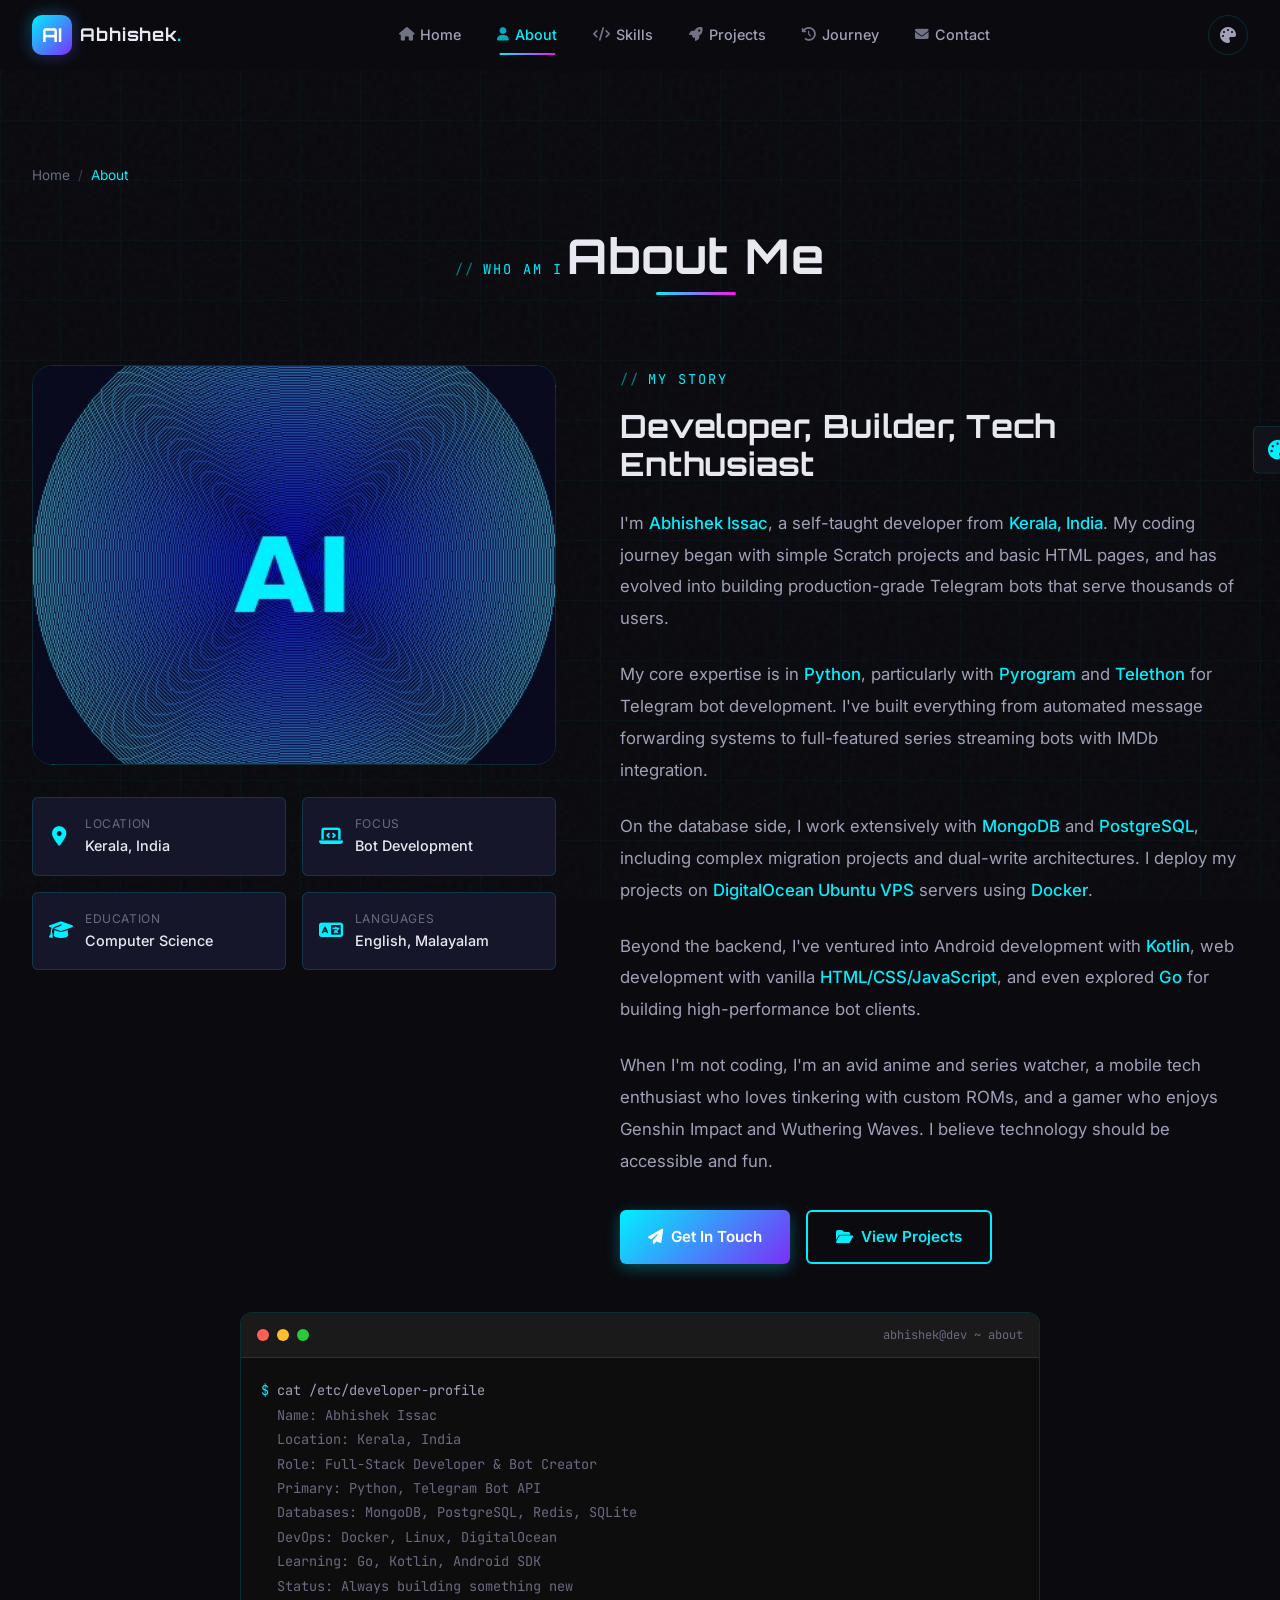
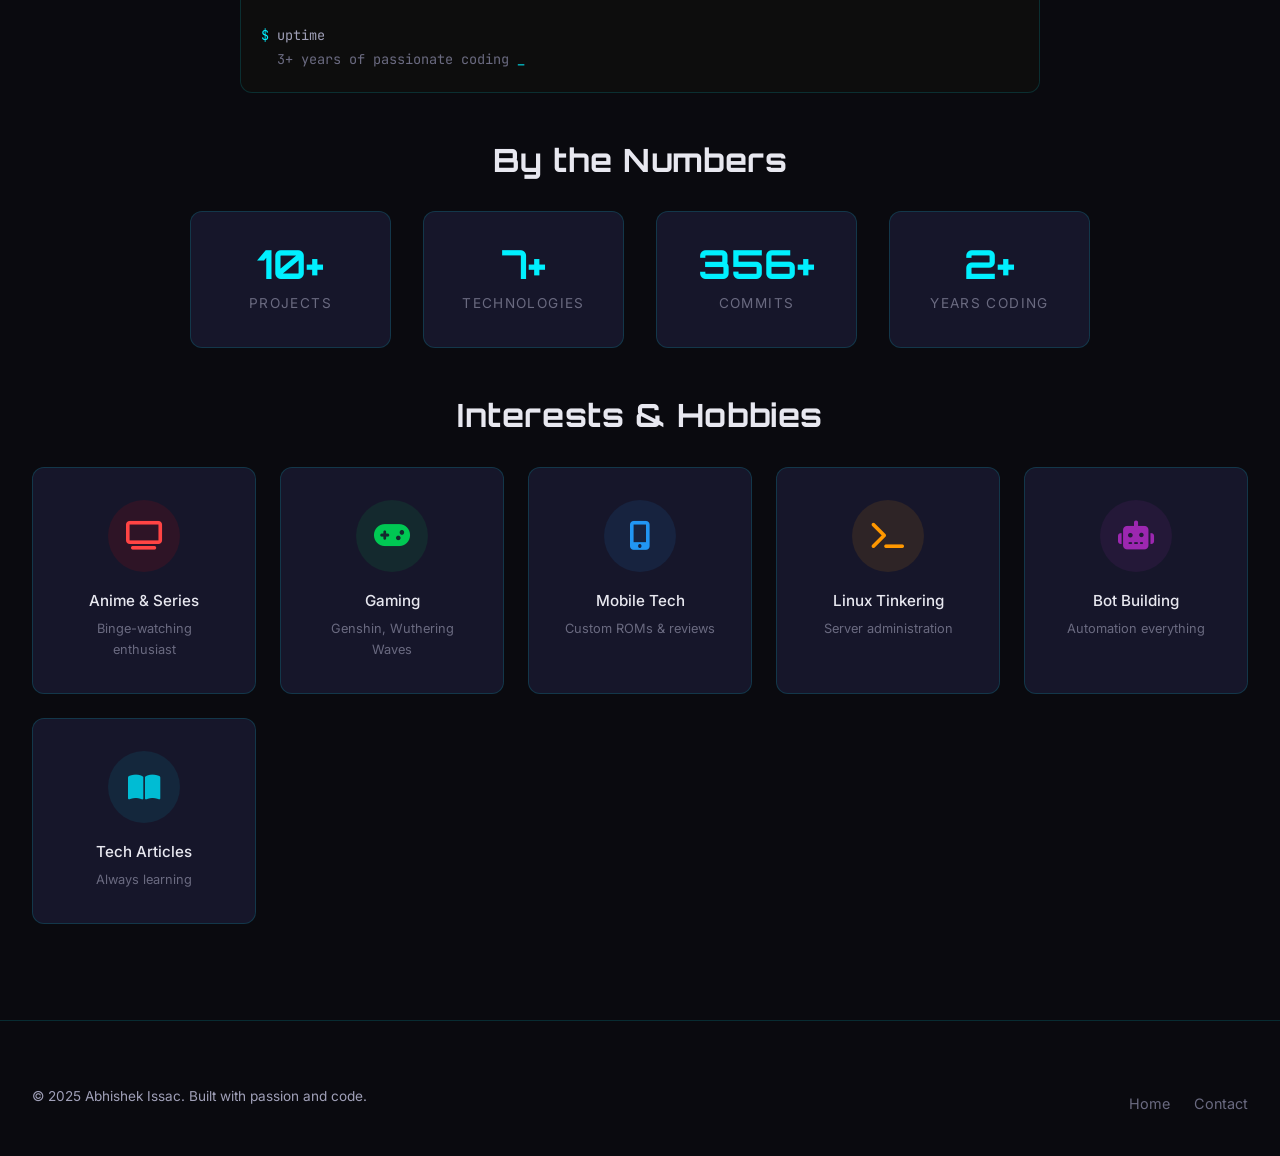
<file: about.html>
<!DOCTYPE html>
<html lang="en">
<head>
  <meta charset="UTF-8">
  <meta name="viewport" content="width=device-width, initial-scale=1.0">
  <meta name="description" content="About Abhishek Issac — Developer, Bot Creator, and Tech Enthusiast from Kerala, India.">
  <title>About — Abhishek Issac</title>

  <link rel="preconnect" href="https://fonts.googleapis.com">
  <link rel="preconnect" href="https://fonts.gstatic.com" crossorigin>
  <link href="https://fonts.googleapis.com/css2?family=Inter:wght@300;400;500;600;700;800&family=JetBrains+Mono:wght@400;500;600&family=Orbitron:wght@400;500;600;700;800;900&display=swap" rel="stylesheet">
  <link rel="stylesheet" href="https://cdnjs.cloudflare.com/ajax/libs/font-awesome/6.5.1/css/all.min.css">

  <link rel="stylesheet" href="assets/css/main.css">
  <link rel="stylesheet" href="assets/css/navigation.css">
  <link rel="stylesheet" href="assets/css/animations.css">
  <link rel="stylesheet" href="assets/css/components.css">
  <link rel="stylesheet" href="assets/css/themes.css">
  <link rel="stylesheet" href="assets/css/pages.css">
  <link rel="icon" href="favicon.ico" type="image/x-icon">
</head>
<body>
  <div class="page-transition">
    <div class="loader-ring" style="position: relative;"></div>
  </div>
  <div class="bg-grid"></div>
  <div class="noise-overlay"></div>

  <!-- Navigation -->
  <nav class="main-nav glass-dark" id="main-nav">
    <div class="nav-container">
      <a href="index.html" class="nav-logo">
        <div class="nav-logo-icon">AI</div>
        <div class="nav-logo-text">Abhishek<span>.</span></div>
      </a>
      <div class="nav-links">
        <a href="index.html" class="nav-link"><i class="fas fa-home"></i> Home</a>
        <a href="about.html" class="nav-link active"><i class="fas fa-user"></i> About</a>
        <a href="skills.html" class="nav-link"><i class="fas fa-code"></i> Skills</a>
        <a href="projects.html" class="nav-link"><i class="fas fa-rocket"></i> Projects</a>
        <a href="timeline.html" class="nav-link"><i class="fas fa-clock-rotate-left"></i> Journey</a>
        <a href="contact.html" class="nav-link"><i class="fas fa-envelope"></i> Contact</a>
      </div>
      <div class="nav-actions">
        <button class="theme-toggle" title="Switch Theme" aria-label="Switch theme"><i class="fas fa-palette"></i></button>
      </div>
      <button class="hamburger" aria-label="Toggle menu">
        <span class="hamburger-line"></span><span class="hamburger-line"></span><span class="hamburger-line"></span>
      </button>
    </div>
  </nav>

  <div class="mobile-nav-overlay"></div>
  <div class="mobile-nav">
    <div class="mobile-nav-links">
      <a href="index.html" class="mobile-nav-link"><i class="fas fa-home"></i> Home</a>
      <a href="about.html" class="mobile-nav-link active"><i class="fas fa-user"></i> About</a>
      <a href="skills.html" class="mobile-nav-link"><i class="fas fa-code"></i> Skills</a>
      <a href="projects.html" class="mobile-nav-link"><i class="fas fa-rocket"></i> Projects</a>
      <a href="timeline.html" class="mobile-nav-link"><i class="fas fa-clock-rotate-left"></i> Journey</a>
      <a href="contact.html" class="mobile-nav-link"><i class="fas fa-envelope"></i> Contact</a>
    </div>
  </div>

  <div class="container">
    <div class="breadcrumbs">
      <a href="index.html">Home</a>
      <span class="separator">/</span>
      <span class="current">About</span>
    </div>
  </div>

  <!-- About Section -->
  <section class="section" style="padding-top: var(--space-xl);">
    <div class="container">
      <div class="section-header">
        <span class="section-label animate-on-scroll">Who Am I</span>
        <h2 class="animate-on-scroll" data-delay="100">About Me</h2>
      </div>

      <div class="about-grid">
        <div class="about-image-container animate-on-scroll">
          <div class="about-image">
            <img src="images/profile.jpeg" alt="Abhishek Issac"
                 onerror="this.style.background='linear-gradient(135deg, #0a0a1a, #1a1a3e)'; this.style.display='flex'; this.style.alignItems='center'; this.style.justifyContent='center';">
            <div class="about-image-decoration"></div>
          </div>
          <div class="about-info-cards mt-xl">
            <div class="about-info-card">
              <i class="fas fa-map-marker-alt"></i>
              <div><div class="info-label">Location</div><div class="info-value">Kerala, India</div></div>
            </div>
            <div class="about-info-card">
              <i class="fas fa-laptop-code"></i>
              <div><div class="info-label">Focus</div><div class="info-value">Bot Development</div></div>
            </div>
            <div class="about-info-card">
              <i class="fas fa-graduation-cap"></i>
              <div><div class="info-label">Education</div><div class="info-value">Computer Science</div></div>
            </div>
            <div class="about-info-card">
              <i class="fas fa-language"></i>
              <div><div class="info-label">Languages</div><div class="info-value">English, Malayalam</div></div>
            </div>
          </div>
        </div>

        <div class="animate-on-scroll" data-delay="200">
          <span class="section-label">My Story</span>
          <h3 style="margin-bottom: var(--space-lg); color: var(--text-primary);">
            Developer, Builder, Tech Enthusiast
          </h3>
          <div class="about-text">
            <p>
              I'm <span class="about-highlight">Abhishek Issac</span>, a self-taught developer from
              <span class="about-highlight">Kerala, India</span>. My coding journey began with simple
              Scratch projects and basic HTML pages, and has evolved into building production-grade
              Telegram bots that serve thousands of users.
            </p>
            <p>
              My core expertise is in <span class="about-highlight">Python</span>, particularly with
              <span class="about-highlight">Pyrogram</span> and <span class="about-highlight">Telethon</span>
              for Telegram bot development. I've built everything from automated message forwarding systems
              to full-featured series streaming bots with IMDb integration.
            </p>
            <p>
              On the database side, I work extensively with <span class="about-highlight">MongoDB</span>
              and <span class="about-highlight">PostgreSQL</span>, including complex migration projects
              and dual-write architectures. I deploy my projects on
              <span class="about-highlight">DigitalOcean Ubuntu VPS</span> servers using
              <span class="about-highlight">Docker</span>.
            </p>
            <p>
              Beyond the backend, I've ventured into Android development with
              <span class="about-highlight">Kotlin</span>, web development with vanilla
              <span class="about-highlight">HTML/CSS/JavaScript</span>, and even explored
              <span class="about-highlight">Go</span> for building high-performance bot clients.
            </p>
            <p>
              When I'm not coding, I'm an avid anime and series watcher, a mobile tech enthusiast
              who loves tinkering with custom ROMs, and a gamer who enjoys Genshin Impact and
              Wuthering Waves. I believe technology should be accessible and fun.
            </p>
          </div>

          <div class="flex gap-md mt-xl flex-wrap">
            <a href="contact.html" class="btn btn-primary ripple-effect"><i class="fas fa-paper-plane"></i> Get In Touch</a>
            <a href="projects.html" class="btn btn-outline"><i class="fas fa-folder-open"></i> View Projects</a>
          </div>
        </div>
      </div>

      <!-- Terminal -->
      <div class="terminal animate-on-scroll terminal-animate mt-2xl" style="max-width: 800px; margin-left: auto; margin-right: auto;">
        <div class="terminal-header">
          <span class="terminal-dot terminal-dot--red"></span>
          <span class="terminal-dot terminal-dot--yellow"></span>
          <span class="terminal-dot terminal-dot--green"></span>
          <span class="terminal-title">abhishek@dev ~ about</span>
        </div>
        <div class="terminal-body">
          <div class="terminal-line">cat /etc/developer-profile</div>
          <div class="terminal-output">
            Name: Abhishek Issac<br>
            Location: Kerala, India<br>
            Role: Full-Stack Developer & Bot Creator<br>
            Primary: Python, Telegram Bot API<br>
            Databases: MongoDB, PostgreSQL, Redis, SQLite<br>
            DevOps: Docker, Linux, DigitalOcean<br>
            Learning: Go, Kotlin, Android SDK<br>
            Status: Always building something new
          </div>
          <br>
          <div class="terminal-line">uptime</div>
          <div class="terminal-output">3+ years of passionate coding <span class="cursor-blink" style="color: var(--primary);">_</span></div>
        </div>
      </div>

      <!-- Stats Section -->
      <div class="mt-2xl">
        <h3 class="text-center mb-xl animate-on-scroll" style="color: var(--text-primary);">By the Numbers</h3>
        <div class="grid-4 stagger-children" style="max-width: 900px; margin: 0 auto;">
          <div class="card stat-card">
            <div class="stat-number" data-count="15" data-suffix="+">0</div>
            <div class="stat-label">Projects</div>
          </div>
          <div class="card stat-card">
            <div class="stat-number" data-count="10" data-suffix="+">0</div>
            <div class="stat-label">Technologies</div>
          </div>
          <div class="card stat-card">
            <div class="stat-number" data-count="500" data-suffix="+">0</div>
            <div class="stat-label">Commits</div>
          </div>
          <div class="card stat-card">
            <div class="stat-number" data-count="3" data-suffix="+">0</div>
            <div class="stat-label">Years Coding</div>
          </div>
        </div>
      </div>

      <!-- Interests -->
      <div class="mt-2xl">
        <h3 class="text-center mb-xl animate-on-scroll" style="color: var(--text-primary);">Interests & Hobbies</h3>
        <div class="interests-grid stagger-children">
          <div class="interest-card card">
            <div class="interest-card-icon" style="background: rgba(255, 0, 0, 0.1); color: #ff4444;"><i class="fas fa-tv"></i></div>
            <div class="interest-card-title">Anime & Series</div>
            <div class="interest-card-subtitle">Binge-watching enthusiast</div>
          </div>
          <div class="interest-card card">
            <div class="interest-card-icon" style="background: rgba(0, 200, 83, 0.1); color: #00c853;"><i class="fas fa-gamepad"></i></div>
            <div class="interest-card-title">Gaming</div>
            <div class="interest-card-subtitle">Genshin, Wuthering Waves</div>
          </div>
          <div class="interest-card card">
            <div class="interest-card-icon" style="background: rgba(33, 150, 243, 0.1); color: #2196F3;"><i class="fas fa-mobile-alt"></i></div>
            <div class="interest-card-title">Mobile Tech</div>
            <div class="interest-card-subtitle">Custom ROMs & reviews</div>
          </div>
          <div class="interest-card card">
            <div class="interest-card-icon" style="background: rgba(255, 152, 0, 0.1); color: #FF9800;"><i class="fas fa-terminal"></i></div>
            <div class="interest-card-title">Linux Tinkering</div>
            <div class="interest-card-subtitle">Server administration</div>
          </div>
          <div class="interest-card card">
            <div class="interest-card-icon" style="background: rgba(156, 39, 176, 0.1); color: #9C27B0;"><i class="fas fa-robot"></i></div>
            <div class="interest-card-title">Bot Building</div>
            <div class="interest-card-subtitle">Automation everything</div>
          </div>
          <div class="interest-card card">
            <div class="interest-card-icon" style="background: rgba(0, 188, 212, 0.1); color: #00BCD4;"><i class="fas fa-book-open"></i></div>
            <div class="interest-card-title">Tech Articles</div>
            <div class="interest-card-subtitle">Always learning</div>
          </div>
        </div>
      </div>
    </div>
  </section>

  <!-- Footer -->
  <footer class="site-footer">
    <div class="container">
      <div class="footer-bottom" style="border-top: none; padding-top: 0;">
        <p>&copy; 2025 Abhishek Issac. Built with passion and code.</p>
        <div class="footer-bottom-links">
          <a href="index.html" class="footer-link">Home</a>
          <a href="contact.html" class="footer-link">Contact</a>
        </div>
      </div>
    </div>
  </footer>

  <button class="scroll-top float-element" aria-label="Scroll to top"><i class="fas fa-chevron-up"></i></button>

  <div class="theme-switcher-panel">
    <button class="theme-switcher-toggle" aria-label="Toggle theme panel"><i class="fas fa-palette"></i></button>
    <div class="theme-switcher-title">Choose Theme</div>
    <div class="theme-options">
      <button class="theme-option active" data-theme="neon"><div class="theme-option-preview theme-preview-neon"><span></span><span></span><span></span></div><span class="theme-option-name">Neon</span></button>
      <button class="theme-option" data-theme="cyberpunk"><div class="theme-option-preview theme-preview-cyberpunk"><span></span><span></span><span></span></div><span class="theme-option-name">Cyberpunk</span></button>
      <button class="theme-option" data-theme="ocean"><div class="theme-option-preview theme-preview-ocean"><span></span><span></span><span></span></div><span class="theme-option-name">Ocean</span></button>
      <button class="theme-option" data-theme="ember"><div class="theme-option-preview theme-preview-ember"><span></span><span></span><span></span></div><span class="theme-option-name">Ember</span></button>
      <button class="theme-option" data-theme="aurora"><div class="theme-option-preview theme-preview-aurora"><span></span><span></span><span></span></div><span class="theme-option-name">Aurora</span></button>
      <button class="theme-option" data-theme="matrix"><div class="theme-option-preview theme-preview-matrix"><span></span><span></span><span></span></div><span class="theme-option-name">Matrix</span></button>
    </div>
  </div>

  <script src="assets/js/particles.js"></script>
  <script src="assets/js/main.js"></script>
  <script src="assets/js/effects.js"></script>
</body>
</html>
</file>
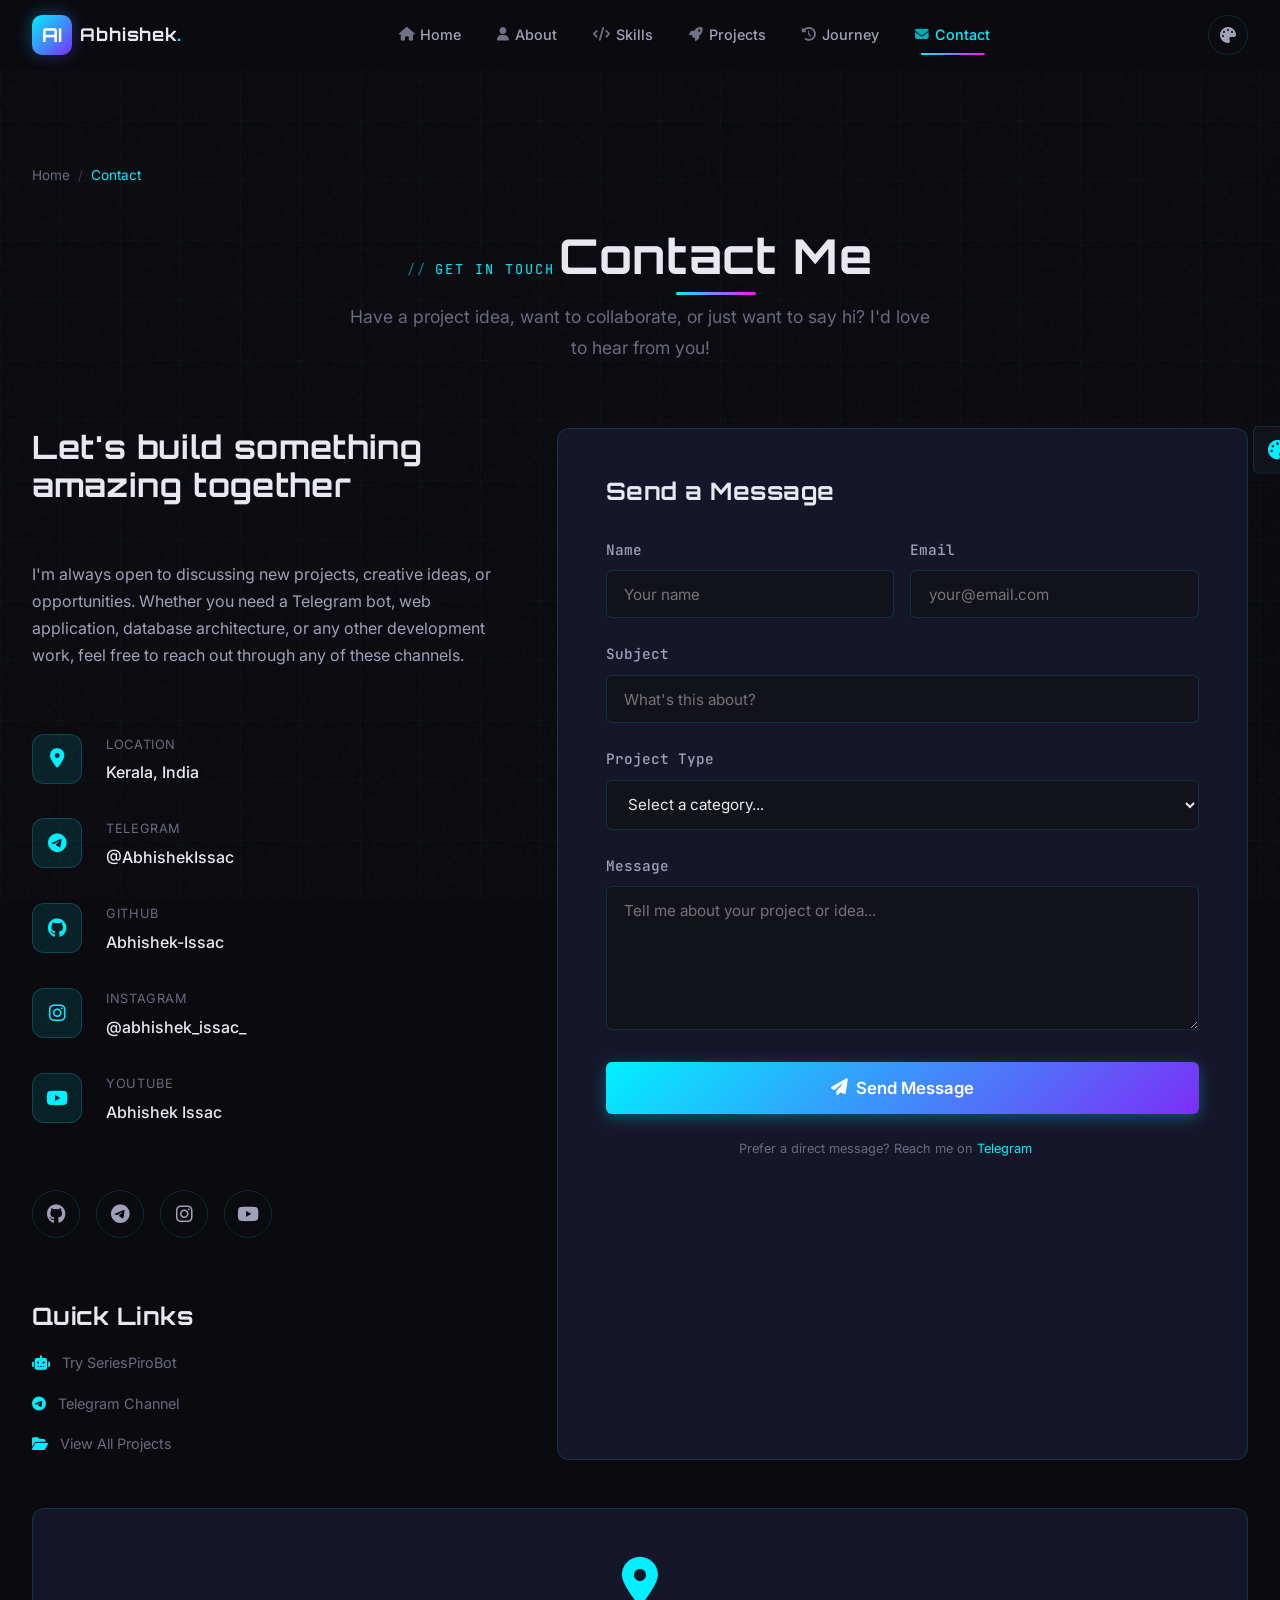
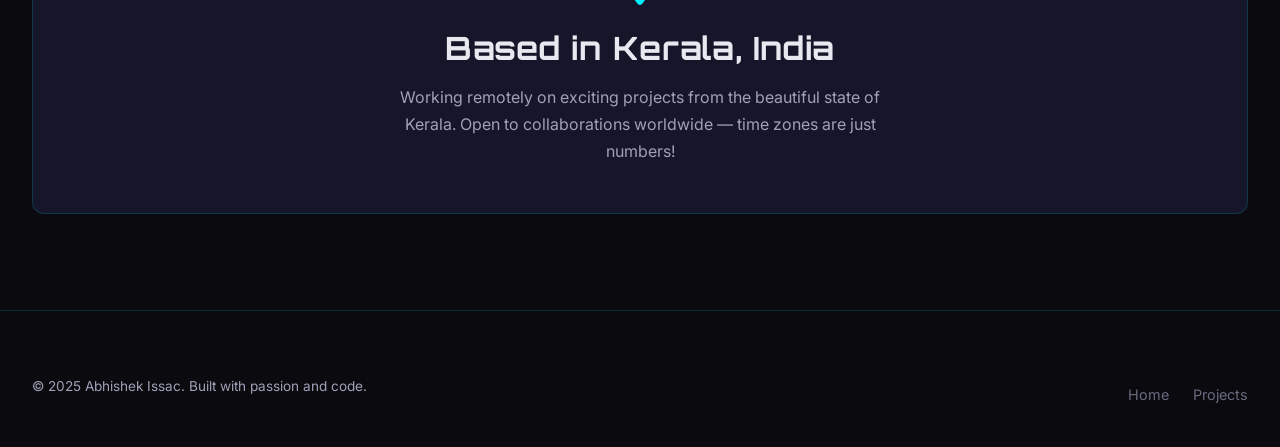
<file: contact.html>
<!DOCTYPE html>
<html lang="en">
<head>
  <meta charset="UTF-8">
  <meta name="viewport" content="width=device-width, initial-scale=1.0">
  <meta name="description" content="Contact Abhishek Issac — Get in touch via Telegram, GitHub, Instagram, or the contact form.">
  <title>Contact — Abhishek Issac</title>

  <link rel="preconnect" href="https://fonts.googleapis.com">
  <link rel="preconnect" href="https://fonts.gstatic.com" crossorigin>
  <link href="https://fonts.googleapis.com/css2?family=Inter:wght@300;400;500;600;700;800&family=JetBrains+Mono:wght@400;500;600&family=Orbitron:wght@400;500;600;700;800;900&display=swap" rel="stylesheet">
  <link rel="stylesheet" href="https://cdnjs.cloudflare.com/ajax/libs/font-awesome/6.5.1/css/all.min.css">

  <link rel="stylesheet" href="assets/css/main.css">
  <link rel="stylesheet" href="assets/css/navigation.css">
  <link rel="stylesheet" href="assets/css/animations.css">
  <link rel="stylesheet" href="assets/css/components.css">
  <link rel="stylesheet" href="assets/css/themes.css">
  <link rel="stylesheet" href="assets/css/pages.css">
  <link rel="icon" href="favicon.ico" type="image/x-icon">
</head>
<body>
  <div class="page-transition"><div class="loader-ring" style="position: relative;"></div></div>
  <div class="bg-grid"></div>
  <div class="noise-overlay"></div>

  <nav class="main-nav glass-dark" id="main-nav">
    <div class="nav-container">
      <a href="index.html" class="nav-logo">
        <div class="nav-logo-icon">AI</div>
        <div class="nav-logo-text">Abhishek<span>.</span></div>
      </a>
      <div class="nav-links">
        <a href="index.html" class="nav-link"><i class="fas fa-home"></i> Home</a>
        <a href="about.html" class="nav-link"><i class="fas fa-user"></i> About</a>
        <a href="skills.html" class="nav-link"><i class="fas fa-code"></i> Skills</a>
        <a href="projects.html" class="nav-link"><i class="fas fa-rocket"></i> Projects</a>
        <a href="timeline.html" class="nav-link"><i class="fas fa-clock-rotate-left"></i> Journey</a>
        <a href="contact.html" class="nav-link active"><i class="fas fa-envelope"></i> Contact</a>
      </div>
      <div class="nav-actions">
        <button class="theme-toggle" title="Switch Theme" aria-label="Switch theme"><i class="fas fa-palette"></i></button>
      </div>
      <button class="hamburger" aria-label="Toggle menu">
        <span class="hamburger-line"></span><span class="hamburger-line"></span><span class="hamburger-line"></span>
      </button>
    </div>
  </nav>

  <div class="mobile-nav-overlay"></div>
  <div class="mobile-nav">
    <div class="mobile-nav-links">
      <a href="index.html" class="mobile-nav-link"><i class="fas fa-home"></i> Home</a>
      <a href="about.html" class="mobile-nav-link"><i class="fas fa-user"></i> About</a>
      <a href="skills.html" class="mobile-nav-link"><i class="fas fa-code"></i> Skills</a>
      <a href="projects.html" class="mobile-nav-link"><i class="fas fa-rocket"></i> Projects</a>
      <a href="timeline.html" class="mobile-nav-link"><i class="fas fa-clock-rotate-left"></i> Journey</a>
      <a href="contact.html" class="mobile-nav-link active"><i class="fas fa-envelope"></i> Contact</a>
    </div>
  </div>

  <div class="container">
    <div class="breadcrumbs">
      <a href="index.html">Home</a>
      <span class="separator">/</span>
      <span class="current">Contact</span>
    </div>
  </div>

  <section class="section" style="padding-top: var(--space-xl);">
    <div class="container">
      <div class="section-header">
        <span class="section-label animate-on-scroll">Get In Touch</span>
        <h2 class="animate-on-scroll" data-delay="100">Contact Me</h2>
        <p class="animate-on-scroll" data-delay="200">
          Have a project idea, want to collaborate, or just want to say hi? I'd love to hear from you!
        </p>
      </div>

      <div class="contact-grid">
        <div class="contact-info animate-on-scroll">
          <h3 style="color: var(--text-primary); margin-bottom: var(--space-lg);">
            Let's build something amazing together
          </h3>
          <p style="max-width: none; margin-bottom: var(--space-xl);">
            I'm always open to discussing new projects, creative ideas, or opportunities.
            Whether you need a Telegram bot, web application, database architecture, or
            any other development work, feel free to reach out through any of these channels.
          </p>

          <div class="contact-item">
            <div class="contact-item-icon"><i class="fas fa-map-marker-alt"></i></div>
            <div><div class="contact-item-label">Location</div><div class="contact-item-value">Kerala, India</div></div>
          </div>

          <div class="contact-item">
            <div class="contact-item-icon"><i class="fab fa-telegram"></i></div>
            <div>
              <div class="contact-item-label">Telegram</div>
              <div class="contact-item-value"><a href="https://t.me/AbhishekIssac" target="_blank" rel="noopener">@AbhishekIssac</a></div>
            </div>
          </div>

          <div class="contact-item">
            <div class="contact-item-icon"><i class="fab fa-github"></i></div>
            <div>
              <div class="contact-item-label">GitHub</div>
              <div class="contact-item-value"><a href="https://github.com/Abhishek-Issac" target="_blank" rel="noopener">Abhishek-Issac</a></div>
            </div>
          </div>

          <div class="contact-item">
            <div class="contact-item-icon"><i class="fab fa-instagram"></i></div>
            <div>
              <div class="contact-item-label">Instagram</div>
              <div class="contact-item-value"><a href="https://instagram.com/abhishek_issac_" target="_blank" rel="noopener">@abhishek_issac_</a></div>
            </div>
          </div>

          <div class="contact-item">
            <div class="contact-item-icon"><i class="fab fa-youtube"></i></div>
            <div>
              <div class="contact-item-label">YouTube</div>
              <div class="contact-item-value"><a href="https://youtube.com/channel/UCf_dVNrilcT0V2R--HbYpMA" target="_blank" rel="noopener">Abhishek Issac</a></div>
            </div>
          </div>

          <div class="contact-socials" style="margin-top: var(--space-xl);">
            <a href="https://github.com/Abhishek-Issac" target="_blank" rel="noopener" class="social-link github"><i class="fab fa-github"></i></a>
            <a href="https://t.me/AbhishekIssac" target="_blank" rel="noopener" class="social-link telegram"><i class="fab fa-telegram"></i></a>
            <a href="https://instagram.com/abhishek_issac_" target="_blank" rel="noopener" class="social-link instagram"><i class="fab fa-instagram"></i></a>
            <a href="https://youtube.com/channel/UCf_dVNrilcT0V2R--HbYpMA" target="_blank" rel="noopener" class="social-link youtube"><i class="fab fa-youtube"></i></a>
          </div>

          <!-- Quick Links -->
          <div class="mt-xl">
            <h4 style="color: var(--text-primary); margin-bottom: var(--space-md);">Quick Links</h4>
            <div style="display: flex; flex-direction: column; gap: var(--space-sm);">
              <a href="https://t.me/SeriesPiroBot" target="_blank" rel="noopener" class="footer-link"><i class="fas fa-robot" style="margin-right: 8px; color: var(--primary);"></i> Try SeriesPiroBot</a>
              <a href="https://t.me/AbhishekSflix" target="_blank" rel="noopener" class="footer-link"><i class="fab fa-telegram" style="margin-right: 8px; color: var(--primary);"></i> Telegram Channel</a>
              <a href="projects.html" class="footer-link"><i class="fas fa-folder-open" style="margin-right: 8px; color: var(--primary);"></i> View All Projects</a>
            </div>
          </div>
        </div>

        <div class="card contact-form animate-on-scroll" data-delay="200">
          <h4 style="color: var(--text-primary); margin-bottom: var(--space-xl);">Send a Message</h4>
          <form id="contact-form">
            <div class="form-row">
              <div class="form-group">
                <label for="name" class="form-label">Name</label>
                <input type="text" id="name" name="name" class="form-input" placeholder="Your name" required>
              </div>
              <div class="form-group">
                <label for="email" class="form-label">Email</label>
                <input type="email" id="email" name="email" class="form-input" placeholder="your@email.com" required>
              </div>
            </div>
            <div class="form-group">
              <label for="subject" class="form-label">Subject</label>
              <input type="text" id="subject" name="subject" class="form-input" placeholder="What's this about?">
            </div>
            <div class="form-group">
              <label for="project-type" class="form-label">Project Type</label>
              <select id="project-type" name="project-type" class="form-input" style="cursor: pointer;">
                <option value="">Select a category...</option>
                <option value="telegram-bot">Telegram Bot</option>
                <option value="web-app">Web Application</option>
                <option value="database">Database Architecture</option>
                <option value="devops">DevOps / Server Setup</option>
                <option value="collaboration">Open Source Collaboration</option>
                <option value="other">Other</option>
              </select>
            </div>
            <div class="form-group">
              <label for="message" class="form-label">Message</label>
              <textarea id="message" name="message" class="form-textarea" placeholder="Tell me about your project or idea..." rows="6" required></textarea>
            </div>
            <button type="submit" class="btn btn-primary btn-lg w-full ripple-effect" style="justify-content: center;">
              <i class="fas fa-paper-plane"></i> Send Message
            </button>
          </form>
          <p style="font-size: 0.8rem; color: var(--text-muted); margin-top: var(--space-lg); text-align: center;">
            Prefer a direct message? Reach me on <a href="https://t.me/AbhishekIssac" target="_blank" rel="noopener" style="color: var(--primary);">Telegram</a>
          </p>
        </div>
      </div>

      <!-- Map Area -->
      <div class="mt-2xl animate-on-scroll">
        <div class="card" style="padding: var(--space-2xl); text-align: center;">
          <i class="fas fa-map-marker-alt" style="font-size: 3rem; color: var(--primary); margin-bottom: var(--space-lg);"></i>
          <h3 style="color: var(--text-primary); margin-bottom: var(--space-md);">Based in Kerala, India</h3>
          <p style="max-width: 500px; margin: 0 auto;">
            Working remotely on exciting projects from the beautiful state of Kerala.
            Open to collaborations worldwide &mdash; time zones are just numbers!
          </p>
        </div>
      </div>
    </div>
  </section>

  <footer class="site-footer">
    <div class="container">
      <div class="footer-bottom" style="border-top: none; padding-top: 0;">
        <p>&copy; 2025 Abhishek Issac. Built with passion and code.</p>
        <div class="footer-bottom-links">
          <a href="index.html" class="footer-link">Home</a>
          <a href="projects.html" class="footer-link">Projects</a>
        </div>
      </div>
    </div>
  </footer>

  <button class="scroll-top float-element" aria-label="Scroll to top"><i class="fas fa-chevron-up"></i></button>

  <div class="theme-switcher-panel">
    <button class="theme-switcher-toggle" aria-label="Toggle theme panel"><i class="fas fa-palette"></i></button>
    <div class="theme-switcher-title">Choose Theme</div>
    <div class="theme-options">
      <button class="theme-option active" data-theme="neon"><div class="theme-option-preview theme-preview-neon"><span></span><span></span><span></span></div><span class="theme-option-name">Neon</span></button>
      <button class="theme-option" data-theme="cyberpunk"><div class="theme-option-preview theme-preview-cyberpunk"><span></span><span></span><span></span></div><span class="theme-option-name">Cyberpunk</span></button>
      <button class="theme-option" data-theme="ocean"><div class="theme-option-preview theme-preview-ocean"><span></span><span></span><span></span></div><span class="theme-option-name">Ocean</span></button>
      <button class="theme-option" data-theme="ember"><div class="theme-option-preview theme-preview-ember"><span></span><span></span><span></span></div><span class="theme-option-name">Ember</span></button>
      <button class="theme-option" data-theme="aurora"><div class="theme-option-preview theme-preview-aurora"><span></span><span></span><span></span></div><span class="theme-option-name">Aurora</span></button>
      <button class="theme-option" data-theme="matrix"><div class="theme-option-preview theme-preview-matrix"><span></span><span></span><span></span></div><span class="theme-option-name">Matrix</span></button>
    </div>
  </div>

  <script src="assets/js/particles.js"></script>
  <script src="assets/js/main.js"></script>
  <script src="assets/js/effects.js"></script>
</body>
</html>
</file>
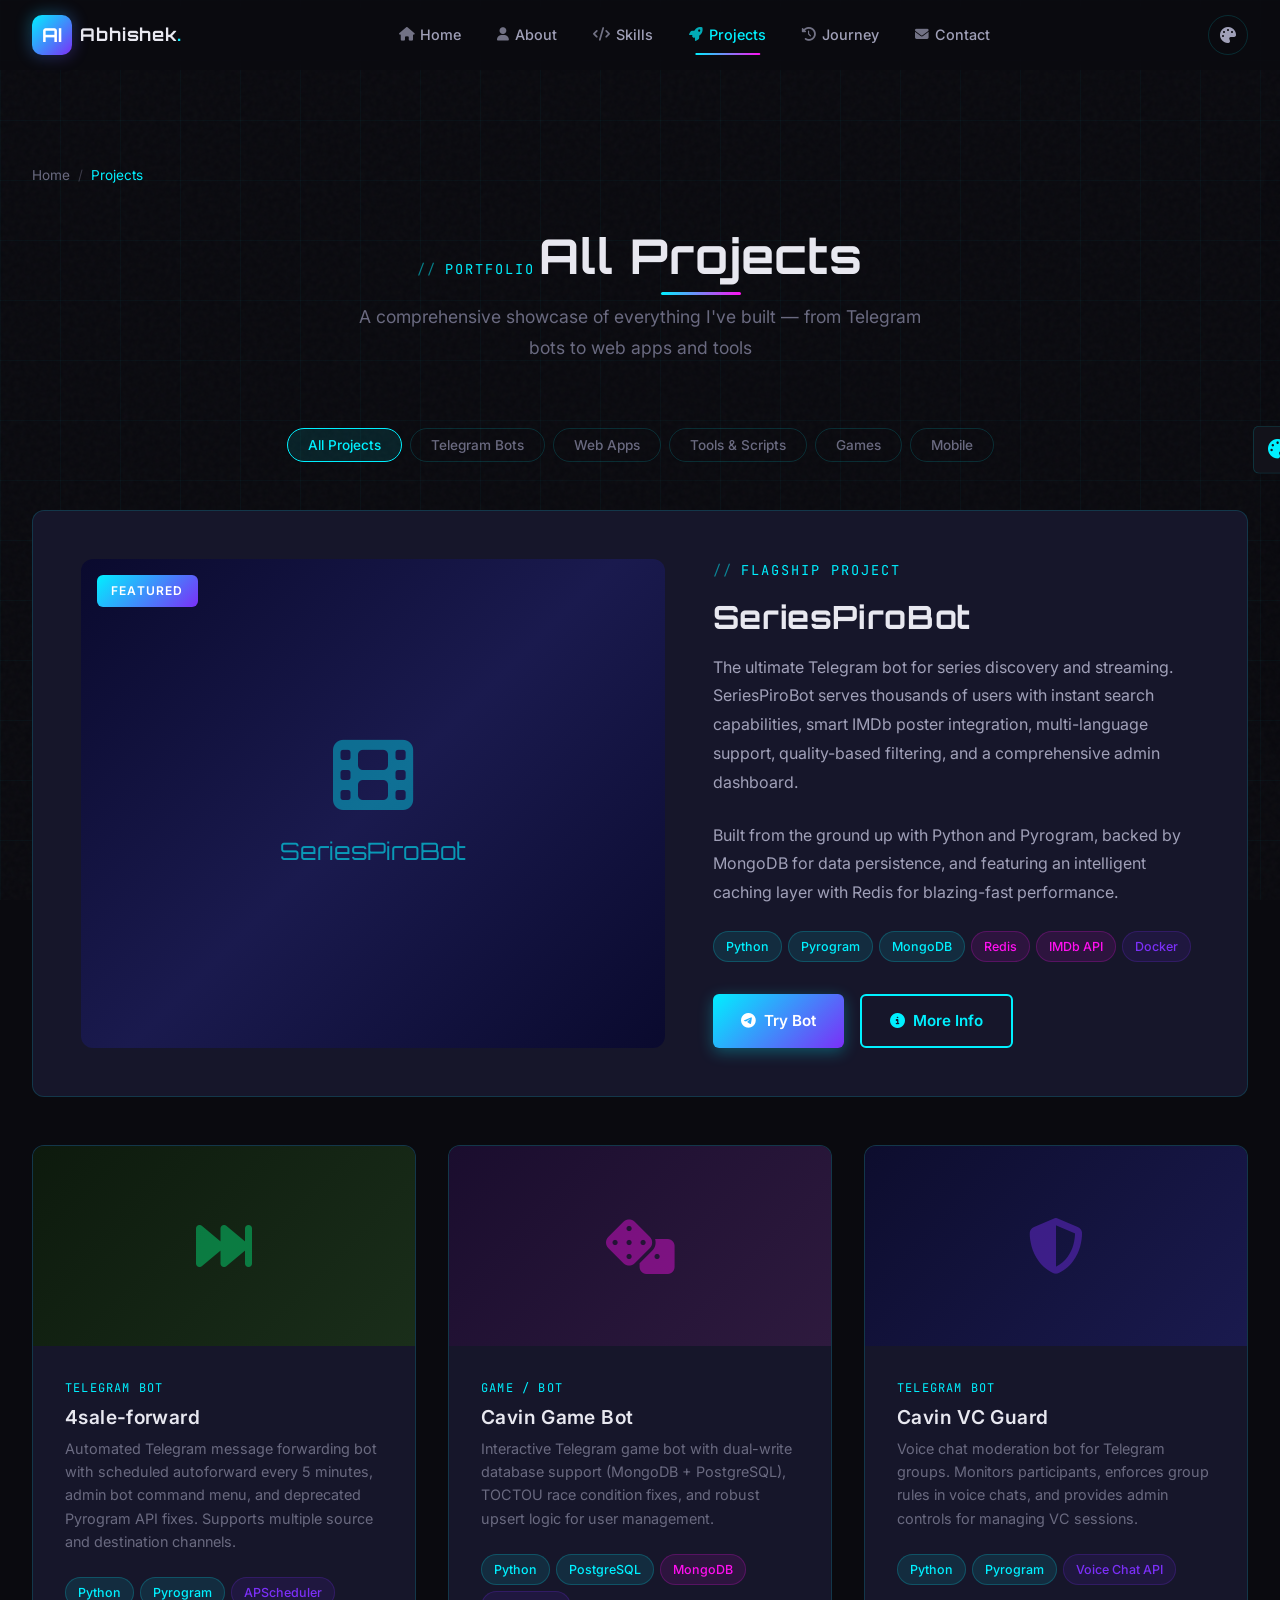
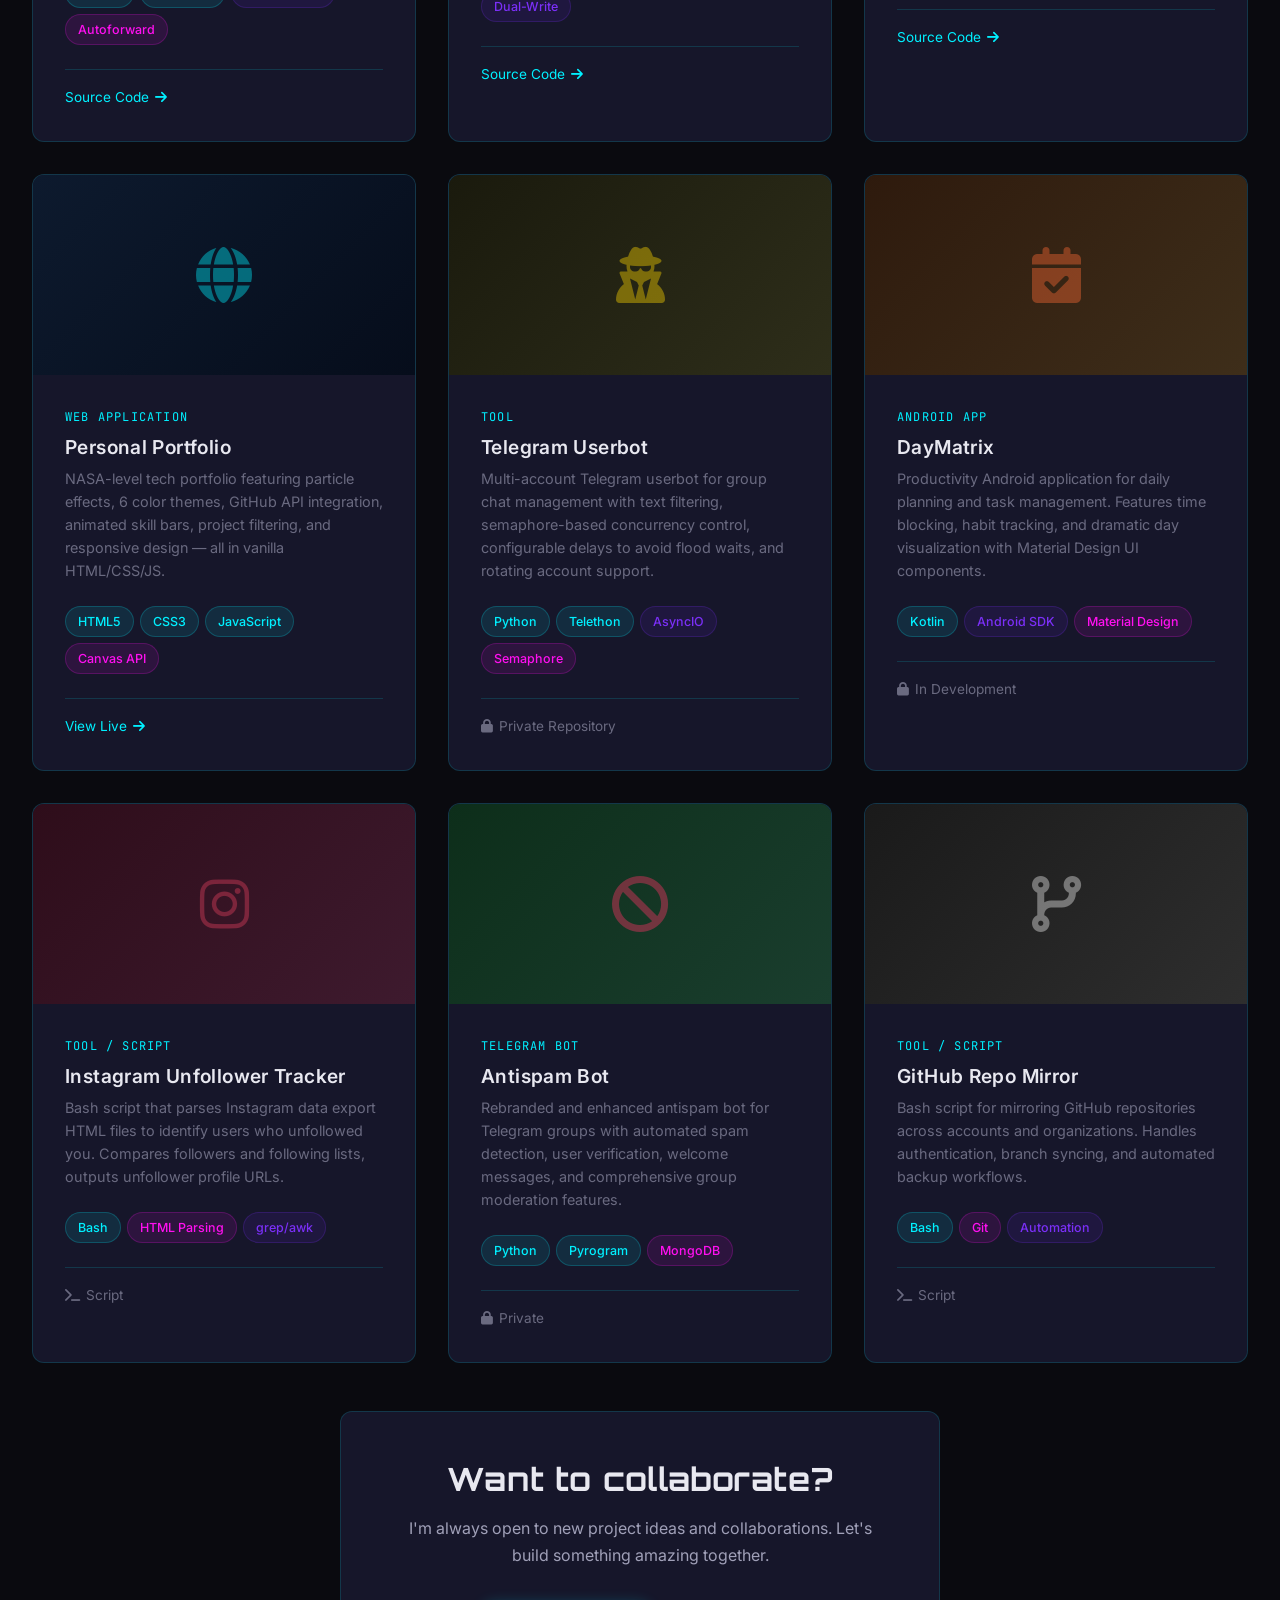
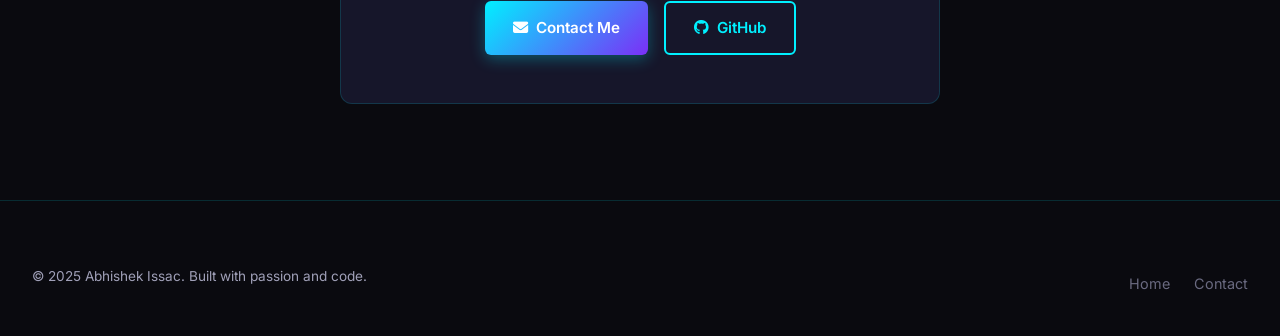
<file: projects.html>
<!DOCTYPE html>
<html lang="en">
<head>
  <meta charset="UTF-8">
  <meta name="viewport" content="width=device-width, initial-scale=1.0">
  <meta name="description" content="Projects by Abhishek Issac — Telegram Bots, Web Apps, Android Apps, and Open Source tools.">
  <title>Projects — Abhishek Issac</title>

  <link rel="preconnect" href="https://fonts.googleapis.com">
  <link rel="preconnect" href="https://fonts.gstatic.com" crossorigin>
  <link href="https://fonts.googleapis.com/css2?family=Inter:wght@300;400;500;600;700;800&family=JetBrains+Mono:wght@400;500;600&family=Orbitron:wght@400;500;600;700;800;900&display=swap" rel="stylesheet">
  <link rel="stylesheet" href="https://cdnjs.cloudflare.com/ajax/libs/font-awesome/6.5.1/css/all.min.css">

  <link rel="stylesheet" href="assets/css/main.css">
  <link rel="stylesheet" href="assets/css/navigation.css">
  <link rel="stylesheet" href="assets/css/animations.css">
  <link rel="stylesheet" href="assets/css/components.css">
  <link rel="stylesheet" href="assets/css/themes.css">
  <link rel="stylesheet" href="assets/css/pages.css">
  <link rel="icon" href="favicon.ico" type="image/x-icon">
</head>
<body>
  <div class="page-transition">
    <div class="loader-ring" style="position: relative;"></div>
  </div>
  <div class="bg-grid"></div>
  <div class="noise-overlay"></div>

  <!-- Navigation -->
  <nav class="main-nav glass-dark" id="main-nav">
    <div class="nav-container">
      <a href="index.html" class="nav-logo">
        <div class="nav-logo-icon">AI</div>
        <div class="nav-logo-text">Abhishek<span>.</span></div>
      </a>
      <div class="nav-links">
        <a href="index.html" class="nav-link"><i class="fas fa-home"></i> Home</a>
        <a href="about.html" class="nav-link"><i class="fas fa-user"></i> About</a>
        <a href="skills.html" class="nav-link"><i class="fas fa-code"></i> Skills</a>
        <a href="projects.html" class="nav-link active"><i class="fas fa-rocket"></i> Projects</a>
        <a href="timeline.html" class="nav-link"><i class="fas fa-clock-rotate-left"></i> Journey</a>
        <a href="contact.html" class="nav-link"><i class="fas fa-envelope"></i> Contact</a>
      </div>
      <div class="nav-actions">
        <button class="theme-toggle" title="Switch Theme" aria-label="Switch theme">
          <i class="fas fa-palette"></i>
        </button>
      </div>
      <button class="hamburger" aria-label="Toggle menu">
        <span class="hamburger-line"></span>
        <span class="hamburger-line"></span>
        <span class="hamburger-line"></span>
      </button>
    </div>
  </nav>

  <div class="mobile-nav-overlay"></div>
  <div class="mobile-nav">
    <div class="mobile-nav-links">
      <a href="index.html" class="mobile-nav-link"><i class="fas fa-home"></i> Home</a>
      <a href="about.html" class="mobile-nav-link"><i class="fas fa-user"></i> About</a>
      <a href="skills.html" class="mobile-nav-link"><i class="fas fa-code"></i> Skills</a>
      <a href="projects.html" class="mobile-nav-link active"><i class="fas fa-rocket"></i> Projects</a>
      <a href="timeline.html" class="mobile-nav-link"><i class="fas fa-clock-rotate-left"></i> Journey</a>
      <a href="contact.html" class="mobile-nav-link"><i class="fas fa-envelope"></i> Contact</a>
    </div>
  </div>

  <!-- Breadcrumbs -->
  <div class="container">
    <div class="breadcrumbs">
      <a href="index.html">Home</a>
      <span class="separator">/</span>
      <span class="current">Projects</span>
    </div>
  </div>

  <!-- Page Header -->
  <section class="section" style="padding-top: var(--space-xl);">
    <div class="container">
      <div class="section-header">
        <span class="section-label animate-on-scroll">Portfolio</span>
        <h2 class="animate-on-scroll" data-delay="100">All Projects</h2>
        <p class="animate-on-scroll" data-delay="200">
          A comprehensive showcase of everything I've built &mdash; from Telegram bots to web apps and tools
        </p>
      </div>

      <!-- Filter -->
      <div class="projects-filter animate-on-scroll" data-delay="300">
        <button class="filter-btn active" data-filter="all">All Projects</button>
        <button class="filter-btn" data-filter="bot">Telegram Bots</button>
        <button class="filter-btn" data-filter="web">Web Apps</button>
        <button class="filter-btn" data-filter="tool">Tools & Scripts</button>
        <button class="filter-btn" data-filter="game">Games</button>
        <button class="filter-btn" data-filter="mobile">Mobile</button>
      </div>

      <!-- Featured Project -->
      <div class="card featured-project animate-on-scroll" data-delay="100">
        <div class="featured-project-image">
          <div style="width: 100%; height: 100%; min-height: 350px; background: linear-gradient(135deg, #0a0a2e 0%, #1a1a4e 50%, #0a0a2e 100%); display: flex; align-items: center; justify-content: center; flex-direction: column; gap: 1rem;">
            <i class="fas fa-film" style="font-size: 5rem; color: var(--primary); opacity: 0.4;"></i>
            <span style="font-family: var(--font-display); font-size: 1.5rem; color: var(--primary); opacity: 0.6;">SeriesPiroBot</span>
          </div>
          <div class="featured-project-badge">Featured</div>
        </div>
        <div class="featured-project-content">
          <span class="section-label">Flagship Project</span>
          <h3 style="color: var(--text-primary); margin-bottom: var(--space-md);">SeriesPiroBot</h3>
          <p style="color: var(--text-secondary); line-height: 1.8; margin-bottom: var(--space-lg);">
            The ultimate Telegram bot for series discovery and streaming. SeriesPiroBot serves thousands
            of users with instant search capabilities, smart IMDb poster integration, multi-language support,
            quality-based filtering, and a comprehensive admin dashboard.
          </p>
          <p style="color: var(--text-secondary); line-height: 1.8; margin-bottom: var(--space-lg);">
            Built from the ground up with Python and Pyrogram, backed by MongoDB for data persistence,
            and featuring an intelligent caching layer with Redis for blazing-fast performance.
          </p>
          <div style="display: flex; flex-wrap: wrap; gap: 6px; margin-bottom: var(--space-xl);">
            <span class="tag">Python</span>
            <span class="tag">Pyrogram</span>
            <span class="tag">MongoDB</span>
            <span class="tag tag-secondary">Redis</span>
            <span class="tag tag-secondary">IMDb API</span>
            <span class="tag tag-accent">Docker</span>
          </div>
          <div style="display: flex; gap: var(--space-md); flex-wrap: wrap;">
            <a href="https://t.me/SeriesPiroBot" target="_blank" rel="noopener" class="btn btn-primary">
              <i class="fab fa-telegram"></i> Try Bot
            </a>
            <a href="https://t.me/AbhishekSflix" target="_blank" rel="noopener" class="btn btn-outline">
              <i class="fas fa-info-circle"></i> More Info
            </a>
          </div>
        </div>
      </div>

      <!-- All Projects Grid -->
      <div class="projects-grid" style="margin-top: var(--space-2xl);">
        <!-- 4sale-forward -->
        <div class="project-card animate-on-scroll" data-category="bot" data-delay="100">
          <div class="project-card-image">
            <div style="width: 100%; height: 100%; background: linear-gradient(135deg, #0d1a0d 0%, #1a2e1a 100%); display: flex; align-items: center; justify-content: center;">
              <i class="fas fa-forward-fast" style="font-size: 3.5rem; color: #00ff88; opacity: 0.4;"></i>
            </div>
            <div class="project-card-overlay">
              <a href="https://github.com/Abhishek-Issac/4sale-forward" target="_blank" rel="noopener" class="project-overlay-btn"><i class="fab fa-github"></i></a>
            </div>
          </div>
          <div class="project-card-body">
            <div class="project-card-category">Telegram Bot</div>
            <h4 class="project-card-title">4sale-forward</h4>
            <p class="project-card-description">
              Automated Telegram message forwarding bot with scheduled autoforward every 5 minutes,
              admin bot command menu, and deprecated Pyrogram API fixes.
              Supports multiple source and destination channels.
            </p>
            <div class="project-card-tags">
              <span class="tag">Python</span>
              <span class="tag">Pyrogram</span>
              <span class="tag tag-accent">APScheduler</span>
              <span class="tag tag-secondary">Autoforward</span>
            </div>
            <div class="project-card-footer">
              <a href="https://github.com/Abhishek-Issac/4sale-forward" target="_blank" rel="noopener" class="project-card-link">
                Source Code <i class="fas fa-arrow-right"></i>
              </a>
            </div>
          </div>
        </div>

        <!-- Cavin-Game -->
        <div class="project-card animate-on-scroll" data-category="game" data-delay="200">
          <div class="project-card-image">
            <div style="width: 100%; height: 100%; background: linear-gradient(135deg, #1a0d2e 0%, #2e1a3e 100%); display: flex; align-items: center; justify-content: center;">
              <i class="fas fa-dice" style="font-size: 3.5rem; color: #ff10f0; opacity: 0.4;"></i>
            </div>
            <div class="project-card-overlay">
              <a href="https://github.com/Abhishek-Issac/Cavin-Game" target="_blank" rel="noopener" class="project-overlay-btn"><i class="fab fa-github"></i></a>
            </div>
          </div>
          <div class="project-card-body">
            <div class="project-card-category">Game / Bot</div>
            <h4 class="project-card-title">Cavin Game Bot</h4>
            <p class="project-card-description">
              Interactive Telegram game bot with dual-write database support (MongoDB + PostgreSQL),
              TOCTOU race condition fixes, and robust upsert logic for user management.
            </p>
            <div class="project-card-tags">
              <span class="tag">Python</span>
              <span class="tag">PostgreSQL</span>
              <span class="tag tag-secondary">MongoDB</span>
              <span class="tag tag-accent">Dual-Write</span>
            </div>
            <div class="project-card-footer">
              <a href="https://github.com/Abhishek-Issac/Cavin-Game" target="_blank" rel="noopener" class="project-card-link">
                Source Code <i class="fas fa-arrow-right"></i>
              </a>
            </div>
          </div>
        </div>

        <!-- Cavin-vcguard -->
        <div class="project-card animate-on-scroll" data-category="bot" data-delay="300">
          <div class="project-card-image">
            <div style="width: 100%; height: 100%; background: linear-gradient(135deg, #0d0d2e 0%, #1a1a4e 100%); display: flex; align-items: center; justify-content: center;">
              <i class="fas fa-shield-halved" style="font-size: 3.5rem; color: #7b2ff7; opacity: 0.4;"></i>
            </div>
            <div class="project-card-overlay">
              <a href="https://github.com/Abhishek-Issac/Cavin-vcguard" target="_blank" rel="noopener" class="project-overlay-btn"><i class="fab fa-github"></i></a>
            </div>
          </div>
          <div class="project-card-body">
            <div class="project-card-category">Telegram Bot</div>
            <h4 class="project-card-title">Cavin VC Guard</h4>
            <p class="project-card-description">
              Voice chat moderation bot for Telegram groups. Monitors participants,
              enforces group rules in voice chats, and provides admin controls
              for managing VC sessions.
            </p>
            <div class="project-card-tags">
              <span class="tag">Python</span>
              <span class="tag">Pyrogram</span>
              <span class="tag tag-accent">Voice Chat API</span>
            </div>
            <div class="project-card-footer">
              <a href="https://github.com/Abhishek-Issac/Cavin-vcguard" target="_blank" rel="noopener" class="project-card-link">
                Source Code <i class="fas fa-arrow-right"></i>
              </a>
            </div>
          </div>
        </div>

        <!-- Portfolio -->
        <div class="project-card animate-on-scroll" data-category="web" data-delay="400">
          <div class="project-card-image">
            <div style="width: 100%; height: 100%; background: linear-gradient(135deg, #0d1a2e 0%, #060d1b 100%); display: flex; align-items: center; justify-content: center;">
              <i class="fas fa-globe" style="font-size: 3.5rem; color: #00f0ff; opacity: 0.4;"></i>
            </div>
            <div class="project-card-overlay">
              <a href="https://abhishek-issac.github.io" target="_blank" rel="noopener" class="project-overlay-btn"><i class="fas fa-external-link-alt"></i></a>
              <a href="https://github.com/Abhishek-Issac/Abhishek-Issac.github.io" target="_blank" rel="noopener" class="project-overlay-btn"><i class="fab fa-github"></i></a>
            </div>
          </div>
          <div class="project-card-body">
            <div class="project-card-category">Web Application</div>
            <h4 class="project-card-title">Personal Portfolio</h4>
            <p class="project-card-description">
              NASA-level tech portfolio featuring particle effects, 6 color themes,
              GitHub API integration, animated skill bars, project filtering,
              and responsive design &mdash; all in vanilla HTML/CSS/JS.
            </p>
            <div class="project-card-tags">
              <span class="tag">HTML5</span>
              <span class="tag">CSS3</span>
              <span class="tag">JavaScript</span>
              <span class="tag tag-secondary">Canvas API</span>
            </div>
            <div class="project-card-footer">
              <a href="https://abhishek-issac.github.io" target="_blank" rel="noopener" class="project-card-link">
                View Live <i class="fas fa-arrow-right"></i>
              </a>
            </div>
          </div>
        </div>

        <!-- Userbot -->
        <div class="project-card animate-on-scroll" data-category="tool" data-delay="500">
          <div class="project-card-image">
            <div style="width: 100%; height: 100%; background: linear-gradient(135deg, #1a1a0d 0%, #2e2e1a 100%); display: flex; align-items: center; justify-content: center;">
              <i class="fas fa-user-secret" style="font-size: 3.5rem; color: #ffd700; opacity: 0.4;"></i>
            </div>
          </div>
          <div class="project-card-body">
            <div class="project-card-category">Tool</div>
            <h4 class="project-card-title">Telegram Userbot</h4>
            <p class="project-card-description">
              Multi-account Telegram userbot for group chat management with text filtering,
              semaphore-based concurrency control, configurable delays to avoid flood waits,
              and rotating account support.
            </p>
            <div class="project-card-tags">
              <span class="tag">Python</span>
              <span class="tag">Telethon</span>
              <span class="tag tag-accent">AsyncIO</span>
              <span class="tag tag-secondary">Semaphore</span>
            </div>
            <div class="project-card-footer">
              <span class="project-card-link" style="color: var(--text-muted);">
                <i class="fas fa-lock"></i> Private Repository
              </span>
            </div>
          </div>
        </div>

        <!-- DayMatrix -->
        <div class="project-card animate-on-scroll" data-category="mobile" data-delay="600">
          <div class="project-card-image">
            <div style="width: 100%; height: 100%; background: linear-gradient(135deg, #2e1a0d 0%, #3e2e1a 100%); display: flex; align-items: center; justify-content: center;">
              <i class="fas fa-calendar-check" style="font-size: 3.5rem; color: #ff6b35; opacity: 0.4;"></i>
            </div>
          </div>
          <div class="project-card-body">
            <div class="project-card-category">Android App</div>
            <h4 class="project-card-title">DayMatrix</h4>
            <p class="project-card-description">
              Productivity Android application for daily planning and task management.
              Features time blocking, habit tracking, and dramatic day visualization
              with Material Design UI components.
            </p>
            <div class="project-card-tags">
              <span class="tag">Kotlin</span>
              <span class="tag tag-accent">Android SDK</span>
              <span class="tag tag-secondary">Material Design</span>
            </div>
            <div class="project-card-footer">
              <span class="project-card-link" style="color: var(--text-muted);">
                <i class="fas fa-lock"></i> In Development
              </span>
            </div>
          </div>
        </div>

        <!-- Instagram Unfollower Tracker -->
        <div class="project-card animate-on-scroll" data-category="tool" data-delay="700">
          <div class="project-card-image">
            <div style="width: 100%; height: 100%; background: linear-gradient(135deg, #2e0d1a 0%, #3e1a2e 100%); display: flex; align-items: center; justify-content: center;">
              <i class="fab fa-instagram" style="font-size: 3.5rem; color: #E4405F; opacity: 0.4;"></i>
            </div>
          </div>
          <div class="project-card-body">
            <div class="project-card-category">Tool / Script</div>
            <h4 class="project-card-title">Instagram Unfollower Tracker</h4>
            <p class="project-card-description">
              Bash script that parses Instagram data export HTML files to identify
              users who unfollowed you. Compares followers and following lists,
              outputs unfollower profile URLs.
            </p>
            <div class="project-card-tags">
              <span class="tag">Bash</span>
              <span class="tag tag-secondary">HTML Parsing</span>
              <span class="tag tag-accent">grep/awk</span>
            </div>
            <div class="project-card-footer">
              <span class="project-card-link" style="color: var(--text-muted);">
                <i class="fas fa-terminal"></i> Script
              </span>
            </div>
          </div>
        </div>

        <!-- Antispam Bot -->
        <div class="project-card animate-on-scroll" data-category="bot" data-delay="800">
          <div class="project-card-image">
            <div style="width: 100%; height: 100%; background: linear-gradient(135deg, #0d2e1a 0%, #1a3e2e 100%); display: flex; align-items: center; justify-content: center;">
              <i class="fas fa-ban" style="font-size: 3.5rem; color: #ff3366; opacity: 0.4;"></i>
            </div>
          </div>
          <div class="project-card-body">
            <div class="project-card-category">Telegram Bot</div>
            <h4 class="project-card-title">Antispam Bot</h4>
            <p class="project-card-description">
              Rebranded and enhanced antispam bot for Telegram groups with automated
              spam detection, user verification, welcome messages, and comprehensive
              group moderation features.
            </p>
            <div class="project-card-tags">
              <span class="tag">Python</span>
              <span class="tag">Pyrogram</span>
              <span class="tag tag-secondary">MongoDB</span>
            </div>
            <div class="project-card-footer">
              <span class="project-card-link" style="color: var(--text-muted);">
                <i class="fas fa-lock"></i> Private
              </span>
            </div>
          </div>
        </div>

        <!-- GitHub Mirror Script -->
        <div class="project-card animate-on-scroll" data-category="tool" data-delay="100">
          <div class="project-card-image">
            <div style="width: 100%; height: 100%; background: linear-gradient(135deg, #1a1a1a 0%, #2e2e2e 100%); display: flex; align-items: center; justify-content: center;">
              <i class="fas fa-code-branch" style="font-size: 3.5rem; color: #f0f0f0; opacity: 0.4;"></i>
            </div>
          </div>
          <div class="project-card-body">
            <div class="project-card-category">Tool / Script</div>
            <h4 class="project-card-title">GitHub Repo Mirror</h4>
            <p class="project-card-description">
              Bash script for mirroring GitHub repositories across accounts and
              organizations. Handles authentication, branch syncing, and
              automated backup workflows.
            </p>
            <div class="project-card-tags">
              <span class="tag">Bash</span>
              <span class="tag tag-secondary">Git</span>
              <span class="tag tag-accent">Automation</span>
            </div>
            <div class="project-card-footer">
              <span class="project-card-link" style="color: var(--text-muted);">
                <i class="fas fa-terminal"></i> Script
              </span>
            </div>
          </div>
        </div>
      </div>

      <!-- Call to Action -->
      <div class="text-center mt-2xl animate-on-scroll">
        <div class="card" style="padding: var(--space-2xl); max-width: 600px; margin: 0 auto;">
          <h3 style="color: var(--text-primary); margin-bottom: var(--space-md);">Want to collaborate?</h3>
          <p style="margin-bottom: var(--space-xl);">
            I'm always open to new project ideas and collaborations. Let's build something amazing together.
          </p>
          <div style="display: flex; gap: var(--space-md); justify-content: center; flex-wrap: wrap;">
            <a href="contact.html" class="btn btn-primary"><i class="fas fa-envelope"></i> Contact Me</a>
            <a href="https://github.com/Abhishek-Issac" target="_blank" rel="noopener" class="btn btn-outline"><i class="fab fa-github"></i> GitHub</a>
          </div>
        </div>
      </div>
    </div>
  </section>

  <!-- Footer -->
  <footer class="site-footer">
    <div class="container">
      <div class="footer-bottom" style="border-top: none; padding-top: 0;">
        <p>&copy; 2025 Abhishek Issac. Built with passion and code.</p>
        <div class="footer-bottom-links">
          <a href="index.html" class="footer-link">Home</a>
          <a href="contact.html" class="footer-link">Contact</a>
        </div>
      </div>
    </div>
  </footer>

  <button class="scroll-top float-element" aria-label="Scroll to top"><i class="fas fa-chevron-up"></i></button>

  <!-- Theme Switcher Panel -->
  <div class="theme-switcher-panel">
    <button class="theme-switcher-toggle" aria-label="Toggle theme panel"><i class="fas fa-palette"></i></button>
    <div class="theme-switcher-title">Choose Theme</div>
    <div class="theme-options">
      <button class="theme-option active" data-theme="neon"><div class="theme-option-preview theme-preview-neon"><span></span><span></span><span></span></div><span class="theme-option-name">Neon</span></button>
      <button class="theme-option" data-theme="cyberpunk"><div class="theme-option-preview theme-preview-cyberpunk"><span></span><span></span><span></span></div><span class="theme-option-name">Cyberpunk</span></button>
      <button class="theme-option" data-theme="ocean"><div class="theme-option-preview theme-preview-ocean"><span></span><span></span><span></span></div><span class="theme-option-name">Ocean</span></button>
      <button class="theme-option" data-theme="ember"><div class="theme-option-preview theme-preview-ember"><span></span><span></span><span></span></div><span class="theme-option-name">Ember</span></button>
      <button class="theme-option" data-theme="aurora"><div class="theme-option-preview theme-preview-aurora"><span></span><span></span><span></span></div><span class="theme-option-name">Aurora</span></button>
      <button class="theme-option" data-theme="matrix"><div class="theme-option-preview theme-preview-matrix"><span></span><span></span><span></span></div><span class="theme-option-name">Matrix</span></button>
    </div>
  </div>

  <script src="assets/js/particles.js"></script>
  <script src="assets/js/main.js"></script>
  <script src="assets/js/effects.js"></script>
</body>
</html>
</file>
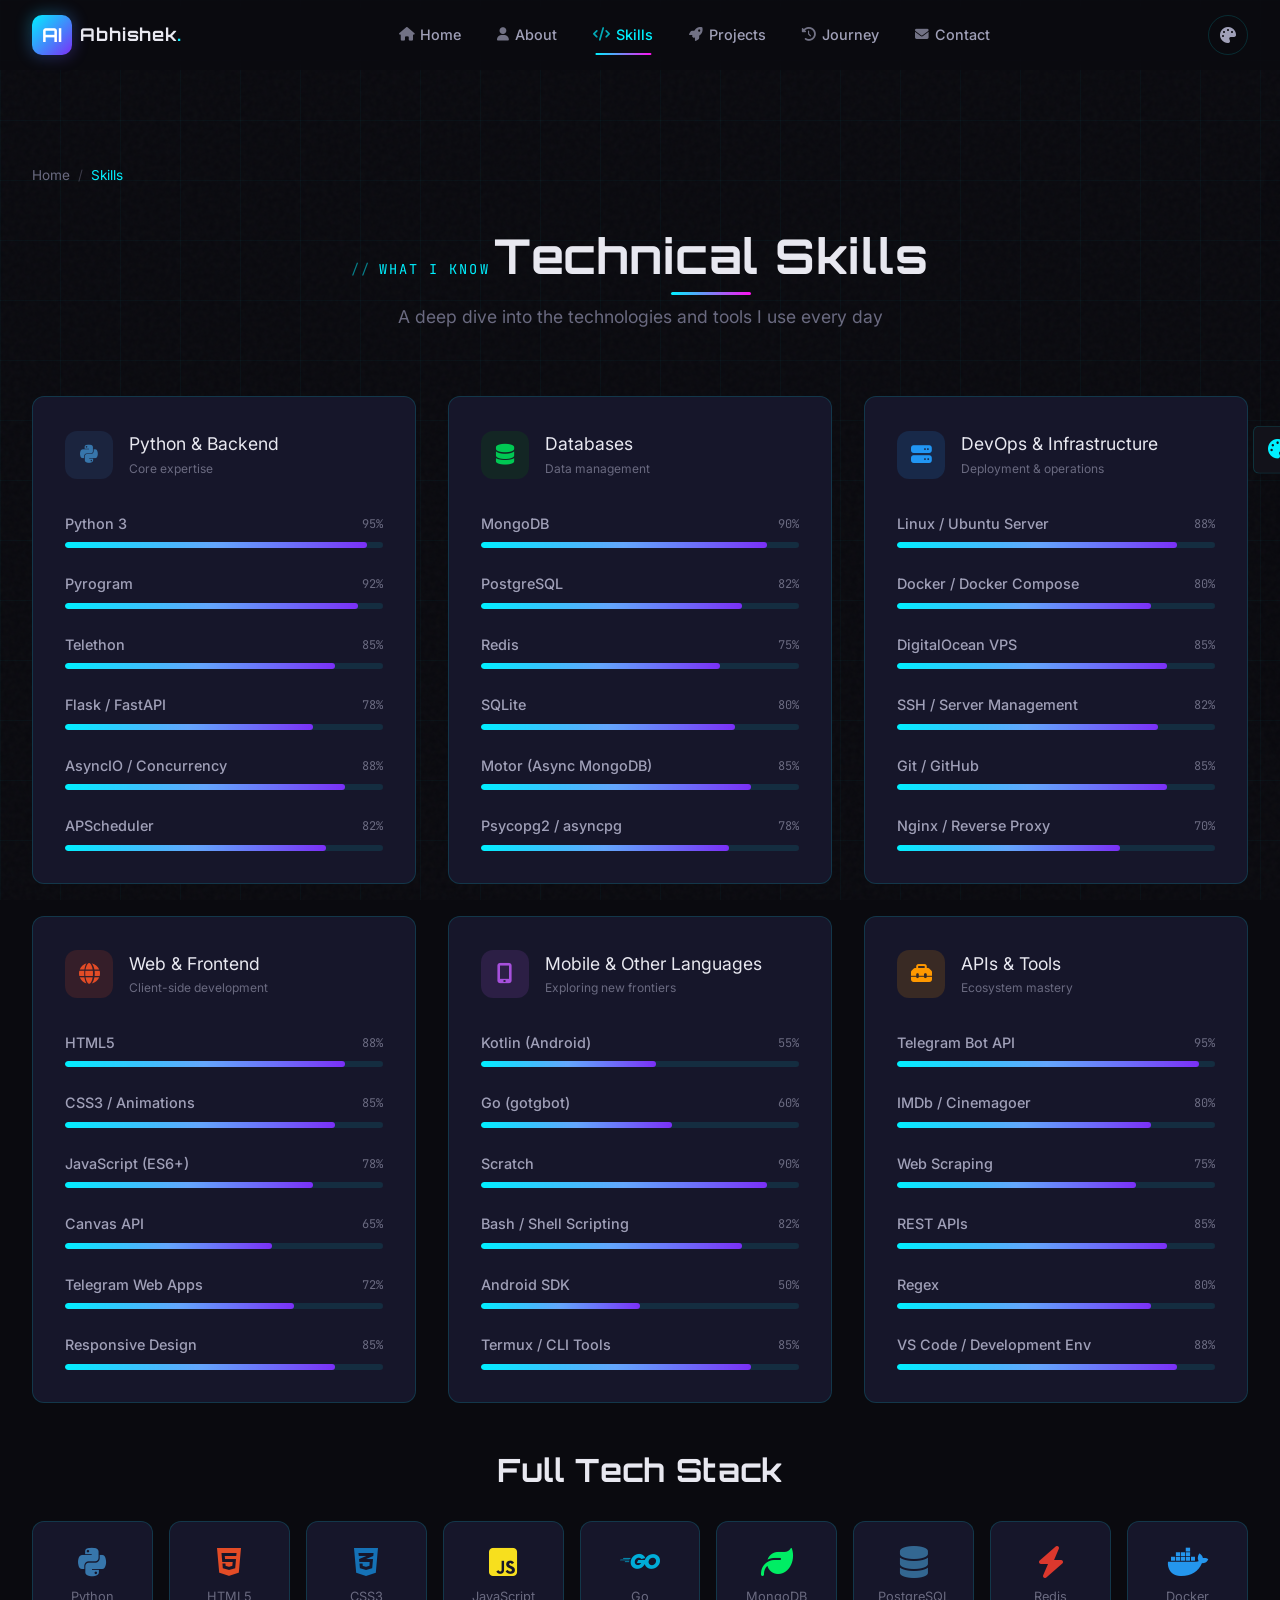
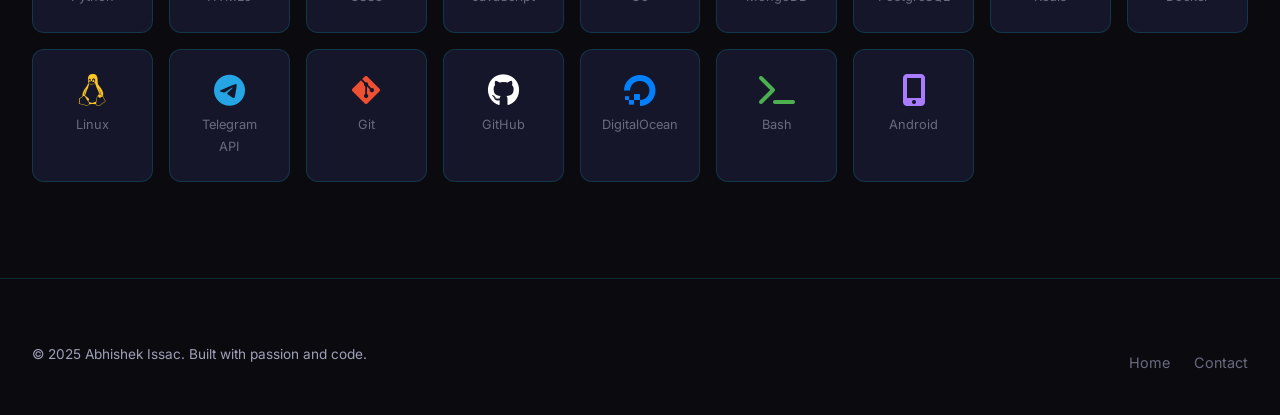
<file: skills.html>
<!DOCTYPE html>
<html lang="en">
<head>
  <meta charset="UTF-8">
  <meta name="viewport" content="width=device-width, initial-scale=1.0">
  <meta name="description" content="Technical skills of Abhishek Issac — Python, Telegram Bots, MongoDB, Docker, and more.">
  <title>Skills — Abhishek Issac</title>

  <link rel="preconnect" href="https://fonts.googleapis.com">
  <link rel="preconnect" href="https://fonts.gstatic.com" crossorigin>
  <link href="https://fonts.googleapis.com/css2?family=Inter:wght@300;400;500;600;700;800&family=JetBrains+Mono:wght@400;500;600&family=Orbitron:wght@400;500;600;700;800;900&display=swap" rel="stylesheet">
  <link rel="stylesheet" href="https://cdnjs.cloudflare.com/ajax/libs/font-awesome/6.5.1/css/all.min.css">

  <link rel="stylesheet" href="assets/css/main.css">
  <link rel="stylesheet" href="assets/css/navigation.css">
  <link rel="stylesheet" href="assets/css/animations.css">
  <link rel="stylesheet" href="assets/css/components.css">
  <link rel="stylesheet" href="assets/css/themes.css">
  <link rel="stylesheet" href="assets/css/pages.css">
  <link rel="icon" href="favicon.ico" type="image/x-icon">
</head>
<body>
  <div class="page-transition"><div class="loader-ring" style="position: relative;"></div></div>
  <div class="bg-grid"></div>
  <div class="noise-overlay"></div>

  <nav class="main-nav glass-dark" id="main-nav">
    <div class="nav-container">
      <a href="index.html" class="nav-logo">
        <div class="nav-logo-icon">AI</div>
        <div class="nav-logo-text">Abhishek<span>.</span></div>
      </a>
      <div class="nav-links">
        <a href="index.html" class="nav-link"><i class="fas fa-home"></i> Home</a>
        <a href="about.html" class="nav-link"><i class="fas fa-user"></i> About</a>
        <a href="skills.html" class="nav-link active"><i class="fas fa-code"></i> Skills</a>
        <a href="projects.html" class="nav-link"><i class="fas fa-rocket"></i> Projects</a>
        <a href="timeline.html" class="nav-link"><i class="fas fa-clock-rotate-left"></i> Journey</a>
        <a href="contact.html" class="nav-link"><i class="fas fa-envelope"></i> Contact</a>
      </div>
      <div class="nav-actions">
        <button class="theme-toggle" title="Switch Theme" aria-label="Switch theme"><i class="fas fa-palette"></i></button>
      </div>
      <button class="hamburger" aria-label="Toggle menu">
        <span class="hamburger-line"></span><span class="hamburger-line"></span><span class="hamburger-line"></span>
      </button>
    </div>
  </nav>

  <div class="mobile-nav-overlay"></div>
  <div class="mobile-nav">
    <div class="mobile-nav-links">
      <a href="index.html" class="mobile-nav-link"><i class="fas fa-home"></i> Home</a>
      <a href="about.html" class="mobile-nav-link"><i class="fas fa-user"></i> About</a>
      <a href="skills.html" class="mobile-nav-link active"><i class="fas fa-code"></i> Skills</a>
      <a href="projects.html" class="mobile-nav-link"><i class="fas fa-rocket"></i> Projects</a>
      <a href="timeline.html" class="mobile-nav-link"><i class="fas fa-clock-rotate-left"></i> Journey</a>
      <a href="contact.html" class="mobile-nav-link"><i class="fas fa-envelope"></i> Contact</a>
    </div>
  </div>

  <div class="container">
    <div class="breadcrumbs">
      <a href="index.html">Home</a>
      <span class="separator">/</span>
      <span class="current">Skills</span>
    </div>
  </div>

  <section class="section" style="padding-top: var(--space-xl);">
    <div class="container">
      <div class="section-header">
        <span class="section-label animate-on-scroll">What I Know</span>
        <h2 class="animate-on-scroll" data-delay="100">Technical Skills</h2>
        <p class="animate-on-scroll" data-delay="200">
          A deep dive into the technologies and tools I use every day
        </p>
      </div>

      <!-- Skills Grid -->
      <div class="skills-grid">
        <div class="card skill-category animate-on-scroll" data-delay="100">
          <div class="skill-category-header">
            <div class="skill-category-icon python"><i class="fab fa-python"></i></div>
            <div><div class="skill-category-title">Python & Backend</div><div class="skill-category-count">Core expertise</div></div>
          </div>
          <div class="skill-items">
            <div class="skill-item"><div class="skill-item-header"><span class="skill-item-name">Python 3</span><span class="skill-item-level">95%</span></div><div class="progress-bar"><div class="progress-bar-fill" data-width="95"></div></div></div>
            <div class="skill-item"><div class="skill-item-header"><span class="skill-item-name">Pyrogram</span><span class="skill-item-level">92%</span></div><div class="progress-bar"><div class="progress-bar-fill" data-width="92"></div></div></div>
            <div class="skill-item"><div class="skill-item-header"><span class="skill-item-name">Telethon</span><span class="skill-item-level">85%</span></div><div class="progress-bar"><div class="progress-bar-fill" data-width="85"></div></div></div>
            <div class="skill-item"><div class="skill-item-header"><span class="skill-item-name">Flask / FastAPI</span><span class="skill-item-level">78%</span></div><div class="progress-bar"><div class="progress-bar-fill" data-width="78"></div></div></div>
            <div class="skill-item"><div class="skill-item-header"><span class="skill-item-name">AsyncIO / Concurrency</span><span class="skill-item-level">88%</span></div><div class="progress-bar"><div class="progress-bar-fill" data-width="88"></div></div></div>
            <div class="skill-item"><div class="skill-item-header"><span class="skill-item-name">APScheduler</span><span class="skill-item-level">82%</span></div><div class="progress-bar"><div class="progress-bar-fill" data-width="82"></div></div></div>
          </div>
        </div>

        <div class="card skill-category animate-on-scroll" data-delay="200">
          <div class="skill-category-header">
            <div class="skill-category-icon db"><i class="fas fa-database"></i></div>
            <div><div class="skill-category-title">Databases</div><div class="skill-category-count">Data management</div></div>
          </div>
          <div class="skill-items">
            <div class="skill-item"><div class="skill-item-header"><span class="skill-item-name">MongoDB</span><span class="skill-item-level">90%</span></div><div class="progress-bar"><div class="progress-bar-fill" data-width="90"></div></div></div>
            <div class="skill-item"><div class="skill-item-header"><span class="skill-item-name">PostgreSQL</span><span class="skill-item-level">82%</span></div><div class="progress-bar"><div class="progress-bar-fill" data-width="82"></div></div></div>
            <div class="skill-item"><div class="skill-item-header"><span class="skill-item-name">Redis</span><span class="skill-item-level">75%</span></div><div class="progress-bar"><div class="progress-bar-fill" data-width="75"></div></div></div>
            <div class="skill-item"><div class="skill-item-header"><span class="skill-item-name">SQLite</span><span class="skill-item-level">80%</span></div><div class="progress-bar"><div class="progress-bar-fill" data-width="80"></div></div></div>
            <div class="skill-item"><div class="skill-item-header"><span class="skill-item-name">Motor (Async MongoDB)</span><span class="skill-item-level">85%</span></div><div class="progress-bar"><div class="progress-bar-fill" data-width="85"></div></div></div>
            <div class="skill-item"><div class="skill-item-header"><span class="skill-item-name">Psycopg2 / asyncpg</span><span class="skill-item-level">78%</span></div><div class="progress-bar"><div class="progress-bar-fill" data-width="78"></div></div></div>
          </div>
        </div>

        <div class="card skill-category animate-on-scroll" data-delay="300">
          <div class="skill-category-header">
            <div class="skill-category-icon devops"><i class="fas fa-server"></i></div>
            <div><div class="skill-category-title">DevOps & Infrastructure</div><div class="skill-category-count">Deployment & operations</div></div>
          </div>
          <div class="skill-items">
            <div class="skill-item"><div class="skill-item-header"><span class="skill-item-name">Linux / Ubuntu Server</span><span class="skill-item-level">88%</span></div><div class="progress-bar"><div class="progress-bar-fill" data-width="88"></div></div></div>
            <div class="skill-item"><div class="skill-item-header"><span class="skill-item-name">Docker / Docker Compose</span><span class="skill-item-level">80%</span></div><div class="progress-bar"><div class="progress-bar-fill" data-width="80"></div></div></div>
            <div class="skill-item"><div class="skill-item-header"><span class="skill-item-name">DigitalOcean VPS</span><span class="skill-item-level">85%</span></div><div class="progress-bar"><div class="progress-bar-fill" data-width="85"></div></div></div>
            <div class="skill-item"><div class="skill-item-header"><span class="skill-item-name">SSH / Server Management</span><span class="skill-item-level">82%</span></div><div class="progress-bar"><div class="progress-bar-fill" data-width="82"></div></div></div>
            <div class="skill-item"><div class="skill-item-header"><span class="skill-item-name">Git / GitHub</span><span class="skill-item-level">85%</span></div><div class="progress-bar"><div class="progress-bar-fill" data-width="85"></div></div></div>
            <div class="skill-item"><div class="skill-item-header"><span class="skill-item-name">Nginx / Reverse Proxy</span><span class="skill-item-level">70%</span></div><div class="progress-bar"><div class="progress-bar-fill" data-width="70"></div></div></div>
          </div>
        </div>

        <div class="card skill-category animate-on-scroll" data-delay="400">
          <div class="skill-category-header">
            <div class="skill-category-icon web"><i class="fas fa-globe"></i></div>
            <div><div class="skill-category-title">Web & Frontend</div><div class="skill-category-count">Client-side development</div></div>
          </div>
          <div class="skill-items">
            <div class="skill-item"><div class="skill-item-header"><span class="skill-item-name">HTML5</span><span class="skill-item-level">88%</span></div><div class="progress-bar"><div class="progress-bar-fill" data-width="88"></div></div></div>
            <div class="skill-item"><div class="skill-item-header"><span class="skill-item-name">CSS3 / Animations</span><span class="skill-item-level">85%</span></div><div class="progress-bar"><div class="progress-bar-fill" data-width="85"></div></div></div>
            <div class="skill-item"><div class="skill-item-header"><span class="skill-item-name">JavaScript (ES6+)</span><span class="skill-item-level">78%</span></div><div class="progress-bar"><div class="progress-bar-fill" data-width="78"></div></div></div>
            <div class="skill-item"><div class="skill-item-header"><span class="skill-item-name">Canvas API</span><span class="skill-item-level">65%</span></div><div class="progress-bar"><div class="progress-bar-fill" data-width="65"></div></div></div>
            <div class="skill-item"><div class="skill-item-header"><span class="skill-item-name">Telegram Web Apps</span><span class="skill-item-level">72%</span></div><div class="progress-bar"><div class="progress-bar-fill" data-width="72"></div></div></div>
            <div class="skill-item"><div class="skill-item-header"><span class="skill-item-name">Responsive Design</span><span class="skill-item-level">85%</span></div><div class="progress-bar"><div class="progress-bar-fill" data-width="85"></div></div></div>
          </div>
        </div>

        <div class="card skill-category animate-on-scroll" data-delay="500">
          <div class="skill-category-header">
            <div class="skill-category-icon mobile"><i class="fas fa-mobile-screen-button"></i></div>
            <div><div class="skill-category-title">Mobile & Other Languages</div><div class="skill-category-count">Exploring new frontiers</div></div>
          </div>
          <div class="skill-items">
            <div class="skill-item"><div class="skill-item-header"><span class="skill-item-name">Kotlin (Android)</span><span class="skill-item-level">55%</span></div><div class="progress-bar"><div class="progress-bar-fill" data-width="55"></div></div></div>
            <div class="skill-item"><div class="skill-item-header"><span class="skill-item-name">Go (gotgbot)</span><span class="skill-item-level">60%</span></div><div class="progress-bar"><div class="progress-bar-fill" data-width="60"></div></div></div>
            <div class="skill-item"><div class="skill-item-header"><span class="skill-item-name">Scratch</span><span class="skill-item-level">90%</span></div><div class="progress-bar"><div class="progress-bar-fill" data-width="90"></div></div></div>
            <div class="skill-item"><div class="skill-item-header"><span class="skill-item-name">Bash / Shell Scripting</span><span class="skill-item-level">82%</span></div><div class="progress-bar"><div class="progress-bar-fill" data-width="82"></div></div></div>
            <div class="skill-item"><div class="skill-item-header"><span class="skill-item-name">Android SDK</span><span class="skill-item-level">50%</span></div><div class="progress-bar"><div class="progress-bar-fill" data-width="50"></div></div></div>
            <div class="skill-item"><div class="skill-item-header"><span class="skill-item-name">Termux / CLI Tools</span><span class="skill-item-level">85%</span></div><div class="progress-bar"><div class="progress-bar-fill" data-width="85"></div></div></div>
          </div>
        </div>

        <div class="card skill-category animate-on-scroll" data-delay="600">
          <div class="skill-category-header">
            <div class="skill-category-icon tools"><i class="fas fa-toolbox"></i></div>
            <div><div class="skill-category-title">APIs & Tools</div><div class="skill-category-count">Ecosystem mastery</div></div>
          </div>
          <div class="skill-items">
            <div class="skill-item"><div class="skill-item-header"><span class="skill-item-name">Telegram Bot API</span><span class="skill-item-level">95%</span></div><div class="progress-bar"><div class="progress-bar-fill" data-width="95"></div></div></div>
            <div class="skill-item"><div class="skill-item-header"><span class="skill-item-name">IMDb / Cinemagoer</span><span class="skill-item-level">80%</span></div><div class="progress-bar"><div class="progress-bar-fill" data-width="80"></div></div></div>
            <div class="skill-item"><div class="skill-item-header"><span class="skill-item-name">Web Scraping</span><span class="skill-item-level">75%</span></div><div class="progress-bar"><div class="progress-bar-fill" data-width="75"></div></div></div>
            <div class="skill-item"><div class="skill-item-header"><span class="skill-item-name">REST APIs</span><span class="skill-item-level">85%</span></div><div class="progress-bar"><div class="progress-bar-fill" data-width="85"></div></div></div>
            <div class="skill-item"><div class="skill-item-header"><span class="skill-item-name">Regex</span><span class="skill-item-level">80%</span></div><div class="progress-bar"><div class="progress-bar-fill" data-width="80"></div></div></div>
            <div class="skill-item"><div class="skill-item-header"><span class="skill-item-name">VS Code / Development Env</span><span class="skill-item-level">88%</span></div><div class="progress-bar"><div class="progress-bar-fill" data-width="88"></div></div></div>
          </div>
        </div>
      </div>

      <!-- Tech Stack -->
      <div class="mt-2xl">
        <h3 class="text-center mb-xl animate-on-scroll" style="color: var(--text-primary);">Full Tech Stack</h3>
        <div class="tech-stack-grid stagger-children">
          <div class="tech-stack-item"><i class="fab fa-python" style="color: #3776AB;"></i><span>Python</span></div>
          <div class="tech-stack-item"><i class="fab fa-html5" style="color: #E34C26;"></i><span>HTML5</span></div>
          <div class="tech-stack-item"><i class="fab fa-css3-alt" style="color: #1572B6;"></i><span>CSS3</span></div>
          <div class="tech-stack-item"><i class="fab fa-js-square" style="color: #F7DF1E;"></i><span>JavaScript</span></div>
          <div class="tech-stack-item"><i class="fab fa-golang" style="color: #00ADD8;"></i><span>Go</span></div>
          <div class="tech-stack-item"><i class="fas fa-leaf" style="color: #00ED64;"></i><span>MongoDB</span></div>
          <div class="tech-stack-item"><i class="fas fa-database" style="color: #336791;"></i><span>PostgreSQL</span></div>
          <div class="tech-stack-item"><i class="fas fa-bolt" style="color: #DC382D;"></i><span>Redis</span></div>
          <div class="tech-stack-item"><i class="fab fa-docker" style="color: #2496ED;"></i><span>Docker</span></div>
          <div class="tech-stack-item"><i class="fab fa-linux" style="color: #FCC624;"></i><span>Linux</span></div>
          <div class="tech-stack-item"><i class="fab fa-telegram" style="color: #26A5E4;"></i><span>Telegram API</span></div>
          <div class="tech-stack-item"><i class="fab fa-git-alt" style="color: #F05032;"></i><span>Git</span></div>
          <div class="tech-stack-item"><i class="fab fa-github" style="color: #fff;"></i><span>GitHub</span></div>
          <div class="tech-stack-item"><i class="fab fa-digital-ocean" style="color: #0080FF;"></i><span>DigitalOcean</span></div>
          <div class="tech-stack-item"><i class="fas fa-terminal" style="color: #4CAF50;"></i><span>Bash</span></div>
          <div class="tech-stack-item"><i class="fas fa-mobile-alt" style="color: #A97BFF;"></i><span>Android</span></div>
        </div>
      </div>
    </div>
  </section>

  <footer class="site-footer">
    <div class="container">
      <div class="footer-bottom" style="border-top: none; padding-top: 0;">
        <p>&copy; 2025 Abhishek Issac. Built with passion and code.</p>
        <div class="footer-bottom-links">
          <a href="index.html" class="footer-link">Home</a>
          <a href="contact.html" class="footer-link">Contact</a>
        </div>
      </div>
    </div>
  </footer>

  <button class="scroll-top float-element" aria-label="Scroll to top"><i class="fas fa-chevron-up"></i></button>

  <div class="theme-switcher-panel">
    <button class="theme-switcher-toggle" aria-label="Toggle theme panel"><i class="fas fa-palette"></i></button>
    <div class="theme-switcher-title">Choose Theme</div>
    <div class="theme-options">
      <button class="theme-option active" data-theme="neon"><div class="theme-option-preview theme-preview-neon"><span></span><span></span><span></span></div><span class="theme-option-name">Neon</span></button>
      <button class="theme-option" data-theme="cyberpunk"><div class="theme-option-preview theme-preview-cyberpunk"><span></span><span></span><span></span></div><span class="theme-option-name">Cyberpunk</span></button>
      <button class="theme-option" data-theme="ocean"><div class="theme-option-preview theme-preview-ocean"><span></span><span></span><span></span></div><span class="theme-option-name">Ocean</span></button>
      <button class="theme-option" data-theme="ember"><div class="theme-option-preview theme-preview-ember"><span></span><span></span><span></span></div><span class="theme-option-name">Ember</span></button>
      <button class="theme-option" data-theme="aurora"><div class="theme-option-preview theme-preview-aurora"><span></span><span></span><span></span></div><span class="theme-option-name">Aurora</span></button>
      <button class="theme-option" data-theme="matrix"><div class="theme-option-preview theme-preview-matrix"><span></span><span></span><span></span></div><span class="theme-option-name">Matrix</span></button>
    </div>
  </div>

  <script src="assets/js/particles.js"></script>
  <script src="assets/js/main.js"></script>
  <script src="assets/js/effects.js"></script>
</body>
</html>
</file>
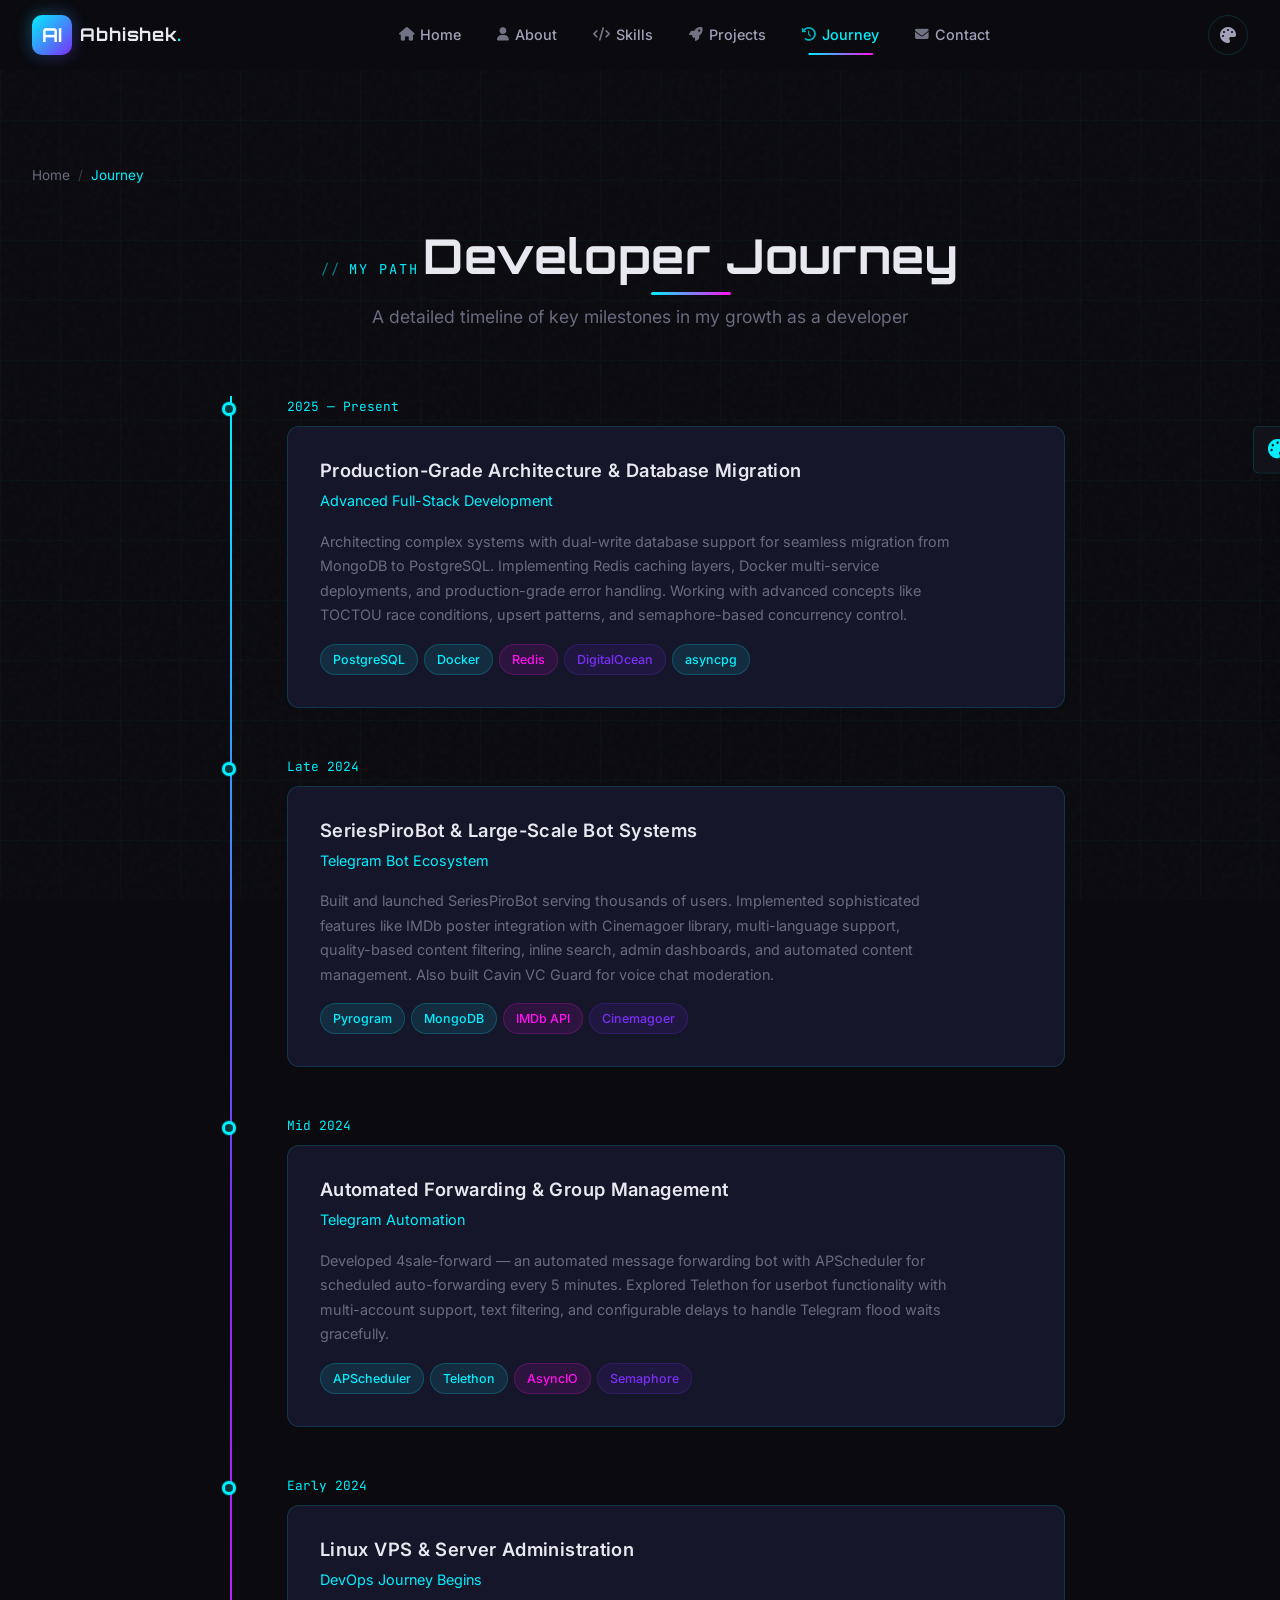
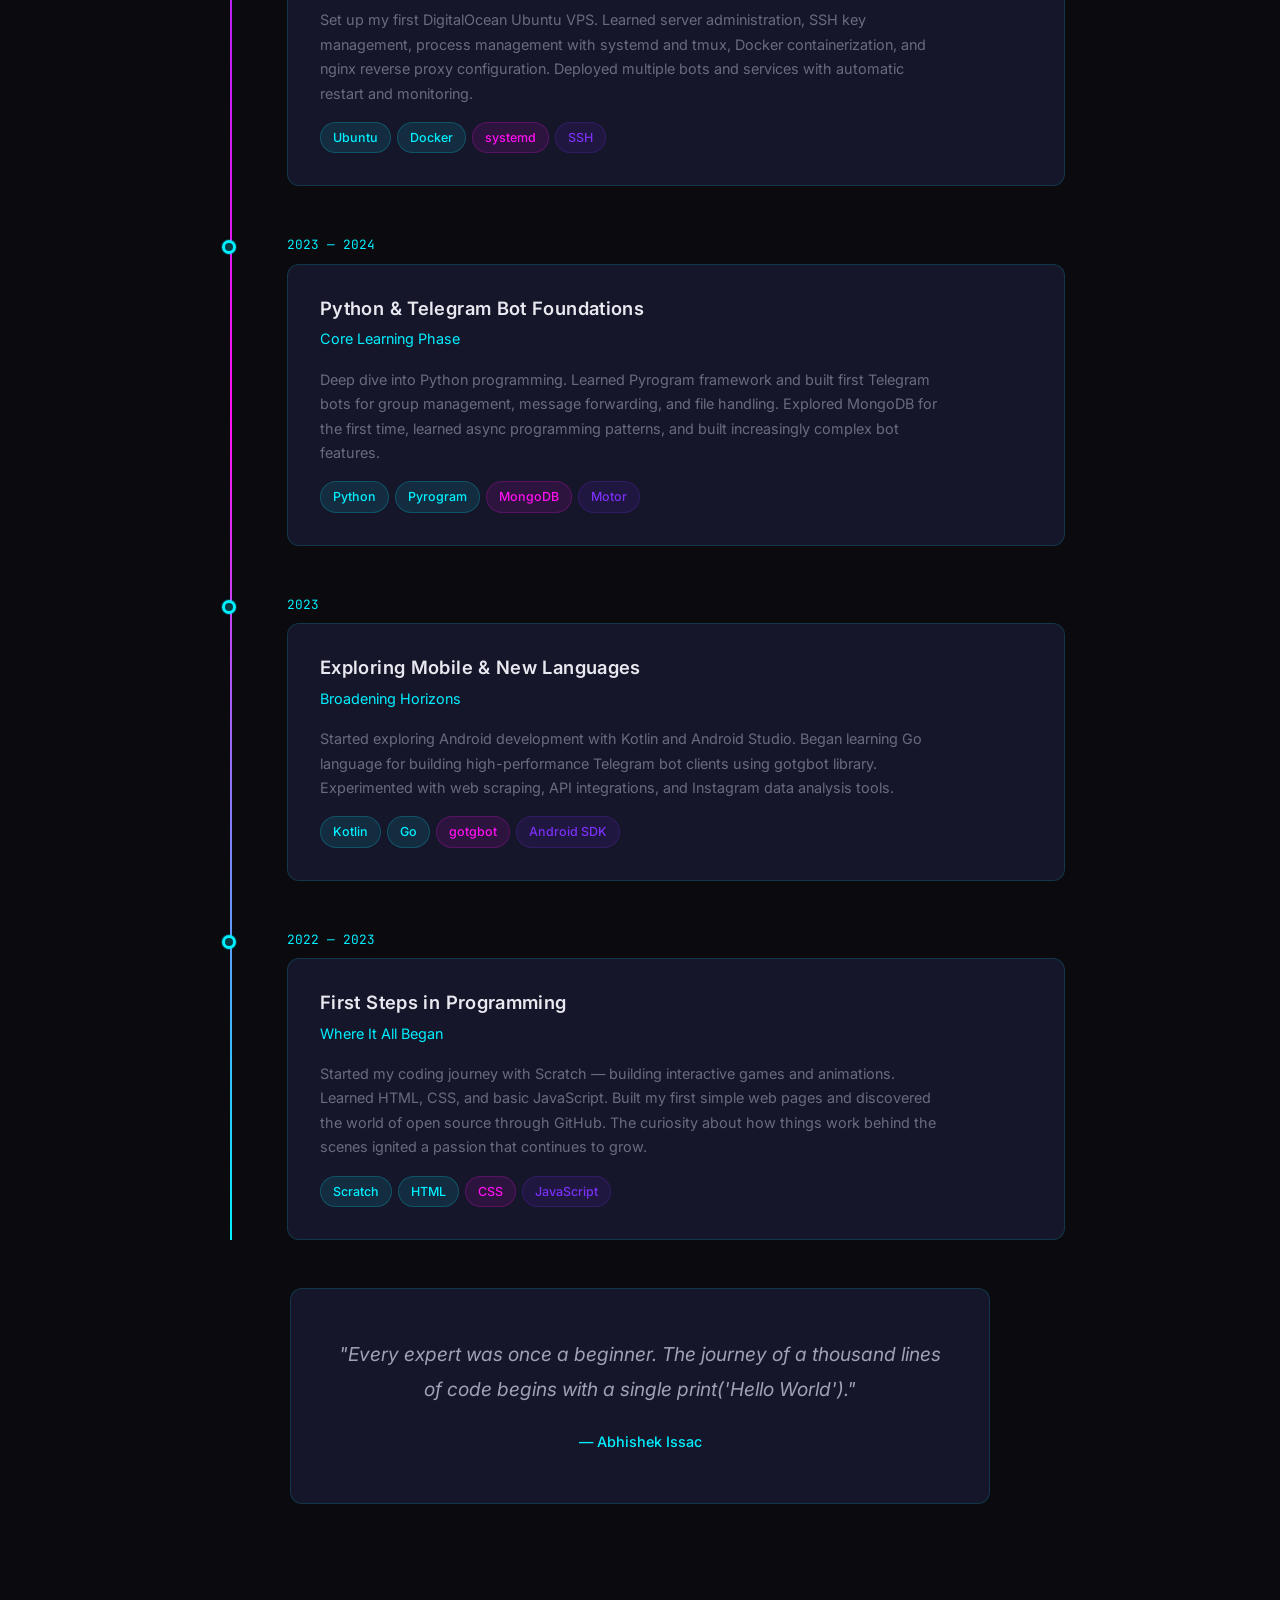
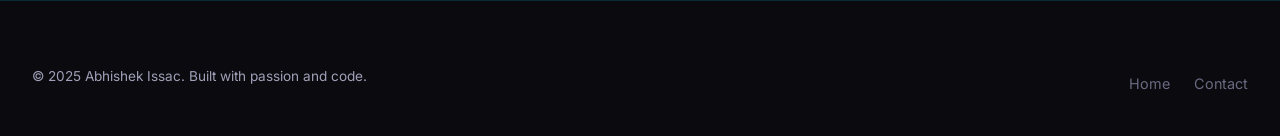
<file: timeline.html>
<!DOCTYPE html>
<html lang="en">
<head>
  <meta charset="UTF-8">
  <meta name="viewport" content="width=device-width, initial-scale=1.0">
  <meta name="description" content="Developer journey and timeline of Abhishek Issac — key milestones in coding and technology.">
  <title>Journey — Abhishek Issac</title>

  <link rel="preconnect" href="https://fonts.googleapis.com">
  <link rel="preconnect" href="https://fonts.gstatic.com" crossorigin>
  <link href="https://fonts.googleapis.com/css2?family=Inter:wght@300;400;500;600;700;800&family=JetBrains+Mono:wght@400;500;600&family=Orbitron:wght@400;500;600;700;800;900&display=swap" rel="stylesheet">
  <link rel="stylesheet" href="https://cdnjs.cloudflare.com/ajax/libs/font-awesome/6.5.1/css/all.min.css">

  <link rel="stylesheet" href="assets/css/main.css">
  <link rel="stylesheet" href="assets/css/navigation.css">
  <link rel="stylesheet" href="assets/css/animations.css">
  <link rel="stylesheet" href="assets/css/components.css">
  <link rel="stylesheet" href="assets/css/themes.css">
  <link rel="stylesheet" href="assets/css/pages.css">
  <link rel="icon" href="favicon.ico" type="image/x-icon">
</head>
<body>
  <div class="page-transition"><div class="loader-ring" style="position: relative;"></div></div>
  <div class="bg-grid"></div>
  <div class="noise-overlay"></div>

  <nav class="main-nav glass-dark" id="main-nav">
    <div class="nav-container">
      <a href="index.html" class="nav-logo">
        <div class="nav-logo-icon">AI</div>
        <div class="nav-logo-text">Abhishek<span>.</span></div>
      </a>
      <div class="nav-links">
        <a href="index.html" class="nav-link"><i class="fas fa-home"></i> Home</a>
        <a href="about.html" class="nav-link"><i class="fas fa-user"></i> About</a>
        <a href="skills.html" class="nav-link"><i class="fas fa-code"></i> Skills</a>
        <a href="projects.html" class="nav-link"><i class="fas fa-rocket"></i> Projects</a>
        <a href="timeline.html" class="nav-link active"><i class="fas fa-clock-rotate-left"></i> Journey</a>
        <a href="contact.html" class="nav-link"><i class="fas fa-envelope"></i> Contact</a>
      </div>
      <div class="nav-actions">
        <button class="theme-toggle" title="Switch Theme" aria-label="Switch theme"><i class="fas fa-palette"></i></button>
      </div>
      <button class="hamburger" aria-label="Toggle menu">
        <span class="hamburger-line"></span><span class="hamburger-line"></span><span class="hamburger-line"></span>
      </button>
    </div>
  </nav>

  <div class="mobile-nav-overlay"></div>
  <div class="mobile-nav">
    <div class="mobile-nav-links">
      <a href="index.html" class="mobile-nav-link"><i class="fas fa-home"></i> Home</a>
      <a href="about.html" class="mobile-nav-link"><i class="fas fa-user"></i> About</a>
      <a href="skills.html" class="mobile-nav-link"><i class="fas fa-code"></i> Skills</a>
      <a href="projects.html" class="mobile-nav-link"><i class="fas fa-rocket"></i> Projects</a>
      <a href="timeline.html" class="mobile-nav-link active"><i class="fas fa-clock-rotate-left"></i> Journey</a>
      <a href="contact.html" class="mobile-nav-link"><i class="fas fa-envelope"></i> Contact</a>
    </div>
  </div>

  <div class="container">
    <div class="breadcrumbs">
      <a href="index.html">Home</a>
      <span class="separator">/</span>
      <span class="current">Journey</span>
    </div>
  </div>

  <section class="section" style="padding-top: var(--space-xl);">
    <div class="container">
      <div class="section-header">
        <span class="section-label animate-on-scroll">My Path</span>
        <h2 class="animate-on-scroll" data-delay="100">Developer Journey</h2>
        <p class="animate-on-scroll" data-delay="200">
          A detailed timeline of key milestones in my growth as a developer
        </p>
      </div>

      <div class="timeline" style="max-width: 850px; margin: 0 auto;">
        <div class="timeline-item animate-on-scroll" data-delay="100">
          <div class="timeline-dot"></div>
          <div class="timeline-date">2025 &mdash; Present</div>
          <div class="timeline-card card">
            <h4 class="timeline-card-title">Production-Grade Architecture & Database Migration</h4>
            <div class="timeline-card-subtitle">Advanced Full-Stack Development</div>
            <p class="timeline-card-description">
              Architecting complex systems with dual-write database support for seamless migration
              from MongoDB to PostgreSQL. Implementing Redis caching layers, Docker multi-service
              deployments, and production-grade error handling. Working with advanced concepts like
              TOCTOU race conditions, upsert patterns, and semaphore-based concurrency control.
            </p>
            <div class="timeline-card-tags">
              <span class="tag">PostgreSQL</span>
              <span class="tag">Docker</span>
              <span class="tag tag-secondary">Redis</span>
              <span class="tag tag-accent">DigitalOcean</span>
              <span class="tag">asyncpg</span>
            </div>
          </div>
        </div>

        <div class="timeline-item animate-on-scroll" data-delay="200">
          <div class="timeline-dot"></div>
          <div class="timeline-date">Late 2024</div>
          <div class="timeline-card card">
            <h4 class="timeline-card-title">SeriesPiroBot &amp; Large-Scale Bot Systems</h4>
            <div class="timeline-card-subtitle">Telegram Bot Ecosystem</div>
            <p class="timeline-card-description">
              Built and launched SeriesPiroBot serving thousands of users. Implemented sophisticated
              features like IMDb poster integration with Cinemagoer library, multi-language support,
              quality-based content filtering, inline search, admin dashboards, and automated content
              management. Also built Cavin VC Guard for voice chat moderation.
            </p>
            <div class="timeline-card-tags">
              <span class="tag">Pyrogram</span>
              <span class="tag">MongoDB</span>
              <span class="tag tag-secondary">IMDb API</span>
              <span class="tag tag-accent">Cinemagoer</span>
            </div>
          </div>
        </div>

        <div class="timeline-item animate-on-scroll" data-delay="300">
          <div class="timeline-dot"></div>
          <div class="timeline-date">Mid 2024</div>
          <div class="timeline-card card">
            <h4 class="timeline-card-title">Automated Forwarding &amp; Group Management</h4>
            <div class="timeline-card-subtitle">Telegram Automation</div>
            <p class="timeline-card-description">
              Developed 4sale-forward &mdash; an automated message forwarding bot with APScheduler
              for scheduled auto-forwarding every 5 minutes. Explored Telethon for userbot
              functionality with multi-account support, text filtering, and configurable delays
              to handle Telegram flood waits gracefully.
            </p>
            <div class="timeline-card-tags">
              <span class="tag">APScheduler</span>
              <span class="tag">Telethon</span>
              <span class="tag tag-secondary">AsyncIO</span>
              <span class="tag tag-accent">Semaphore</span>
            </div>
          </div>
        </div>

        <div class="timeline-item animate-on-scroll" data-delay="400">
          <div class="timeline-dot"></div>
          <div class="timeline-date">Early 2024</div>
          <div class="timeline-card card">
            <h4 class="timeline-card-title">Linux VPS &amp; Server Administration</h4>
            <div class="timeline-card-subtitle">DevOps Journey Begins</div>
            <p class="timeline-card-description">
              Set up my first DigitalOcean Ubuntu VPS. Learned server administration,
              SSH key management, process management with systemd and tmux, Docker containerization,
              and nginx reverse proxy configuration. Deployed multiple bots and services
              with automatic restart and monitoring.
            </p>
            <div class="timeline-card-tags">
              <span class="tag">Ubuntu</span>
              <span class="tag">Docker</span>
              <span class="tag tag-secondary">systemd</span>
              <span class="tag tag-accent">SSH</span>
            </div>
          </div>
        </div>

        <div class="timeline-item animate-on-scroll" data-delay="500">
          <div class="timeline-dot"></div>
          <div class="timeline-date">2023 &mdash; 2024</div>
          <div class="timeline-card card">
            <h4 class="timeline-card-title">Python &amp; Telegram Bot Foundations</h4>
            <div class="timeline-card-subtitle">Core Learning Phase</div>
            <p class="timeline-card-description">
              Deep dive into Python programming. Learned Pyrogram framework and built first
              Telegram bots for group management, message forwarding, and file handling.
              Explored MongoDB for the first time, learned async programming patterns,
              and built increasingly complex bot features.
            </p>
            <div class="timeline-card-tags">
              <span class="tag">Python</span>
              <span class="tag">Pyrogram</span>
              <span class="tag tag-secondary">MongoDB</span>
              <span class="tag tag-accent">Motor</span>
            </div>
          </div>
        </div>

        <div class="timeline-item animate-on-scroll" data-delay="600">
          <div class="timeline-dot"></div>
          <div class="timeline-date">2023</div>
          <div class="timeline-card card">
            <h4 class="timeline-card-title">Exploring Mobile &amp; New Languages</h4>
            <div class="timeline-card-subtitle">Broadening Horizons</div>
            <p class="timeline-card-description">
              Started exploring Android development with Kotlin and Android Studio. Began learning
              Go language for building high-performance Telegram bot clients using gotgbot library.
              Experimented with web scraping, API integrations, and Instagram data analysis tools.
            </p>
            <div class="timeline-card-tags">
              <span class="tag">Kotlin</span>
              <span class="tag">Go</span>
              <span class="tag tag-secondary">gotgbot</span>
              <span class="tag tag-accent">Android SDK</span>
            </div>
          </div>
        </div>

        <div class="timeline-item animate-on-scroll" data-delay="700">
          <div class="timeline-dot"></div>
          <div class="timeline-date">2022 &mdash; 2023</div>
          <div class="timeline-card card">
            <h4 class="timeline-card-title">First Steps in Programming</h4>
            <div class="timeline-card-subtitle">Where It All Began</div>
            <p class="timeline-card-description">
              Started my coding journey with Scratch &mdash; building interactive games and animations.
              Learned HTML, CSS, and basic JavaScript. Built my first simple web pages and discovered
              the world of open source through GitHub. The curiosity about how things work behind the
              scenes ignited a passion that continues to grow.
            </p>
            <div class="timeline-card-tags">
              <span class="tag">Scratch</span>
              <span class="tag">HTML</span>
              <span class="tag tag-secondary">CSS</span>
              <span class="tag tag-accent">JavaScript</span>
            </div>
          </div>
        </div>
      </div>

      <!-- Quote -->
      <div class="mt-2xl">
        <div class="quote-card card animate-on-scroll">
          <p class="quote-text">
            "Every expert was once a beginner. The journey of a thousand lines of code
            begins with a single print('Hello World')."
          </p>
          <div class="quote-author">&mdash; Abhishek Issac</div>
        </div>
      </div>
    </div>
  </section>

  <footer class="site-footer">
    <div class="container">
      <div class="footer-bottom" style="border-top: none; padding-top: 0;">
        <p>&copy; 2025 Abhishek Issac. Built with passion and code.</p>
        <div class="footer-bottom-links">
          <a href="index.html" class="footer-link">Home</a>
          <a href="contact.html" class="footer-link">Contact</a>
        </div>
      </div>
    </div>
  </footer>

  <button class="scroll-top float-element" aria-label="Scroll to top"><i class="fas fa-chevron-up"></i></button>

  <div class="theme-switcher-panel">
    <button class="theme-switcher-toggle" aria-label="Toggle theme panel"><i class="fas fa-palette"></i></button>
    <div class="theme-switcher-title">Choose Theme</div>
    <div class="theme-options">
      <button class="theme-option active" data-theme="neon"><div class="theme-option-preview theme-preview-neon"><span></span><span></span><span></span></div><span class="theme-option-name">Neon</span></button>
      <button class="theme-option" data-theme="cyberpunk"><div class="theme-option-preview theme-preview-cyberpunk"><span></span><span></span><span></span></div><span class="theme-option-name">Cyberpunk</span></button>
      <button class="theme-option" data-theme="ocean"><div class="theme-option-preview theme-preview-ocean"><span></span><span></span><span></span></div><span class="theme-option-name">Ocean</span></button>
      <button class="theme-option" data-theme="ember"><div class="theme-option-preview theme-preview-ember"><span></span><span></span><span></span></div><span class="theme-option-name">Ember</span></button>
      <button class="theme-option" data-theme="aurora"><div class="theme-option-preview theme-preview-aurora"><span></span><span></span><span></span></div><span class="theme-option-name">Aurora</span></button>
      <button class="theme-option" data-theme="matrix"><div class="theme-option-preview theme-preview-matrix"><span></span><span></span><span></span></div><span class="theme-option-name">Matrix</span></button>
    </div>
  </div>

  <script src="assets/js/particles.js"></script>
  <script src="assets/js/main.js"></script>
  <script src="assets/js/effects.js"></script>
</body>
</html>
</file>
<file: assets/css/main.css>
/* ============================================================
   MAIN.CSS — Core Styles for Abhishek Issac Portfolio
   A NASA-Level Tech Portfolio
   ============================================================ */

/* ---------- CSS Custom Properties (Theme Variables) ---------- */
:root {
  /* Colors */
  --primary: #00f0ff;
  --primary-rgb: 0, 240, 255;
  --primary-dark: #00b8c9;
  --secondary: #ff10f0;
  --secondary-rgb: 255, 16, 240;
  --accent: #7b2ff7;
  --accent-rgb: 123, 47, 247;
  --success: #00ff88;
  --warning: #ffcc00;
  --danger: #ff3366;

  /* Backgrounds */
  --bg-primary: #0a0a0f;
  --bg-secondary: #12121a;
  --bg-tertiary: #1a1a2e;
  --bg-card: #16162a;
  --bg-card-hover: #1e1e3a;
  --bg-overlay: rgba(10, 10, 15, 0.85);

  /* Text */
  --text-primary: #e8e8f0;
  --text-secondary: #a0a0b8;
  --text-muted: #6a6a80;
  --text-accent: var(--primary);

  /* Borders */
  --border-color: rgba(0, 240, 255, 0.15);
  --border-hover: rgba(0, 240, 255, 0.4);

  /* Shadows */
  --shadow-sm: 0 2px 8px rgba(0, 0, 0, 0.3);
  --shadow-md: 0 4px 16px rgba(0, 0, 0, 0.4);
  --shadow-lg: 0 8px 32px rgba(0, 0, 0, 0.5);
  --shadow-glow: 0 0 20px rgba(var(--primary-rgb), 0.3);
  --shadow-glow-lg: 0 0 40px rgba(var(--primary-rgb), 0.2);

  /* Typography */
  --font-primary: 'Inter', 'Segoe UI', system-ui, -apple-system, sans-serif;
  --font-mono: 'JetBrains Mono', 'Fira Code', 'Consolas', monospace;
  --font-display: 'Orbitron', 'Inter', sans-serif;

  /* Spacing */
  --space-xs: 0.25rem;
  --space-sm: 0.5rem;
  --space-md: 1rem;
  --space-lg: 1.5rem;
  --space-xl: 2rem;
  --space-2xl: 3rem;
  --space-3xl: 4rem;
  --space-4xl: 6rem;

  /* Layout */
  --max-width: 1400px;
  --nav-height: 70px;
  --border-radius-sm: 6px;
  --border-radius-md: 12px;
  --border-radius-lg: 20px;
  --border-radius-xl: 30px;

  /* Transitions */
  --transition-fast: 0.15s ease;
  --transition-base: 0.3s ease;
  --transition-slow: 0.5s ease;
  --transition-spring: 0.4s cubic-bezier(0.175, 0.885, 0.32, 1.275);
}

/* ---------- Reset & Base ---------- */
*,
*::before,
*::after {
  margin: 0;
  padding: 0;
  box-sizing: border-box;
}

html {
  font-size: 16px;
  scroll-behavior: smooth;
  scroll-padding-top: var(--nav-height);
  -webkit-text-size-adjust: 100%;
}

body {
  font-family: var(--font-primary);
  background-color: var(--bg-primary);
  color: var(--text-primary);
  line-height: 1.7;
  overflow-x: hidden;
  -webkit-font-smoothing: antialiased;
  -moz-osx-font-smoothing: grayscale;
  min-height: 100vh;
}

::selection {
  background: rgba(var(--primary-rgb), 0.3);
  color: var(--primary);
}

::-webkit-scrollbar {
  width: 8px;
}

::-webkit-scrollbar-track {
  background: var(--bg-secondary);
}

::-webkit-scrollbar-thumb {
  background: linear-gradient(to bottom, var(--primary), var(--accent));
  border-radius: 4px;
}

::-webkit-scrollbar-thumb:hover {
  background: linear-gradient(to bottom, var(--primary), var(--secondary));
}

/* ---------- Typography ---------- */
h1, h2, h3, h4, h5, h6 {
  font-family: var(--font-display);
  font-weight: 700;
  line-height: 1.2;
  letter-spacing: 0.02em;
}

h1 { font-size: clamp(2.5rem, 5vw, 4.5rem); }
h2 { font-size: clamp(2rem, 4vw, 3rem); }
h3 { font-size: clamp(1.5rem, 3vw, 2rem); }
h4 { font-size: clamp(1.2rem, 2.5vw, 1.5rem); }
h5 { font-size: 1.1rem; }
h6 { font-size: 1rem; }

p {
  color: var(--text-secondary);
  margin-bottom: var(--space-md);
  max-width: 70ch;
}

a {
  color: var(--primary);
  text-decoration: none;
  transition: color var(--transition-fast);
}

a:hover {
  color: var(--secondary);
}

img {
  max-width: 100%;
  height: auto;
  display: block;
}

ul, ol {
  list-style: none;
}

/* ---------- Utility Classes ---------- */
.container {
  width: 100%;
  max-width: var(--max-width);
  margin: 0 auto;
  padding: 0 var(--space-xl);
}

.section {
  padding: var(--space-4xl) 0;
  position: relative;
}

.section-header {
  text-align: center;
  margin-bottom: var(--space-3xl);
}

.section-header h2 {
  color: var(--text-primary);
  margin-bottom: var(--space-md);
  position: relative;
  display: inline-block;
}

.section-header h2::after {
  content: '';
  position: absolute;
  bottom: -10px;
  left: 50%;
  transform: translateX(-50%);
  width: 80px;
  height: 3px;
  background: linear-gradient(90deg, var(--primary), var(--secondary));
  border-radius: 2px;
}

.section-header p {
  color: var(--text-muted);
  font-size: 1.1rem;
  max-width: 600px;
  margin: var(--space-lg) auto 0;
}

.section-label {
  display: inline-flex;
  align-items: center;
  gap: var(--space-sm);
  font-family: var(--font-mono);
  font-size: 0.85rem;
  color: var(--primary);
  text-transform: uppercase;
  letter-spacing: 0.15em;
  margin-bottom: var(--space-md);
}

.section-label::before {
  content: '//';
  opacity: 0.5;
}

/* ---------- Buttons ---------- */
.btn {
  display: inline-flex;
  align-items: center;
  gap: var(--space-sm);
  padding: 0.75rem 1.75rem;
  font-family: var(--font-primary);
  font-size: 0.95rem;
  font-weight: 600;
  border: none;
  border-radius: var(--border-radius-sm);
  cursor: pointer;
  transition: all var(--transition-base);
  text-decoration: none;
  position: relative;
  overflow: hidden;
}

.btn::before {
  content: '';
  position: absolute;
  top: 0;
  left: -100%;
  width: 100%;
  height: 100%;
  background: linear-gradient(90deg, transparent, rgba(255,255,255,0.1), transparent);
  transition: left 0.5s ease;
}

.btn:hover::before {
  left: 100%;
}

.btn-primary {
  background: linear-gradient(135deg, var(--primary), var(--accent));
  color: #fff;
  box-shadow: 0 4px 15px rgba(var(--primary-rgb), 0.3);
}

.btn-primary:hover {
  transform: translateY(-2px);
  box-shadow: 0 6px 25px rgba(var(--primary-rgb), 0.4);
  color: #fff;
}

.btn-outline {
  background: transparent;
  color: var(--primary);
  border: 2px solid var(--primary);
}

.btn-outline:hover {
  background: rgba(var(--primary-rgb), 0.1);
  transform: translateY(-2px);
  box-shadow: 0 4px 15px rgba(var(--primary-rgb), 0.2);
  color: var(--primary);
}

.btn-ghost {
  background: rgba(var(--primary-rgb), 0.05);
  color: var(--text-secondary);
  border: 1px solid var(--border-color);
}

.btn-ghost:hover {
  background: rgba(var(--primary-rgb), 0.1);
  color: var(--primary);
  border-color: var(--primary);
}

.btn-lg {
  padding: 1rem 2.25rem;
  font-size: 1.05rem;
}

.btn-sm {
  padding: 0.5rem 1.25rem;
  font-size: 0.85rem;
}

.btn-icon {
  width: 44px;
  height: 44px;
  padding: 0;
  display: inline-flex;
  align-items: center;
  justify-content: center;
  border-radius: 50%;
}

/* ---------- Cards ---------- */
.card {
  background: var(--bg-card);
  border: 1px solid var(--border-color);
  border-radius: var(--border-radius-md);
  padding: var(--space-xl);
  transition: all var(--transition-base);
  position: relative;
  overflow: hidden;
}

.card::before {
  content: '';
  position: absolute;
  top: 0;
  left: 0;
  right: 0;
  height: 2px;
  background: linear-gradient(90deg, var(--primary), var(--secondary), var(--accent));
  opacity: 0;
  transition: opacity var(--transition-base);
}

.card:hover {
  background: var(--bg-card-hover);
  border-color: var(--border-hover);
  transform: translateY(-4px);
  box-shadow: var(--shadow-lg), var(--shadow-glow);
}

.card:hover::before {
  opacity: 1;
}

/* ---------- Tags & Badges ---------- */
.tag {
  display: inline-flex;
  align-items: center;
  gap: 4px;
  padding: 4px 12px;
  font-size: 0.78rem;
  font-weight: 500;
  border-radius: var(--border-radius-xl);
  background: rgba(var(--primary-rgb), 0.1);
  color: var(--primary);
  border: 1px solid rgba(var(--primary-rgb), 0.2);
  transition: all var(--transition-fast);
}

.tag:hover {
  background: rgba(var(--primary-rgb), 0.2);
  border-color: var(--primary);
}

.tag-secondary {
  background: rgba(var(--secondary-rgb), 0.1);
  color: var(--secondary);
  border-color: rgba(var(--secondary-rgb), 0.2);
}

.tag-accent {
  background: rgba(var(--accent-rgb), 0.1);
  color: var(--accent);
  border-color: rgba(var(--accent-rgb), 0.2);
}

.badge {
  display: inline-flex;
  align-items: center;
  justify-content: center;
  min-width: 22px;
  height: 22px;
  padding: 0 6px;
  font-size: 0.7rem;
  font-weight: 700;
  border-radius: 11px;
  background: var(--primary);
  color: var(--bg-primary);
}

/* ---------- Grid Layouts ---------- */
.grid {
  display: grid;
  gap: var(--space-xl);
}

.grid-2 { grid-template-columns: repeat(2, 1fr); }
.grid-3 { grid-template-columns: repeat(3, 1fr); }
.grid-4 { grid-template-columns: repeat(4, 1fr); }

.grid-auto {
  grid-template-columns: repeat(auto-fill, minmax(320px, 1fr));
}

/* ---------- Glassmorphism ---------- */
.glass {
  background: rgba(22, 22, 42, 0.6);
  backdrop-filter: blur(20px);
  -webkit-backdrop-filter: blur(20px);
  border: 1px solid rgba(var(--primary-rgb), 0.1);
}

.glass-dark {
  background: rgba(10, 10, 15, 0.8);
  backdrop-filter: blur(30px);
  -webkit-backdrop-filter: blur(30px);
}

/* ---------- Dividers ---------- */
.divider {
  width: 100%;
  height: 1px;
  background: linear-gradient(
    90deg,
    transparent,
    var(--border-color),
    rgba(var(--primary-rgb), 0.3),
    var(--border-color),
    transparent
  );
  margin: var(--space-2xl) 0;
}

/* ---------- Tooltip ---------- */
.tooltip {
  position: relative;
}

.tooltip::after {
  content: attr(data-tooltip);
  position: absolute;
  bottom: calc(100% + 8px);
  left: 50%;
  transform: translateX(-50%) translateY(4px);
  padding: 6px 12px;
  background: var(--bg-tertiary);
  color: var(--text-primary);
  font-size: 0.8rem;
  border-radius: var(--border-radius-sm);
  white-space: nowrap;
  opacity: 0;
  pointer-events: none;
  transition: all var(--transition-fast);
  border: 1px solid var(--border-color);
}

.tooltip:hover::after {
  opacity: 1;
  transform: translateX(-50%) translateY(0);
}

/* ---------- Progress Bars ---------- */
.progress-bar {
  width: 100%;
  height: 6px;
  background: var(--bg-tertiary);
  border-radius: 3px;
  overflow: hidden;
  position: relative;
}

.progress-bar-fill {
  height: 100%;
  border-radius: 3px;
  background: linear-gradient(90deg, var(--primary), var(--accent));
  transition: width 1.5s cubic-bezier(0.4, 0, 0.2, 1);
  position: relative;
}

.progress-bar-fill::after {
  content: '';
  position: absolute;
  top: 0;
  left: 0;
  right: 0;
  bottom: 0;
  background: linear-gradient(
    90deg,
    transparent 0%,
    rgba(255,255,255,0.2) 50%,
    transparent 100%
  );
  animation: shimmer 2s infinite;
}

@keyframes shimmer {
  0% { transform: translateX(-100%); }
  100% { transform: translateX(100%); }
}

/* ---------- Code Blocks ---------- */
code {
  font-family: var(--font-mono);
  font-size: 0.85em;
  padding: 2px 6px;
  background: rgba(var(--primary-rgb), 0.1);
  border-radius: 4px;
  color: var(--primary);
}

pre {
  background: var(--bg-secondary);
  border: 1px solid var(--border-color);
  border-radius: var(--border-radius-md);
  padding: var(--space-lg);
  overflow-x: auto;
  font-family: var(--font-mono);
  font-size: 0.85rem;
  line-height: 1.6;
}

/* ---------- Form Elements ---------- */
.form-group {
  margin-bottom: var(--space-lg);
}

.form-label {
  display: block;
  font-size: 0.9rem;
  font-weight: 500;
  color: var(--text-secondary);
  margin-bottom: var(--space-sm);
  font-family: var(--font-mono);
}

.form-input,
.form-textarea {
  width: 100%;
  padding: 0.85rem 1.1rem;
  font-family: var(--font-primary);
  font-size: 0.95rem;
  color: var(--text-primary);
  background: var(--bg-secondary);
  border: 1px solid var(--border-color);
  border-radius: var(--border-radius-sm);
  transition: all var(--transition-base);
  outline: none;
}

.form-input:focus,
.form-textarea:focus {
  border-color: var(--primary);
  box-shadow: 0 0 0 3px rgba(var(--primary-rgb), 0.1);
}

.form-textarea {
  resize: vertical;
  min-height: 120px;
}

/* ---------- Status Indicator ---------- */
.status-indicator {
  display: inline-flex;
  align-items: center;
  gap: var(--space-sm);
  font-size: 0.85rem;
  color: var(--success);
}

.status-dot {
  width: 8px;
  height: 8px;
  border-radius: 50%;
  background: var(--success);
  animation: pulse-dot 2s ease-in-out infinite;
}

@keyframes pulse-dot {
  0%, 100% { box-shadow: 0 0 0 0 rgba(0, 255, 136, 0.6); }
  50% { box-shadow: 0 0 0 8px rgba(0, 255, 136, 0); }
}

/* ---------- Floating Elements ---------- */
.float-element {
  position: fixed;
  z-index: 100;
}

.scroll-top {
  bottom: 30px;
  right: 30px;
  width: 48px;
  height: 48px;
  border-radius: 50%;
  background: linear-gradient(135deg, var(--primary), var(--accent));
  color: #fff;
  display: flex;
  align-items: center;
  justify-content: center;
  cursor: pointer;
  opacity: 0;
  visibility: hidden;
  transform: translateY(20px);
  transition: all var(--transition-base);
  border: none;
  box-shadow: var(--shadow-glow);
  font-size: 1.2rem;
}

.scroll-top.visible {
  opacity: 1;
  visibility: visible;
  transform: translateY(0);
}

.scroll-top:hover {
  transform: translateY(-3px);
  box-shadow: var(--shadow-glow-lg);
}

/* ---------- Loading States ---------- */
.skeleton {
  background: linear-gradient(
    90deg,
    var(--bg-secondary) 25%,
    var(--bg-tertiary) 50%,
    var(--bg-secondary) 75%
  );
  background-size: 200% 100%;
  animation: skeleton-loading 1.5s infinite;
  border-radius: var(--border-radius-sm);
}

@keyframes skeleton-loading {
  0% { background-position: 200% 0; }
  100% { background-position: -200% 0; }
}

/* ---------- Noise Overlay ---------- */
.noise-overlay {
  position: fixed;
  top: 0;
  left: 0;
  width: 100%;
  height: 100%;
  pointer-events: none;
  z-index: 9999;
  opacity: 0.03;
  background-image: url("data:image/svg+xml,%3Csvg viewBox='0 0 256 256' xmlns='http://www.w3.org/2000/svg'%3E%3Cfilter id='noise'%3E%3CfeTurbulence type='fractalNoise' baseFrequency='0.9' numOctaves='4' stitchTiles='stitch'/%3E%3C/filter%3E%3Crect width='100%25' height='100%25' filter='url(%23noise)'/%3E%3C/svg%3E");
}

/* ---------- Glow Effects ---------- */
.glow-text {
  text-shadow:
    0 0 10px rgba(var(--primary-rgb), 0.5),
    0 0 20px rgba(var(--primary-rgb), 0.3),
    0 0 40px rgba(var(--primary-rgb), 0.1);
}

.glow-box {
  box-shadow:
    0 0 15px rgba(var(--primary-rgb), 0.2),
    0 0 30px rgba(var(--primary-rgb), 0.1),
    inset 0 0 15px rgba(var(--primary-rgb), 0.05);
}

/* ---------- Gradient Text ---------- */
.gradient-text {
  background: linear-gradient(135deg, var(--primary), var(--secondary), var(--accent));
  -webkit-background-clip: text;
  -webkit-text-fill-color: transparent;
  background-clip: text;
}

.gradient-text-alt {
  background: linear-gradient(135deg, var(--secondary), var(--accent), var(--primary));
  -webkit-background-clip: text;
  -webkit-text-fill-color: transparent;
  background-clip: text;
}

/* ---------- Page Transition ---------- */
.page-transition {
  position: fixed;
  top: 0;
  left: 0;
  width: 100%;
  height: 100%;
  background: var(--bg-primary);
  z-index: 10000;
  display: flex;
  align-items: center;
  justify-content: center;
  transition: opacity 0.5s ease, visibility 0.5s ease;
}

.page-transition.loaded {
  opacity: 0;
  visibility: hidden;
}

.loader-ring {
  width: 60px;
  height: 60px;
  border: 3px solid transparent;
  border-top-color: var(--primary);
  border-radius: 50%;
  animation: spin 1s linear infinite;
}

.loader-ring::before {
  content: '';
  position: absolute;
  top: 5px;
  left: 5px;
  right: 5px;
  bottom: 5px;
  border: 3px solid transparent;
  border-top-color: var(--secondary);
  border-radius: 50%;
  animation: spin 0.6s linear reverse infinite;
}

@keyframes spin {
  100% { transform: rotate(360deg); }
}

/* ---------- Background Grid ---------- */
.bg-grid {
  position: fixed;
  top: 0;
  left: 0;
  width: 100%;
  height: 100%;
  pointer-events: none;
  z-index: -1;
  background-image:
    linear-gradient(rgba(var(--primary-rgb), 0.03) 1px, transparent 1px),
    linear-gradient(90deg, rgba(var(--primary-rgb), 0.03) 1px, transparent 1px);
  background-size: 60px 60px;
}

/* ---------- Orbital Ring Decoration ---------- */
.orbital-ring {
  position: absolute;
  border: 1px solid rgba(var(--primary-rgb), 0.1);
  border-radius: 50%;
  animation: orbit-rotate 20s linear infinite;
}

@keyframes orbit-rotate {
  100% { transform: rotate(360deg); }
}

/* ---------- HUD Elements ---------- */
.hud-corner {
  position: absolute;
  width: 20px;
  height: 20px;
}

.hud-corner::before,
.hud-corner::after {
  content: '';
  position: absolute;
  background: var(--primary);
}

.hud-corner--tl::before { top: 0; left: 0; width: 100%; height: 2px; }
.hud-corner--tl::after { top: 0; left: 0; width: 2px; height: 100%; }

.hud-corner--tr::before { top: 0; right: 0; width: 100%; height: 2px; }
.hud-corner--tr::after { top: 0; right: 0; width: 2px; height: 100%; }

.hud-corner--bl::before { bottom: 0; left: 0; width: 100%; height: 2px; }
.hud-corner--bl::after { bottom: 0; left: 0; width: 2px; height: 100%; }

.hud-corner--br::before { bottom: 0; right: 0; width: 100%; height: 2px; }
.hud-corner--br::after { bottom: 0; right: 0; width: 2px; height: 100%; }

/* ---------- Stat Cards ---------- */
.stat-card {
  text-align: center;
  padding: var(--space-xl);
}

.stat-card .stat-number {
  font-family: var(--font-display);
  font-size: 2.5rem;
  font-weight: 700;
  color: var(--primary);
  line-height: 1;
  margin-bottom: var(--space-sm);
}

.stat-card .stat-label {
  font-size: 0.85rem;
  color: var(--text-muted);
  text-transform: uppercase;
  letter-spacing: 0.1em;
}

/* ---------- Icon Circle ---------- */
.icon-circle {
  width: 56px;
  height: 56px;
  border-radius: 50%;
  display: flex;
  align-items: center;
  justify-content: center;
  font-size: 1.4rem;
  background: rgba(var(--primary-rgb), 0.1);
  color: var(--primary);
  border: 1px solid rgba(var(--primary-rgb), 0.2);
  flex-shrink: 0;
}

.icon-circle-sm {
  width: 40px;
  height: 40px;
  font-size: 1rem;
}

.icon-circle-lg {
  width: 72px;
  height: 72px;
  font-size: 1.8rem;
}

/* ---------- Hexagon ---------- */
.hexagon {
  width: 80px;
  height: 92px;
  background: linear-gradient(135deg, var(--primary), var(--accent));
  clip-path: polygon(50% 0%, 100% 25%, 100% 75%, 50% 100%, 0% 75%, 0% 25%);
  display: flex;
  align-items: center;
  justify-content: center;
  font-size: 1.8rem;
  color: #fff;
}

/* ---------- Terminal Style ---------- */
.terminal {
  background: #0d0d0d;
  border: 1px solid var(--border-color);
  border-radius: var(--border-radius-md);
  overflow: hidden;
}

.terminal-header {
  display: flex;
  align-items: center;
  gap: 8px;
  padding: 12px 16px;
  background: #1a1a1a;
  border-bottom: 1px solid var(--border-color);
}

.terminal-dot {
  width: 12px;
  height: 12px;
  border-radius: 50%;
}

.terminal-dot--red { background: #ff5f57; }
.terminal-dot--yellow { background: #febc2e; }
.terminal-dot--green { background: #28c840; }

.terminal-title {
  font-family: var(--font-mono);
  font-size: 0.75rem;
  color: var(--text-muted);
  margin-left: auto;
}

.terminal-body {
  padding: 20px;
  font-family: var(--font-mono);
  font-size: 0.85rem;
  line-height: 1.8;
  color: var(--text-secondary);
}

.terminal-line::before {
  content: '$ ';
  color: var(--primary);
}

.terminal-output {
  color: var(--text-muted);
  padding-left: 16px;
}

/* ---------- Misc ---------- */
.text-center { text-align: center; }
.text-left { text-align: left; }
.text-right { text-align: right; }

.flex { display: flex; }
.flex-col { flex-direction: column; }
.flex-wrap { flex-wrap: wrap; }
.items-center { align-items: center; }
.justify-center { justify-content: center; }
.justify-between { justify-content: space-between; }
.gap-sm { gap: var(--space-sm); }
.gap-md { gap: var(--space-md); }
.gap-lg { gap: var(--space-lg); }
.gap-xl { gap: var(--space-xl); }

.mt-sm { margin-top: var(--space-sm); }
.mt-md { margin-top: var(--space-md); }
.mt-lg { margin-top: var(--space-lg); }
.mt-xl { margin-top: var(--space-xl); }
.mt-2xl { margin-top: var(--space-2xl); }

.mb-sm { margin-bottom: var(--space-sm); }
.mb-md { margin-bottom: var(--space-md); }
.mb-lg { margin-bottom: var(--space-lg); }
.mb-xl { margin-bottom: var(--space-xl); }

.relative { position: relative; }
.overflow-hidden { overflow: hidden; }
.w-full { width: 100%; }

.visually-hidden {
  position: absolute;
  width: 1px;
  height: 1px;
  padding: 0;
  margin: -1px;
  overflow: hidden;
  clip: rect(0, 0, 0, 0);
  border: 0;
}
</file>
<file: assets/css/navigation.css>
/* ============================================================
   NAVIGATION.CSS — Header, Nav Menu, Hamburger, Mobile Nav
   ============================================================ */

/* ---------- Main Navigation ---------- */
.main-nav {
  position: fixed;
  top: 0;
  left: 0;
  width: 100%;
  height: var(--nav-height);
  z-index: 1000;
  transition: all var(--transition-base);
}

.main-nav.scrolled {
  background: rgba(10, 10, 15, 0.95);
  backdrop-filter: blur(20px);
  -webkit-backdrop-filter: blur(20px);
  border-bottom: 1px solid var(--border-color);
  box-shadow: 0 4px 30px rgba(0, 0, 0, 0.3);
}

.nav-container {
  max-width: var(--max-width);
  margin: 0 auto;
  padding: 0 var(--space-xl);
  height: 100%;
  display: flex;
  align-items: center;
  justify-content: space-between;
}

/* ---------- Logo ---------- */
.nav-logo {
  display: flex;
  align-items: center;
  gap: var(--space-sm);
  text-decoration: none;
  z-index: 1001;
}

.nav-logo-icon {
  width: 40px;
  height: 40px;
  border-radius: 10px;
  background: linear-gradient(135deg, var(--primary), var(--accent));
  display: flex;
  align-items: center;
  justify-content: center;
  font-family: var(--font-display);
  font-size: 1.2rem;
  font-weight: 700;
  color: #fff;
  position: relative;
}

.nav-logo-icon::after {
  content: '';
  position: absolute;
  inset: -2px;
  border-radius: 12px;
  background: linear-gradient(135deg, var(--primary), var(--accent));
  z-index: -1;
  opacity: 0.3;
  filter: blur(8px);
}

.nav-logo-text {
  font-family: var(--font-display);
  font-size: 1.1rem;
  font-weight: 700;
  color: var(--text-primary);
  letter-spacing: 0.05em;
}

.nav-logo-text span {
  color: var(--primary);
}

/* ---------- Nav Links ---------- */
.nav-links {
  display: flex;
  align-items: center;
  gap: var(--space-xs);
}

.nav-link {
  position: relative;
  padding: 8px 16px;
  font-size: 0.9rem;
  font-weight: 500;
  color: var(--text-secondary);
  text-decoration: none;
  border-radius: var(--border-radius-sm);
  transition: all var(--transition-fast);
  display: flex;
  align-items: center;
  gap: 6px;
}

.nav-link i {
  font-size: 0.85rem;
  opacity: 0.7;
}

.nav-link::after {
  content: '';
  position: absolute;
  bottom: 0;
  left: 50%;
  transform: translateX(-50%);
  width: 0;
  height: 2px;
  background: linear-gradient(90deg, var(--primary), var(--secondary));
  border-radius: 1px;
  transition: width var(--transition-base);
}

.nav-link:hover {
  color: var(--text-primary);
  background: rgba(var(--primary-rgb), 0.05);
}

.nav-link:hover::after {
  width: 60%;
}

.nav-link.active {
  color: var(--primary);
}

.nav-link.active::after {
  width: 60%;
}

/* ---------- Nav Actions ---------- */
.nav-actions {
  display: flex;
  align-items: center;
  gap: var(--space-md);
}

.theme-toggle {
  width: 40px;
  height: 40px;
  border-radius: 50%;
  border: 1px solid var(--border-color);
  background: transparent;
  color: var(--text-secondary);
  cursor: pointer;
  display: flex;
  align-items: center;
  justify-content: center;
  font-size: 1.1rem;
  transition: all var(--transition-base);
}

.theme-toggle:hover {
  border-color: var(--primary);
  color: var(--primary);
  background: rgba(var(--primary-rgb), 0.1);
}

.nav-cta {
  padding: 8px 20px;
  font-size: 0.85rem;
  font-weight: 600;
  background: linear-gradient(135deg, var(--primary), var(--accent));
  color: #fff;
  border: none;
  border-radius: var(--border-radius-sm);
  cursor: pointer;
  text-decoration: none;
  transition: all var(--transition-base);
  display: flex;
  align-items: center;
  gap: 6px;
}

.nav-cta:hover {
  transform: translateY(-2px);
  box-shadow: 0 4px 15px rgba(var(--primary-rgb), 0.3);
  color: #fff;
}

/* ---------- Hamburger Menu ---------- */
.hamburger {
  display: none;
  flex-direction: column;
  gap: 5px;
  width: 28px;
  cursor: pointer;
  z-index: 1001;
  background: transparent;
  border: none;
  padding: 4px;
}

.hamburger-line {
  width: 100%;
  height: 2px;
  background: var(--text-primary);
  border-radius: 1px;
  transition: all var(--transition-base);
  transform-origin: center;
}

.hamburger.active .hamburger-line:nth-child(1) {
  transform: translateY(7px) rotate(45deg);
}

.hamburger.active .hamburger-line:nth-child(2) {
  opacity: 0;
  transform: scaleX(0);
}

.hamburger.active .hamburger-line:nth-child(3) {
  transform: translateY(-7px) rotate(-45deg);
}

/* ---------- Mobile Nav ---------- */
.mobile-nav {
  display: none;
  position: fixed;
  top: 0;
  right: -100%;
  width: 320px;
  max-width: 85vw;
  height: 100vh;
  background: var(--bg-secondary);
  border-left: 1px solid var(--border-color);
  z-index: 999;
  transition: right var(--transition-slow);
  overflow-y: auto;
  padding: calc(var(--nav-height) + var(--space-xl)) var(--space-xl) var(--space-xl);
}

.mobile-nav.open {
  right: 0;
}

.mobile-nav-overlay {
  display: none;
  position: fixed;
  top: 0;
  left: 0;
  width: 100%;
  height: 100%;
  background: rgba(0, 0, 0, 0.5);
  z-index: 998;
  opacity: 0;
  transition: opacity var(--transition-base);
}

.mobile-nav-overlay.visible {
  opacity: 1;
}

.mobile-nav-links {
  display: flex;
  flex-direction: column;
  gap: var(--space-xs);
}

.mobile-nav-link {
  display: flex;
  align-items: center;
  gap: var(--space-md);
  padding: var(--space-md) var(--space-lg);
  color: var(--text-secondary);
  text-decoration: none;
  border-radius: var(--border-radius-sm);
  transition: all var(--transition-fast);
  font-size: 1rem;
  font-weight: 500;
}

.mobile-nav-link i {
  width: 24px;
  text-align: center;
  font-size: 1.1rem;
  color: var(--primary);
  opacity: 0.7;
}

.mobile-nav-link:hover,
.mobile-nav-link.active {
  background: rgba(var(--primary-rgb), 0.1);
  color: var(--primary);
}

.mobile-nav-link.active i {
  opacity: 1;
}

.mobile-nav-divider {
  height: 1px;
  background: var(--border-color);
  margin: var(--space-md) 0;
}

.mobile-nav-footer {
  margin-top: var(--space-xl);
  padding-top: var(--space-lg);
  border-top: 1px solid var(--border-color);
}

.mobile-nav-socials {
  display: flex;
  gap: var(--space-md);
  justify-content: center;
  margin-top: var(--space-lg);
}

.mobile-social-link {
  width: 44px;
  height: 44px;
  border-radius: 50%;
  border: 1px solid var(--border-color);
  display: flex;
  align-items: center;
  justify-content: center;
  color: var(--text-secondary);
  text-decoration: none;
  transition: all var(--transition-fast);
}

.mobile-social-link:hover {
  border-color: var(--primary);
  color: var(--primary);
  background: rgba(var(--primary-rgb), 0.1);
}

/* ---------- Breadcrumbs ---------- */
.breadcrumbs {
  display: flex;
  align-items: center;
  gap: var(--space-sm);
  padding: var(--space-md) 0;
  font-size: 0.85rem;
  color: var(--text-muted);
  margin-top: var(--nav-height);
}

.breadcrumbs a {
  color: var(--text-muted);
  transition: color var(--transition-fast);
}

.breadcrumbs a:hover {
  color: var(--primary);
}

.breadcrumbs .separator {
  color: var(--text-muted);
  opacity: 0.5;
}

.breadcrumbs .current {
  color: var(--primary);
}

/* ---------- Responsive ---------- */
@media (max-width: 1024px) {
  .nav-links {
    display: none;
  }

  .nav-actions .nav-cta {
    display: none;
  }

  .hamburger {
    display: flex;
  }

  .mobile-nav {
    display: block;
  }
}

@media (max-width: 768px) {
  .nav-container {
    padding: 0 var(--space-md);
  }

  .nav-logo-text {
    font-size: 0.95rem;
  }

  .mobile-nav {
    width: 100%;
    max-width: 100%;
  }
}
</file>
<file: assets/css/animations.css>
/* ============================================================
   ANIMATIONS.CSS — Keyframes, Scroll Animations, Hover FX
   ============================================================ */

/* ---------- Entrance Animations ---------- */
.animate-on-scroll {
  opacity: 0;
  transform: translateY(30px);
  transition: opacity 0.8s cubic-bezier(0.16, 1, 0.3, 1),
              transform 0.8s cubic-bezier(0.16, 1, 0.3, 1);
}

.animate-on-scroll.visible {
  opacity: 1;
  transform: translateY(0);
}

.animate-on-scroll[data-delay="100"] { transition-delay: 0.1s; }
.animate-on-scroll[data-delay="200"] { transition-delay: 0.2s; }
.animate-on-scroll[data-delay="300"] { transition-delay: 0.3s; }
.animate-on-scroll[data-delay="400"] { transition-delay: 0.4s; }
.animate-on-scroll[data-delay="500"] { transition-delay: 0.5s; }
.animate-on-scroll[data-delay="600"] { transition-delay: 0.6s; }
.animate-on-scroll[data-delay="700"] { transition-delay: 0.7s; }
.animate-on-scroll[data-delay="800"] { transition-delay: 0.8s; }

/* Fade In Up */
.fade-in-up {
  opacity: 0;
  transform: translateY(40px);
}

.fade-in-up.visible {
  opacity: 1;
  transform: translateY(0);
}

/* Fade In Down */
.fade-in-down {
  opacity: 0;
  transform: translateY(-40px);
}

.fade-in-down.visible {
  opacity: 1;
  transform: translateY(0);
}

/* Fade In Left */
.fade-in-left {
  opacity: 0;
  transform: translateX(-40px);
}

.fade-in-left.visible {
  opacity: 1;
  transform: translateX(0);
}

/* Fade In Right */
.fade-in-right {
  opacity: 0;
  transform: translateX(40px);
}

.fade-in-right.visible {
  opacity: 1;
  transform: translateX(0);
}

/* Scale In */
.scale-in {
  opacity: 0;
  transform: scale(0.8);
}

.scale-in.visible {
  opacity: 1;
  transform: scale(1);
}

/* Rotate In */
.rotate-in {
  opacity: 0;
  transform: rotate(-10deg) scale(0.9);
}

.rotate-in.visible {
  opacity: 1;
  transform: rotate(0) scale(1);
}

/* Blur In */
.blur-in {
  opacity: 0;
  filter: blur(10px);
}

.blur-in.visible {
  opacity: 1;
  filter: blur(0);
}

/* ---------- Continuous Animations ---------- */

/* Float */
@keyframes float {
  0%, 100% { transform: translateY(0); }
  50% { transform: translateY(-20px); }
}

.float {
  animation: float 6s ease-in-out infinite;
}

.float-delay-1 { animation-delay: 0.5s; }
.float-delay-2 { animation-delay: 1s; }
.float-delay-3 { animation-delay: 1.5s; }
.float-delay-4 { animation-delay: 2s; }

/* Pulse Glow */
@keyframes pulse-glow {
  0%, 100% {
    box-shadow: 0 0 5px rgba(var(--primary-rgb), 0.2),
                0 0 20px rgba(var(--primary-rgb), 0.1);
  }
  50% {
    box-shadow: 0 0 10px rgba(var(--primary-rgb), 0.4),
                0 0 40px rgba(var(--primary-rgb), 0.2),
                0 0 80px rgba(var(--primary-rgb), 0.1);
  }
}

.pulse-glow {
  animation: pulse-glow 3s ease-in-out infinite;
}

/* Gradient Shift */
@keyframes gradient-shift {
  0% { background-position: 0% 50%; }
  50% { background-position: 100% 50%; }
  100% { background-position: 0% 50%; }
}

.gradient-animate {
  background-size: 200% 200%;
  animation: gradient-shift 4s ease infinite;
}

/* Rotate */
@keyframes rotate-slow {
  from { transform: rotate(0deg); }
  to { transform: rotate(360deg); }
}

.rotate-slow {
  animation: rotate-slow 20s linear infinite;
}

.rotate-reverse {
  animation: rotate-slow 15s linear infinite reverse;
}

/* Orbit */
@keyframes orbit {
  0% { transform: rotate(0deg) translateX(150px) rotate(0deg); }
  100% { transform: rotate(360deg) translateX(150px) rotate(-360deg); }
}

.orbit {
  animation: orbit 12s linear infinite;
}

/* Scanning Line */
@keyframes scan-line {
  0% { top: 0; opacity: 0; }
  10% { opacity: 1; }
  90% { opacity: 1; }
  100% { top: 100%; opacity: 0; }
}

.scan-line {
  position: absolute;
  left: 0;
  width: 100%;
  height: 2px;
  background: linear-gradient(
    90deg,
    transparent,
    rgba(var(--primary-rgb), 0.5),
    var(--primary),
    rgba(var(--primary-rgb), 0.5),
    transparent
  );
  animation: scan-line 4s ease-in-out infinite;
  pointer-events: none;
}

/* Data Stream */
@keyframes data-stream {
  0% { transform: translateY(-100%); opacity: 0; }
  10% { opacity: 1; }
  90% { opacity: 1; }
  100% { transform: translateY(100vh); opacity: 0; }
}

/* Flicker */
@keyframes flicker {
  0%, 100% { opacity: 1; }
  41% { opacity: 1; }
  42% { opacity: 0.6; }
  43% { opacity: 1; }
  45% { opacity: 0.3; }
  46% { opacity: 1; }
}

.flicker {
  animation: flicker 3s linear infinite;
}

/* Typewriter Cursor */
@keyframes blink-cursor {
  0%, 100% { opacity: 1; }
  50% { opacity: 0; }
}

.cursor-blink {
  animation: blink-cursor 0.8s step-end infinite;
}

/* ---------- Hover Animations ---------- */

/* Magnetic Hover */
.magnetic-hover {
  transition: transform var(--transition-base);
}

/* Tilt on Hover */
.tilt-hover {
  transition: transform var(--transition-base);
  transform-style: preserve-3d;
}

.tilt-hover:hover {
  transform: perspective(1000px) rotateX(5deg) rotateY(-5deg);
}

/* Shine Effect */
.shine-effect {
  position: relative;
  overflow: hidden;
}

.shine-effect::after {
  content: '';
  position: absolute;
  top: -50%;
  left: -50%;
  width: 200%;
  height: 200%;
  background: linear-gradient(
    to right,
    transparent 0%,
    rgba(255, 255, 255, 0.05) 45%,
    rgba(255, 255, 255, 0.1) 50%,
    rgba(255, 255, 255, 0.05) 55%,
    transparent 100%
  );
  transform: rotate(25deg) translateX(-100%);
  transition: transform 0.6s ease;
}

.shine-effect:hover::after {
  transform: rotate(25deg) translateX(100%);
}

/* Ripple Effect */
.ripple-effect {
  position: relative;
  overflow: hidden;
}

.ripple-effect .ripple {
  position: absolute;
  border-radius: 50%;
  background: rgba(var(--primary-rgb), 0.3);
  transform: scale(0);
  animation: ripple-animation 0.6s linear;
  pointer-events: none;
}

@keyframes ripple-animation {
  to {
    transform: scale(4);
    opacity: 0;
  }
}

/* Glitch Effect */
.glitch-hover {
  position: relative;
}

.glitch-hover:hover {
  animation: glitch-text 0.3s ease;
}

@keyframes glitch-text {
  0% { transform: translate(0); }
  20% { transform: translate(-2px, 2px); }
  40% { transform: translate(-2px, -2px); }
  60% { transform: translate(2px, 2px); }
  80% { transform: translate(2px, -2px); }
  100% { transform: translate(0); }
}

/* Border Glow on Hover */
.border-glow-hover {
  transition: all var(--transition-base);
}

.border-glow-hover:hover {
  border-color: var(--primary);
  box-shadow: 0 0 15px rgba(var(--primary-rgb), 0.3),
              inset 0 0 15px rgba(var(--primary-rgb), 0.05);
}

/* ---------- Particle Effects ---------- */
@keyframes particle-float-1 {
  0% { transform: translate(0, 0) scale(1); opacity: 0; }
  10% { opacity: 1; }
  90% { opacity: 1; }
  100% { transform: translate(100px, -200px) scale(0); opacity: 0; }
}

@keyframes particle-float-2 {
  0% { transform: translate(0, 0) scale(1); opacity: 0; }
  10% { opacity: 0.8; }
  90% { opacity: 0.8; }
  100% { transform: translate(-80px, -250px) scale(0); opacity: 0; }
}

@keyframes particle-float-3 {
  0% { transform: translate(0, 0) scale(1); opacity: 0; }
  10% { opacity: 0.6; }
  90% { opacity: 0.6; }
  100% { transform: translate(50px, -180px) scale(0); opacity: 0; }
}

/* ---------- Text Animations ---------- */

/* Wave Text */
@keyframes wave-text {
  0%, 100% { transform: translateY(0); }
  25% { transform: translateY(-5px); }
  75% { transform: translateY(5px); }
}

/* Letter Spacing Animation */
@keyframes letter-space {
  0%, 100% { letter-spacing: 0.05em; }
  50% { letter-spacing: 0.15em; }
}

.letter-space-animate:hover {
  animation: letter-space 1s ease;
}

/* ---------- Loading Animations ---------- */

/* Dots Loading */
@keyframes dot-bounce {
  0%, 80%, 100% { transform: scale(0); }
  40% { transform: scale(1); }
}

.loading-dots {
  display: inline-flex;
  gap: 6px;
}

.loading-dots span {
  width: 8px;
  height: 8px;
  border-radius: 50%;
  background: var(--primary);
  animation: dot-bounce 1.4s ease-in-out infinite;
}

.loading-dots span:nth-child(1) { animation-delay: -0.32s; }
.loading-dots span:nth-child(2) { animation-delay: -0.16s; }

/* Bar Loading */
@keyframes bar-loading {
  0% { transform: scaleX(0); transform-origin: left; }
  50% { transform: scaleX(1); transform-origin: left; }
  51% { transform-origin: right; }
  100% { transform: scaleX(0); transform-origin: right; }
}

.loading-bar {
  width: 100%;
  height: 2px;
  background: rgba(var(--primary-rgb), 0.1);
  overflow: hidden;
}

.loading-bar::after {
  content: '';
  display: block;
  width: 100%;
  height: 100%;
  background: var(--primary);
  animation: bar-loading 1.5s ease infinite;
}

/* ---------- Stagger Animation Helper ---------- */
.stagger-children > * {
  opacity: 0;
  transform: translateY(20px);
  transition: opacity 0.5s ease, transform 0.5s ease;
}

.stagger-children.visible > *:nth-child(1) { transition-delay: 0.05s; }
.stagger-children.visible > *:nth-child(2) { transition-delay: 0.1s; }
.stagger-children.visible > *:nth-child(3) { transition-delay: 0.15s; }
.stagger-children.visible > *:nth-child(4) { transition-delay: 0.2s; }
.stagger-children.visible > *:nth-child(5) { transition-delay: 0.25s; }
.stagger-children.visible > *:nth-child(6) { transition-delay: 0.3s; }
.stagger-children.visible > *:nth-child(7) { transition-delay: 0.35s; }
.stagger-children.visible > *:nth-child(8) { transition-delay: 0.4s; }
.stagger-children.visible > *:nth-child(9) { transition-delay: 0.45s; }
.stagger-children.visible > *:nth-child(10) { transition-delay: 0.5s; }
.stagger-children.visible > *:nth-child(11) { transition-delay: 0.55s; }
.stagger-children.visible > *:nth-child(12) { transition-delay: 0.6s; }

.stagger-children.visible > * {
  opacity: 1;
  transform: translateY(0);
}

/* ---------- Counter Animation ---------- */
.counter-animate {
  display: inline-block;
}

/* ---------- Parallax Layers ---------- */
.parallax-container {
  position: relative;
  overflow: hidden;
}

.parallax-layer {
  position: absolute;
  top: 0;
  left: 0;
  width: 100%;
  height: 120%;
  will-change: transform;
}

/* ---------- Marquee ---------- */
@keyframes marquee {
  0% { transform: translateX(0); }
  100% { transform: translateX(-50%); }
}

.marquee-container {
  overflow: hidden;
  white-space: nowrap;
}

.marquee-content {
  display: inline-flex;
  animation: marquee 30s linear infinite;
}

.marquee-content:hover {
  animation-play-state: paused;
}

/* ---------- Morph Shape ---------- */
@keyframes morph {
  0%, 100% { border-radius: 60% 40% 30% 70% / 60% 30% 70% 40%; }
  25% { border-radius: 30% 60% 70% 40% / 50% 60% 30% 60%; }
  50% { border-radius: 50% 60% 30% 60% / 30% 60% 70% 40%; }
  75% { border-radius: 60% 40% 60% 30% / 70% 30% 50% 60%; }
}

.morph-shape {
  animation: morph 8s ease-in-out infinite;
}

/* ---------- Draw Line ---------- */
@keyframes draw-line {
  0% { stroke-dashoffset: 1000; }
  100% { stroke-dashoffset: 0; }
}

.draw-line {
  stroke-dasharray: 1000;
  stroke-dashoffset: 1000;
}

.draw-line.visible {
  animation: draw-line 2s ease forwards;
}

/* ---------- Neon Pulse ---------- */
@keyframes neon-pulse {
  0%, 100% {
    text-shadow:
      0 0 4px rgba(var(--primary-rgb), 0.5),
      0 0 11px rgba(var(--primary-rgb), 0.3),
      0 0 19px rgba(var(--primary-rgb), 0.2);
  }
  50% {
    text-shadow:
      0 0 4px rgba(var(--primary-rgb), 0.8),
      0 0 11px rgba(var(--primary-rgb), 0.6),
      0 0 19px rgba(var(--primary-rgb), 0.4),
      0 0 40px rgba(var(--primary-rgb), 0.2),
      0 0 80px rgba(var(--primary-rgb), 0.1);
  }
}

.neon-pulse {
  animation: neon-pulse 2.5s ease-in-out infinite;
}

/* ---------- Matrix Rain (optional) ---------- */
@keyframes matrix-drop {
  0% { transform: translateY(-100%); opacity: 1; }
  100% { transform: translateY(100vh); opacity: 0; }
}

/* ---------- Reveal Clip ---------- */
@keyframes reveal-clip {
  0% { clip-path: inset(0 100% 0 0); }
  100% { clip-path: inset(0 0 0 0); }
}

.reveal-clip {
  clip-path: inset(0 100% 0 0);
}

.reveal-clip.visible {
  animation: reveal-clip 1s cubic-bezier(0.77, 0, 0.175, 1) forwards;
}

/* ---------- Reduced Motion ---------- */
@media (prefers-reduced-motion: reduce) {
  *,
  *::before,
  *::after {
    animation-duration: 0.01ms !important;
    animation-iteration-count: 1 !important;
    transition-duration: 0.01ms !important;
    scroll-behavior: auto !important;
  }

  .animate-on-scroll,
  .fade-in-up,
  .fade-in-down,
  .fade-in-left,
  .fade-in-right,
  .scale-in,
  .rotate-in,
  .blur-in {
    opacity: 1;
    transform: none;
    filter: none;
  }
}

/* ==================== CARD HOVER EFFECTS ==================== */
.card-hover-lift {
  transition: transform var(--transition-base), box-shadow var(--transition-base);
}

.card-hover-lift:hover {
  transform: translateY(-8px);
  box-shadow: 0 20px 40px rgba(0, 0, 0, 0.3), 0 0 20px rgba(var(--primary-rgb), 0.1);
}

.card-hover-glow {
  transition: box-shadow var(--transition-base), border-color var(--transition-base);
}

.card-hover-glow:hover {
  box-shadow: 0 0 30px rgba(var(--primary-rgb), 0.2), 0 0 60px rgba(var(--primary-rgb), 0.1);
  border-color: rgba(var(--primary-rgb), 0.5);
}

/* ==================== TEXT CLIP ANIMATION ==================== */
@keyframes text-clip-reveal {
  0% {
    clip-path: polygon(0% 100%, 100% 100%, 100% 100%, 0% 100%);
  }
  100% {
    clip-path: polygon(0% 0%, 100% 0%, 100% 100%, 0% 100%);
  }
}

.text-clip-reveal {
  animation: text-clip-reveal 0.8s cubic-bezier(0.77, 0, 0.175, 1) forwards;
}

/* ==================== WAVE ANIMATION ==================== */
@keyframes wave {
  0%, 100% { transform: translateY(0); }
  25% { transform: translateY(-8px); }
  50% { transform: translateY(0); }
  75% { transform: translateY(4px); }
}

.wave-text span {
  display: inline-block;
  animation: wave 2s ease-in-out infinite;
}

.wave-text span:nth-child(1) { animation-delay: 0s; }
.wave-text span:nth-child(2) { animation-delay: 0.1s; }
.wave-text span:nth-child(3) { animation-delay: 0.2s; }
.wave-text span:nth-child(4) { animation-delay: 0.3s; }
.wave-text span:nth-child(5) { animation-delay: 0.4s; }
.wave-text span:nth-child(6) { animation-delay: 0.5s; }
.wave-text span:nth-child(7) { animation-delay: 0.6s; }
.wave-text span:nth-child(8) { animation-delay: 0.7s; }
.wave-text span:nth-child(9) { animation-delay: 0.8s; }
.wave-text span:nth-child(10) { animation-delay: 0.9s; }

/* ==================== MORPHING BLOB ==================== */
@keyframes morph-blob {
  0% {
    border-radius: 60% 40% 30% 70% / 60% 30% 70% 40%;
  }
  25% {
    border-radius: 30% 60% 70% 40% / 50% 60% 30% 60%;
  }
  50% {
    border-radius: 40% 60% 30% 70% / 40% 40% 60% 50%;
  }
  75% {
    border-radius: 60% 40% 60% 30% / 30% 50% 40% 70%;
  }
  100% {
    border-radius: 60% 40% 30% 70% / 60% 30% 70% 40%;
  }
}

.morph-blob {
  animation: morph-blob 8s ease-in-out infinite;
}

/* ==================== MAGNETIC EFFECT ==================== */
.magnetic-hover {
  transition: transform 0.3s cubic-bezier(0.25, 0.46, 0.45, 0.94);
}

/* ==================== NUMBER COUNTER ==================== */
@keyframes count-up-glow {
  0% { text-shadow: 0 0 5px rgba(var(--primary-rgb), 0); }
  50% { text-shadow: 0 0 20px rgba(var(--primary-rgb), 0.5); }
  100% { text-shadow: 0 0 5px rgba(var(--primary-rgb), 0); }
}

.count-glow {
  animation: count-up-glow 1.5s ease-in-out;
}

/* ==================== SKELETON LOADING ==================== */
@keyframes skeleton-shimmer {
  0% { background-position: -200px 0; }
  100% { background-position: calc(200px + 100%) 0; }
}

.skeleton {
  background: linear-gradient(
    90deg,
    var(--bg-card) 25%,
    rgba(var(--primary-rgb), 0.05) 50%,
    var(--bg-card) 75%
  );
  background-size: 200px 100%;
  animation: skeleton-shimmer 1.5s ease-in-out infinite;
  border-radius: var(--border-radius-sm);
}

.skeleton-text {
  height: 16px;
  margin-bottom: 8px;
  border-radius: 4px;
}

.skeleton-text:last-child {
  width: 70%;
}

.skeleton-circle {
  width: 50px;
  height: 50px;
  border-radius: 50%;
}

.skeleton-rect {
  height: 200px;
  border-radius: var(--border-radius-md);
}

/* ==================== TYPEWRITER CURSOR ==================== */
@keyframes typewriter-cursor {
  0%, 100% { border-right-color: var(--primary); }
  50% { border-right-color: transparent; }
}

.typewriter-line {
  overflow: hidden;
  white-space: nowrap;
  border-right: 2px solid var(--primary);
  animation: typewriter-cursor 0.8s step-end infinite;
}

/* ==================== PARALLAX LAYER ==================== */
.parallax-container {
  position: relative;
  overflow: hidden;
}

.parallax-layer {
  position: absolute;
  top: 0;
  left: 0;
  width: 100%;
  height: 120%;
  will-change: transform;
}

/* ==================== STAGGER SYSTEM (Extended) ==================== */
.stagger-children > *:nth-child(1) { transition-delay: 0.05s; }
.stagger-children > *:nth-child(2) { transition-delay: 0.1s; }
.stagger-children > *:nth-child(3) { transition-delay: 0.15s; }
.stagger-children > *:nth-child(4) { transition-delay: 0.2s; }
.stagger-children > *:nth-child(5) { transition-delay: 0.25s; }
.stagger-children > *:nth-child(6) { transition-delay: 0.3s; }
.stagger-children > *:nth-child(7) { transition-delay: 0.35s; }
.stagger-children > *:nth-child(8) { transition-delay: 0.4s; }
.stagger-children > *:nth-child(9) { transition-delay: 0.45s; }
.stagger-children > *:nth-child(10) { transition-delay: 0.5s; }
.stagger-children > *:nth-child(11) { transition-delay: 0.55s; }
.stagger-children > *:nth-child(12) { transition-delay: 0.6s; }
.stagger-children > *:nth-child(13) { transition-delay: 0.65s; }
.stagger-children > *:nth-child(14) { transition-delay: 0.7s; }
.stagger-children > *:nth-child(15) { transition-delay: 0.75s; }
.stagger-children > *:nth-child(16) { transition-delay: 0.8s; }

.stagger-children > * {
  opacity: 0;
  transform: translateY(20px);
  transition: opacity 0.5s ease, transform 0.5s ease;
}

.stagger-children.visible > * {
  opacity: 1;
  transform: translateY(0);
}

/* ==================== UNDERLINE ANIMATION ==================== */
.animated-underline {
  position: relative;
  display: inline-block;
}

.animated-underline::after {
  content: '';
  position: absolute;
  bottom: -2px;
  left: 0;
  width: 0;
  height: 2px;
  background: linear-gradient(90deg, var(--primary), var(--secondary));
  transition: width 0.3s ease;
}

.animated-underline:hover::after {
  width: 100%;
}

/* ==================== BORDER ANIMATION ==================== */
@keyframes border-spin {
  0% {
    background-position: 0% 50%;
  }
  50% {
    background-position: 100% 50%;
  }
  100% {
    background-position: 0% 50%;
  }
}

.animated-border {
  position: relative;
  overflow: hidden;
}

.animated-border::before {
  content: '';
  position: absolute;
  top: -2px;
  left: -2px;
  right: -2px;
  bottom: -2px;
  background: linear-gradient(
    45deg,
    var(--primary),
    var(--secondary),
    var(--accent),
    var(--primary)
  );
  background-size: 400% 400%;
  animation: border-spin 6s ease infinite;
  z-index: -1;
  border-radius: inherit;
  opacity: 0;
  transition: opacity var(--transition-base);
}

.animated-border:hover::before {
  opacity: 1;
}

.animated-border::after {
  content: '';
  position: absolute;
  top: 1px;
  left: 1px;
  right: 1px;
  bottom: 1px;
  background: var(--bg-card);
  border-radius: inherit;
  z-index: -1;
}

/* ==================== PAGE TRANSITION VARIANTS ==================== */
@keyframes page-slide-in {
  0% {
    opacity: 0;
    transform: translateX(30px);
  }
  100% {
    opacity: 1;
    transform: translateX(0);
  }
}

@keyframes page-fade-up {
  0% {
    opacity: 0;
    transform: translateY(40px);
  }
  100% {
    opacity: 1;
    transform: translateY(0);
  }
}

.page-enter {
  animation: page-fade-up 0.6s ease forwards;
}

.page-enter-slide {
  animation: page-slide-in 0.5s ease forwards;
}

/* ==================== ACCESSIBILITY ==================== */
@media (prefers-reduced-motion: reduce) {
  *,
  *::before,
  *::after {
    animation-duration: 0.01ms !important;
    animation-iteration-count: 1 !important;
    transition-duration: 0.01ms !important;
    scroll-behavior: auto !important;
  }

  .hero-profile-ring,
  .hero-profile-ring-2,
  .hero-gradient-orb,
  .float-element,
  .morph-blob,
  .wave-text span {
    animation: none !important;
  }

  .stagger-children > * {
    opacity: 1 !important;
    transform: none !important;
    transition: none !important;
  }

  .animate-on-scroll,
  .fade-in-up,
  .fade-in-down,
  .fade-in-left,
  .fade-in-right,
  .scale-in,
  .blur-in {
    opacity: 1 !important;
    transform: none !important;
  }
}
</file>
<file: assets/css/components.css>
/* ============================================================
   COMPONENTS.CSS — Hero, Skills, Projects, Timeline, Contact
   ============================================================ */

/* ==================== HERO SECTION ==================== */
.hero {
  min-height: 100vh;
  display: flex;
  align-items: center;
  justify-content: center;
  position: relative;
  overflow: hidden;
  padding: var(--nav-height) 0 0;
}

.hero-content {
  position: relative;
  z-index: 2;
  text-align: center;
  max-width: 900px;
  padding: var(--space-xl);
}

.hero-badge {
  display: inline-flex;
  align-items: center;
  gap: var(--space-sm);
  padding: 6px 18px;
  background: rgba(var(--primary-rgb), 0.1);
  border: 1px solid rgba(var(--primary-rgb), 0.2);
  border-radius: var(--border-radius-xl);
  font-size: 0.85rem;
  color: var(--primary);
  margin-bottom: var(--space-xl);
  font-family: var(--font-mono);
}

.hero-title {
  margin-bottom: var(--space-lg);
  line-height: 1.1;
}

.hero-title .line {
  display: block;
}

.hero-title .highlight {
  position: relative;
  display: inline-block;
}

.hero-title .highlight::after {
  content: '';
  position: absolute;
  bottom: 5px;
  left: 0;
  width: 100%;
  height: 8px;
  background: linear-gradient(90deg, var(--primary), var(--secondary));
  opacity: 0.3;
  border-radius: 4px;
  z-index: -1;
}

.hero-subtitle {
  font-size: 1.25rem;
  color: var(--text-secondary);
  max-width: 650px;
  margin: 0 auto var(--space-xl);
  line-height: 1.8;
}

.hero-typewriter {
  font-family: var(--font-mono);
  font-size: 1.1rem;
  color: var(--primary);
  margin-bottom: var(--space-2xl);
  min-height: 1.5em;
}

.hero-typewriter .cursor {
  display: inline-block;
  width: 2px;
  height: 1.2em;
  background: var(--primary);
  margin-left: 2px;
  vertical-align: text-bottom;
}

.hero-actions {
  display: flex;
  gap: var(--space-md);
  justify-content: center;
  flex-wrap: wrap;
  margin-bottom: var(--space-2xl);
}

.hero-stats {
  display: flex;
  gap: var(--space-3xl);
  justify-content: center;
  flex-wrap: wrap;
  margin-top: var(--space-2xl);
  padding-top: var(--space-2xl);
  border-top: 1px solid var(--border-color);
}

.hero-stat {
  text-align: center;
}

.hero-stat-number {
  font-family: var(--font-display);
  font-size: 2rem;
  font-weight: 700;
  color: var(--primary);
  line-height: 1;
}

.hero-stat-label {
  font-size: 0.8rem;
  color: var(--text-muted);
  margin-top: 4px;
  text-transform: uppercase;
  letter-spacing: 0.1em;
}

/* Hero Background Effects */
.hero-bg-effects {
  position: absolute;
  top: 0;
  left: 0;
  width: 100%;
  height: 100%;
  z-index: 0;
  pointer-events: none;
}

.hero-gradient-orb {
  position: absolute;
  border-radius: 50%;
  filter: blur(80px);
  opacity: 0.15;
}

.hero-gradient-orb--primary {
  width: 500px;
  height: 500px;
  background: var(--primary);
  top: 10%;
  right: 10%;
}

.hero-gradient-orb--secondary {
  width: 400px;
  height: 400px;
  background: var(--secondary);
  bottom: 10%;
  left: 10%;
}

.hero-gradient-orb--accent {
  width: 300px;
  height: 300px;
  background: var(--accent);
  top: 50%;
  left: 50%;
  transform: translate(-50%, -50%);
}

/* Hero Profile Image */
.hero-profile {
  width: 180px;
  height: 180px;
  margin: 0 auto var(--space-xl);
  position: relative;
}

.hero-profile-img {
  width: 100%;
  height: 100%;
  border-radius: 50%;
  object-fit: cover;
  border: 3px solid var(--primary);
  position: relative;
  z-index: 1;
}

.hero-profile-ring {
  position: absolute;
  top: -8px;
  left: -8px;
  right: -8px;
  bottom: -8px;
  border: 2px solid transparent;
  border-top-color: var(--primary);
  border-right-color: var(--secondary);
  border-radius: 50%;
  animation: rotate-slow 8s linear infinite;
}

.hero-profile-ring-2 {
  position: absolute;
  top: -14px;
  left: -14px;
  right: -14px;
  bottom: -14px;
  border: 1px dashed rgba(var(--primary-rgb), 0.3);
  border-radius: 50%;
  animation: rotate-slow 15s linear infinite reverse;
}

/* ==================== ABOUT SECTION ==================== */
.about-grid {
  display: grid;
  grid-template-columns: 1fr 1.2fr;
  gap: var(--space-3xl);
  align-items: start;
}

.about-image-container {
  position: relative;
}

.about-image {
  border-radius: var(--border-radius-lg);
  overflow: hidden;
  position: relative;
}

.about-image img {
  width: 100%;
  height: 400px;
  object-fit: cover;
  border: 1px solid var(--border-color);
  border-radius: var(--border-radius-lg);
}

.about-image-decoration {
  position: absolute;
  top: 20px;
  left: 20px;
  right: -20px;
  bottom: -20px;
  border: 2px solid rgba(var(--primary-rgb), 0.2);
  border-radius: var(--border-radius-lg);
  z-index: -1;
}

.about-info-cards {
  display: grid;
  grid-template-columns: repeat(2, 1fr);
  gap: var(--space-md);
  margin-top: var(--space-xl);
}

.about-info-card {
  display: flex;
  align-items: center;
  gap: var(--space-md);
  padding: var(--space-md);
  background: var(--bg-card);
  border: 1px solid var(--border-color);
  border-radius: var(--border-radius-sm);
}

.about-info-card i {
  color: var(--primary);
  font-size: 1.2rem;
  width: 20px;
  text-align: center;
}

.about-info-card .info-label {
  font-size: 0.75rem;
  color: var(--text-muted);
  text-transform: uppercase;
  letter-spacing: 0.05em;
}

.about-info-card .info-value {
  font-size: 0.9rem;
  color: var(--text-primary);
  font-weight: 500;
}

.about-text {
  font-size: 1.05rem;
  line-height: 1.9;
  color: var(--text-secondary);
}

.about-text p {
  margin-bottom: var(--space-lg);
  max-width: none;
}

.about-highlight {
  color: var(--primary);
  font-weight: 500;
}

/* ==================== SKILLS SECTION ==================== */
.skills-grid {
  display: grid;
  grid-template-columns: repeat(auto-fill, minmax(350px, 1fr));
  gap: var(--space-xl);
}

.skill-category {
  padding: var(--space-xl);
}

.skill-category-header {
  display: flex;
  align-items: center;
  gap: var(--space-md);
  margin-bottom: var(--space-xl);
}

.skill-category-icon {
  width: 48px;
  height: 48px;
  border-radius: 12px;
  display: flex;
  align-items: center;
  justify-content: center;
  font-size: 1.3rem;
}

.skill-category-icon.python { background: rgba(55, 118, 171, 0.15); color: #3776AB; }
.skill-category-icon.web { background: rgba(227, 76, 38, 0.15); color: #E34C26; }
.skill-category-icon.db { background: rgba(0, 128, 0, 0.15); color: #00C853; }
.skill-category-icon.devops { background: rgba(33, 150, 243, 0.15); color: #2196F3; }
.skill-category-icon.mobile { background: rgba(166, 80, 219, 0.15); color: #A650DB; }
.skill-category-icon.tools { background: rgba(255, 152, 0, 0.15); color: #FF9800; }

.skill-category-title {
  font-size: 1.1rem;
  color: var(--text-primary);
  font-family: var(--font-primary);
}

.skill-category-count {
  font-size: 0.75rem;
  color: var(--text-muted);
}

.skill-items {
  display: flex;
  flex-direction: column;
  gap: var(--space-lg);
}

.skill-item {
  position: relative;
}

.skill-item-header {
  display: flex;
  justify-content: space-between;
  align-items: center;
  margin-bottom: 6px;
}

.skill-item-name {
  font-size: 0.9rem;
  color: var(--text-secondary);
  font-weight: 500;
}

.skill-item-level {
  font-size: 0.75rem;
  color: var(--text-muted);
  font-family: var(--font-mono);
}

/* Tech Stack Icons Grid */
.tech-stack-grid {
  display: grid;
  grid-template-columns: repeat(auto-fill, minmax(120px, 1fr));
  gap: var(--space-md);
}

.tech-stack-item {
  display: flex;
  flex-direction: column;
  align-items: center;
  gap: var(--space-sm);
  padding: var(--space-lg);
  background: var(--bg-card);
  border: 1px solid var(--border-color);
  border-radius: var(--border-radius-md);
  transition: all var(--transition-base);
  cursor: default;
}

.tech-stack-item:hover {
  border-color: var(--primary);
  transform: translateY(-4px);
  box-shadow: var(--shadow-glow);
}

.tech-stack-item i {
  font-size: 2rem;
}

.tech-stack-item span {
  font-size: 0.8rem;
  color: var(--text-muted);
  text-align: center;
}

/* ==================== PROJECTS SECTION ==================== */
.projects-filter {
  display: flex;
  gap: var(--space-sm);
  justify-content: center;
  flex-wrap: wrap;
  margin-bottom: var(--space-2xl);
}

.filter-btn {
  padding: 8px 20px;
  font-size: 0.85rem;
  font-weight: 500;
  color: var(--text-muted);
  background: transparent;
  border: 1px solid var(--border-color);
  border-radius: var(--border-radius-xl);
  cursor: pointer;
  transition: all var(--transition-fast);
  font-family: var(--font-primary);
}

.filter-btn:hover,
.filter-btn.active {
  color: var(--primary);
  border-color: var(--primary);
  background: rgba(var(--primary-rgb), 0.1);
}

.projects-grid {
  display: grid;
  grid-template-columns: repeat(auto-fill, minmax(360px, 1fr));
  gap: var(--space-xl);
}

.project-card {
  background: var(--bg-card);
  border: 1px solid var(--border-color);
  border-radius: var(--border-radius-md);
  overflow: hidden;
  transition: all var(--transition-base);
  position: relative;
}

.project-card:hover {
  border-color: var(--border-hover);
  transform: translateY(-6px);
  box-shadow: var(--shadow-lg), 0 0 30px rgba(var(--primary-rgb), 0.1);
}

.project-card-image {
  width: 100%;
  height: 200px;
  overflow: hidden;
  position: relative;
  background: var(--bg-tertiary);
}

.project-card-image img {
  width: 100%;
  height: 100%;
  object-fit: cover;
  transition: transform var(--transition-slow);
}

.project-card:hover .project-card-image img {
  transform: scale(1.05);
}

.project-card-overlay {
  position: absolute;
  top: 0;
  left: 0;
  right: 0;
  bottom: 0;
  background: rgba(10, 10, 15, 0.7);
  display: flex;
  align-items: center;
  justify-content: center;
  gap: var(--space-md);
  opacity: 0;
  transition: opacity var(--transition-base);
}

.project-card:hover .project-card-overlay {
  opacity: 1;
}

.project-overlay-btn {
  width: 44px;
  height: 44px;
  border-radius: 50%;
  border: 1px solid var(--primary);
  background: rgba(var(--primary-rgb), 0.1);
  color: var(--primary);
  display: flex;
  align-items: center;
  justify-content: center;
  text-decoration: none;
  transition: all var(--transition-fast);
  font-size: 1rem;
}

.project-overlay-btn:hover {
  background: var(--primary);
  color: var(--bg-primary);
}

.project-card-body {
  padding: var(--space-xl);
}

.project-card-category {
  font-size: 0.75rem;
  color: var(--primary);
  text-transform: uppercase;
  letter-spacing: 0.1em;
  font-family: var(--font-mono);
  margin-bottom: var(--space-sm);
}

.project-card-title {
  font-size: 1.2rem;
  color: var(--text-primary);
  margin-bottom: var(--space-sm);
  font-family: var(--font-primary);
  font-weight: 600;
}

.project-card-description {
  font-size: 0.9rem;
  color: var(--text-muted);
  margin-bottom: var(--space-lg);
  line-height: 1.6;
}

.project-card-tags {
  display: flex;
  flex-wrap: wrap;
  gap: 6px;
  margin-bottom: var(--space-lg);
}

.project-card-footer {
  display: flex;
  justify-content: space-between;
  align-items: center;
  padding-top: var(--space-md);
  border-top: 1px solid var(--border-color);
}

.project-card-link {
  display: flex;
  align-items: center;
  gap: 6px;
  font-size: 0.85rem;
  color: var(--primary);
  text-decoration: none;
  transition: all var(--transition-fast);
}

.project-card-link:hover {
  gap: 10px;
}

.project-card-stars {
  display: flex;
  align-items: center;
  gap: 4px;
  font-size: 0.85rem;
  color: var(--text-muted);
}

/* Featured Project */
.featured-project {
  display: grid;
  grid-template-columns: 1.2fr 1fr;
  gap: var(--space-2xl);
  padding: var(--space-2xl);
  margin-bottom: var(--space-2xl);
}

.featured-project-image {
  border-radius: var(--border-radius-md);
  overflow: hidden;
  position: relative;
}

.featured-project-image img {
  width: 100%;
  height: 100%;
  object-fit: cover;
  min-height: 350px;
}

.featured-project-badge {
  position: absolute;
  top: 16px;
  left: 16px;
  padding: 6px 14px;
  background: linear-gradient(135deg, var(--primary), var(--accent));
  color: #fff;
  font-size: 0.75rem;
  font-weight: 600;
  border-radius: var(--border-radius-sm);
  text-transform: uppercase;
  letter-spacing: 0.1em;
}

.featured-project-content {
  display: flex;
  flex-direction: column;
  justify-content: center;
}

/* ==================== TIMELINE SECTION ==================== */
.timeline {
  position: relative;
  padding-left: 40px;
}

.timeline::before {
  content: '';
  position: absolute;
  top: 0;
  left: 15px;
  width: 2px;
  height: 100%;
  background: linear-gradient(
    to bottom,
    var(--primary),
    var(--accent),
    var(--secondary),
    var(--primary)
  );
}

.timeline-item {
  position: relative;
  margin-bottom: var(--space-2xl);
  padding-left: var(--space-xl);
}

.timeline-dot {
  position: absolute;
  left: -33px;
  top: 6px;
  width: 14px;
  height: 14px;
  border-radius: 50%;
  background: var(--bg-primary);
  border: 3px solid var(--primary);
  z-index: 1;
}

.timeline-dot::after {
  content: '';
  position: absolute;
  top: -4px;
  left: -4px;
  right: -4px;
  bottom: -4px;
  border-radius: 50%;
  background: rgba(var(--primary-rgb), 0.2);
  animation: pulse-dot 2s ease-in-out infinite;
}

.timeline-date {
  font-family: var(--font-mono);
  font-size: 0.8rem;
  color: var(--primary);
  margin-bottom: var(--space-sm);
}

.timeline-card {
  padding: var(--space-xl);
}

.timeline-card-title {
  font-size: 1.15rem;
  color: var(--text-primary);
  margin-bottom: var(--space-sm);
  font-family: var(--font-primary);
  font-weight: 600;
}

.timeline-card-subtitle {
  font-size: 0.9rem;
  color: var(--primary);
  margin-bottom: var(--space-md);
}

.timeline-card-description {
  font-size: 0.9rem;
  color: var(--text-muted);
  line-height: 1.7;
}

.timeline-card-tags {
  display: flex;
  flex-wrap: wrap;
  gap: 6px;
  margin-top: var(--space-md);
}

/* ==================== CONTACT SECTION ==================== */
.contact-grid {
  display: grid;
  grid-template-columns: 1fr 1.5fr;
  gap: var(--space-3xl);
}

.contact-info {
  display: flex;
  flex-direction: column;
  gap: var(--space-xl);
}

.contact-item {
  display: flex;
  align-items: flex-start;
  gap: var(--space-lg);
}

.contact-item-icon {
  width: 50px;
  height: 50px;
  border-radius: 12px;
  background: rgba(var(--primary-rgb), 0.1);
  border: 1px solid rgba(var(--primary-rgb), 0.2);
  display: flex;
  align-items: center;
  justify-content: center;
  font-size: 1.2rem;
  color: var(--primary);
  flex-shrink: 0;
}

.contact-item-label {
  font-size: 0.8rem;
  color: var(--text-muted);
  text-transform: uppercase;
  letter-spacing: 0.05em;
  margin-bottom: 4px;
}

.contact-item-value {
  font-size: 1rem;
  color: var(--text-primary);
  font-weight: 500;
}

.contact-item-value a {
  color: var(--text-primary);
  transition: color var(--transition-fast);
}

.contact-item-value a:hover {
  color: var(--primary);
}

.contact-form {
  padding: var(--space-2xl);
}

.contact-form .form-row {
  display: grid;
  grid-template-columns: 1fr 1fr;
  gap: var(--space-md);
}

.contact-socials {
  display: flex;
  gap: var(--space-md);
  margin-top: var(--space-xl);
}

.social-link {
  width: 48px;
  height: 48px;
  border-radius: 50%;
  border: 1px solid var(--border-color);
  display: flex;
  align-items: center;
  justify-content: center;
  color: var(--text-secondary);
  text-decoration: none;
  font-size: 1.2rem;
  transition: all var(--transition-base);
}

.social-link:hover {
  border-color: var(--primary);
  color: var(--primary);
  background: rgba(var(--primary-rgb), 0.1);
  transform: translateY(-3px);
}

.social-link.github:hover { color: #fff; border-color: #fff; }
.social-link.telegram:hover { color: #26A5E4; border-color: #26A5E4; }
.social-link.instagram:hover { color: #E4405F; border-color: #E4405F; }
.social-link.youtube:hover { color: #FF0000; border-color: #FF0000; }

/* ==================== FOOTER ==================== */
.site-footer {
  padding: var(--space-3xl) 0 var(--space-xl);
  border-top: 1px solid var(--border-color);
  position: relative;
}

.footer-grid {
  display: grid;
  grid-template-columns: 1.5fr 1fr 1fr 1fr;
  gap: var(--space-2xl);
  margin-bottom: var(--space-2xl);
}

.footer-brand {
  max-width: 300px;
}

.footer-brand-logo {
  display: flex;
  align-items: center;
  gap: var(--space-sm);
  margin-bottom: var(--space-lg);
  text-decoration: none;
}

.footer-brand-text {
  font-family: var(--font-display);
  font-size: 1.1rem;
  color: var(--text-primary);
}

.footer-brand-text span {
  color: var(--primary);
}

.footer-brand p {
  font-size: 0.9rem;
  color: var(--text-muted);
  line-height: 1.7;
}

.footer-column-title {
  font-size: 0.9rem;
  font-weight: 600;
  color: var(--text-primary);
  text-transform: uppercase;
  letter-spacing: 0.1em;
  margin-bottom: var(--space-lg);
}

.footer-links {
  display: flex;
  flex-direction: column;
  gap: var(--space-sm);
}

.footer-link {
  font-size: 0.9rem;
  color: var(--text-muted);
  text-decoration: none;
  transition: all var(--transition-fast);
  padding: 4px 0;
}

.footer-link:hover {
  color: var(--primary);
  padding-left: 8px;
}

.footer-bottom {
  display: flex;
  justify-content: space-between;
  align-items: center;
  padding-top: var(--space-xl);
  border-top: 1px solid var(--border-color);
  font-size: 0.85rem;
  color: var(--text-muted);
}

.footer-bottom-links {
  display: flex;
  gap: var(--space-lg);
}

/* ==================== GITHUB SECTION ==================== */
.github-stats {
  display: grid;
  grid-template-columns: repeat(auto-fill, minmax(250px, 1fr));
  gap: var(--space-lg);
  margin-bottom: var(--space-2xl);
}

.github-stat-card {
  padding: var(--space-xl);
  text-align: center;
}

.github-stat-card i {
  font-size: 2rem;
  color: var(--primary);
  margin-bottom: var(--space-md);
}

.github-repos {
  display: grid;
  grid-template-columns: repeat(auto-fill, minmax(350px, 1fr));
  gap: var(--space-lg);
}

.github-repo-card {
  padding: var(--space-xl);
  display: flex;
  flex-direction: column;
}

.github-repo-header {
  display: flex;
  align-items: center;
  gap: var(--space-sm);
  margin-bottom: var(--space-md);
}

.github-repo-header i {
  color: var(--text-muted);
}

.github-repo-name {
  font-size: 1rem;
  font-weight: 600;
  color: var(--primary);
}

.github-repo-description {
  font-size: 0.85rem;
  color: var(--text-muted);
  flex: 1;
  margin-bottom: var(--space-md);
}

.github-repo-meta {
  display: flex;
  gap: var(--space-lg);
  font-size: 0.8rem;
  color: var(--text-muted);
}

.github-repo-meta span {
  display: flex;
  align-items: center;
  gap: 4px;
}

.language-dot {
  width: 10px;
  height: 10px;
  border-radius: 50%;
  display: inline-block;
}

.language-dot.python { background: #3572A5; }
.language-dot.javascript { background: #f1e05a; }
.language-dot.html { background: #e34c26; }
.language-dot.go { background: #00ADD8; }
.language-dot.kotlin { background: #A97BFF; }

/* ==================== INTERESTS SECTION ==================== */
.interests-grid {
  display: grid;
  grid-template-columns: repeat(auto-fill, minmax(200px, 1fr));
  gap: var(--space-lg);
}

.interest-card {
  text-align: center;
  padding: var(--space-xl);
  transition: all var(--transition-base);
}

.interest-card:hover {
  transform: translateY(-8px);
}

.interest-card-icon {
  width: 72px;
  height: 72px;
  margin: 0 auto var(--space-md);
  border-radius: 50%;
  display: flex;
  align-items: center;
  justify-content: center;
  font-size: 1.8rem;
  transition: all var(--transition-base);
}

.interest-card:hover .interest-card-icon {
  transform: scale(1.1);
}

.interest-card-title {
  font-size: 0.95rem;
  color: var(--text-primary);
  font-weight: 500;
  margin-bottom: 4px;
}

.interest-card-subtitle {
  font-size: 0.8rem;
  color: var(--text-muted);
}

/* ==================== TESTIMONIALS / QUOTES ==================== */
.quote-card {
  padding: var(--space-2xl);
  text-align: center;
  max-width: 700px;
  margin: 0 auto;
  position: relative;
}

.quote-card::before {
  content: '"';
  font-size: 6rem;
  color: rgba(var(--primary-rgb), 0.1);
  font-family: Georgia, serif;
  position: absolute;
  top: -20px;
  left: 20px;
  line-height: 1;
}

.quote-text {
  font-size: 1.2rem;
  font-style: italic;
  color: var(--text-secondary);
  line-height: 1.8;
  margin-bottom: var(--space-lg);
}

.quote-author {
  font-size: 0.9rem;
  color: var(--primary);
  font-weight: 500;
}

/* ==================== RESPONSIVE ==================== */
@media (max-width: 1024px) {
  .about-grid {
    grid-template-columns: 1fr;
  }

  .contact-grid {
    grid-template-columns: 1fr;
  }

  .featured-project {
    grid-template-columns: 1fr;
  }

  .footer-grid {
    grid-template-columns: 1fr 1fr;
    gap: var(--space-xl);
  }
}

@media (max-width: 768px) {
  .hero-title {
    font-size: clamp(2rem, 5vw, 3rem);
  }

  .hero-stats {
    gap: var(--space-xl);
  }

  .hero-actions {
    flex-direction: column;
    align-items: center;
  }

  .about-info-cards {
    grid-template-columns: 1fr;
  }

  .skills-grid {
    grid-template-columns: 1fr;
  }

  .projects-grid {
    grid-template-columns: 1fr;
  }

  .github-repos {
    grid-template-columns: 1fr;
  }

  .contact-form .form-row {
    grid-template-columns: 1fr;
  }

  .footer-grid {
    grid-template-columns: 1fr;
  }

  .footer-bottom {
    flex-direction: column;
    gap: var(--space-md);
    text-align: center;
  }

  .timeline {
    padding-left: 30px;
  }

  .timeline::before {
    left: 10px;
  }

  .timeline-dot {
    left: -28px;
    width: 12px;
    height: 12px;
  }
}

@media (max-width: 480px) {
  .hero {
    padding-top: calc(var(--nav-height) + var(--space-lg));
  }

  .hero-profile {
    width: 140px;
    height: 140px;
  }

  .section {
    padding: var(--space-2xl) 0;
  }

  .container {
    padding: 0 var(--space-md);
  }

  .interests-grid {
    grid-template-columns: repeat(2, 1fr);
  }
}

/* ==================== COMMAND PALETTE ==================== */
.command-palette-overlay {
  position: fixed;
  top: 0;
  left: 0;
  width: 100%;
  height: 100%;
  background: rgba(0, 0, 0, 0.7);
  backdrop-filter: blur(4px);
  z-index: 2000;
  display: flex;
  align-items: flex-start;
  justify-content: center;
  padding-top: 20vh;
  opacity: 0;
  visibility: hidden;
  transition: all var(--transition-base);
}

.command-palette-overlay.active {
  opacity: 1;
  visibility: visible;
}

.command-palette {
  width: 100%;
  max-width: 550px;
  background: var(--bg-secondary);
  border: 1px solid var(--border-color);
  border-radius: var(--border-radius-lg);
  box-shadow: 0 25px 50px rgba(0, 0, 0, 0.5);
  overflow: hidden;
}

.command-palette-input {
  width: 100%;
  padding: var(--space-lg) var(--space-xl);
  background: transparent;
  border: none;
  border-bottom: 1px solid var(--border-color);
  color: var(--text-primary);
  font-size: 1rem;
  font-family: var(--font-primary);
  outline: none;
}

.command-palette-input::placeholder {
  color: var(--text-muted);
}

.command-palette-results {
  max-height: 300px;
  overflow-y: auto;
  padding: var(--space-sm);
}

.command-palette-item {
  display: flex;
  align-items: center;
  gap: var(--space-md);
  padding: var(--space-md) var(--space-lg);
  border-radius: var(--border-radius-sm);
  cursor: pointer;
  transition: all var(--transition-fast);
  text-decoration: none;
  color: var(--text-secondary);
}

.command-palette-item:hover,
.command-palette-item.selected {
  background: rgba(var(--primary-rgb), 0.1);
  color: var(--text-primary);
}

.command-palette-item i {
  width: 20px;
  text-align: center;
  color: var(--text-muted);
}

.command-palette-item:hover i {
  color: var(--primary);
}

.command-palette-footer {
  padding: var(--space-sm) var(--space-lg);
  border-top: 1px solid var(--border-color);
  font-size: 0.75rem;
  color: var(--text-muted);
  display: flex;
  justify-content: space-between;
}

.command-palette-footer kbd {
  padding: 2px 6px;
  background: var(--bg-tertiary);
  border: 1px solid var(--border-color);
  border-radius: 4px;
  font-family: var(--font-mono);
  font-size: 0.7rem;
}

/* ==================== SIDEBAR NAVIGATION ==================== */
.sidebar-nav {
  position: sticky;
  top: calc(var(--nav-height) + var(--space-xl));
  max-height: calc(100vh - var(--nav-height) - var(--space-2xl));
  overflow-y: auto;
  padding-right: var(--space-xl);
}

.sidebar-nav-title {
  font-size: 0.75rem;
  font-weight: 600;
  color: var(--text-muted);
  text-transform: uppercase;
  letter-spacing: 0.1em;
  margin-bottom: var(--space-md);
}

.sidebar-nav-links {
  display: flex;
  flex-direction: column;
  gap: 2px;
}

.sidebar-nav-link {
  display: flex;
  align-items: center;
  gap: var(--space-sm);
  padding: var(--space-sm) var(--space-md);
  font-size: 0.85rem;
  color: var(--text-muted);
  text-decoration: none;
  border-radius: var(--border-radius-sm);
  transition: all var(--transition-fast);
  border-left: 2px solid transparent;
}

.sidebar-nav-link:hover {
  color: var(--text-primary);
  background: rgba(var(--primary-rgb), 0.05);
}

.sidebar-nav-link.active {
  color: var(--primary);
  background: rgba(var(--primary-rgb), 0.1);
  border-left-color: var(--primary);
}

/* ==================== CHIP / PILL ==================== */
.chip {
  display: inline-flex;
  align-items: center;
  gap: 6px;
  padding: 4px 14px;
  font-size: 0.8rem;
  font-weight: 500;
  border-radius: 20px;
  border: 1px solid var(--border-color);
  background: var(--bg-card);
  color: var(--text-secondary);
  transition: all var(--transition-fast);
}

.chip:hover {
  border-color: var(--primary);
  color: var(--primary);
}

.chip-closable::after {
  content: '×';
  font-size: 1rem;
  color: var(--text-muted);
  cursor: pointer;
  line-height: 1;
}

.chip-closable:hover::after {
  color: var(--danger);
}

/* ==================== AVATAR GROUP ==================== */
.avatar-group {
  display: flex;
}

.avatar-group .avatar {
  width: 36px;
  height: 36px;
  border-radius: 50%;
  border: 2px solid var(--bg-primary);
  overflow: hidden;
  margin-left: -10px;
  transition: transform var(--transition-fast);
}

.avatar-group .avatar:first-child {
  margin-left: 0;
}

.avatar-group .avatar:hover {
  transform: translateY(-4px);
  z-index: 1;
}

.avatar-group .avatar img {
  width: 100%;
  height: 100%;
  object-fit: cover;
}

.avatar-group .avatar-more {
  display: flex;
  align-items: center;
  justify-content: center;
  font-size: 0.7rem;
  font-weight: 600;
  background: var(--bg-tertiary);
  color: var(--text-muted);
}

/* ==================== TOAST NOTIFICATION ==================== */
.toast-container {
  position: fixed;
  bottom: 24px;
  right: 24px;
  z-index: 10000;
  display: flex;
  flex-direction: column;
  gap: 8px;
}

.toast {
  display: flex;
  align-items: center;
  gap: var(--space-md);
  padding: var(--space-md) var(--space-xl);
  background: var(--bg-secondary);
  border: 1px solid var(--border-color);
  border-radius: var(--border-radius-md);
  box-shadow: var(--shadow-lg);
  min-width: 300px;
  max-width: 400px;
  transform: translateX(120%);
  transition: transform 0.3s ease;
}

.toast.show {
  transform: translateX(0);
}

.toast-icon {
  font-size: 1.2rem;
  flex-shrink: 0;
}

.toast-body {
  flex: 1;
}

.toast-title {
  font-size: 0.9rem;
  font-weight: 600;
  color: var(--text-primary);
}

.toast-message {
  font-size: 0.8rem;
  color: var(--text-muted);
  margin-top: 2px;
}

.toast-close {
  background: none;
  border: none;
  color: var(--text-muted);
  cursor: pointer;
  font-size: 1rem;
  padding: 4px;
  transition: color var(--transition-fast);
}

.toast-close:hover {
  color: var(--text-primary);
}

/* ==================== MODAL ==================== */
.modal-overlay {
  position: fixed;
  top: 0;
  left: 0;
  width: 100%;
  height: 100%;
  background: rgba(0, 0, 0, 0.75);
  backdrop-filter: blur(5px);
  z-index: 3000;
  display: flex;
  align-items: center;
  justify-content: center;
  opacity: 0;
  visibility: hidden;
  transition: all var(--transition-base);
}

.modal-overlay.active {
  opacity: 1;
  visibility: visible;
}

.modal {
  width: 90%;
  max-width: 600px;
  max-height: 80vh;
  background: var(--bg-secondary);
  border: 1px solid var(--border-color);
  border-radius: var(--border-radius-lg);
  overflow: hidden;
  transform: scale(0.9) translateY(20px);
  transition: transform var(--transition-base);
}

.modal-overlay.active .modal {
  transform: scale(1) translateY(0);
}

.modal-header {
  display: flex;
  align-items: center;
  justify-content: space-between;
  padding: var(--space-xl);
  border-bottom: 1px solid var(--border-color);
}

.modal-title {
  font-size: 1.1rem;
  font-weight: 600;
  color: var(--text-primary);
}

.modal-close {
  width: 32px;
  height: 32px;
  border-radius: 50%;
  border: 1px solid var(--border-color);
  background: transparent;
  color: var(--text-muted);
  cursor: pointer;
  display: flex;
  align-items: center;
  justify-content: center;
  transition: all var(--transition-fast);
}

.modal-close:hover {
  border-color: var(--danger);
  color: var(--danger);
}

.modal-body {
  padding: var(--space-xl);
  overflow-y: auto;
  max-height: 60vh;
}

.modal-footer {
  display: flex;
  justify-content: flex-end;
  gap: var(--space-md);
  padding: var(--space-lg) var(--space-xl);
  border-top: 1px solid var(--border-color);
}

/* ==================== HERO RESPONSIVE HELPERS ==================== */
@media (max-width: 1200px) {
  .featured-project {
    grid-template-columns: 1fr;
  }

  .featured-project-image img {
    min-height: 250px;
  }
}

@media (max-width: 640px) {
  .hero-subtitle {
    font-size: 1rem;
  }

  .about-grid {
    gap: var(--space-xl);
  }

  .section-header h2 {
    font-size: 1.8rem;
  }

  .section-header p {
    font-size: 0.95rem;
  }

  .contact-grid {
    gap: var(--space-xl);
  }

  .tech-stack-grid {
    grid-template-columns: repeat(3, 1fr);
  }
}
</file>
<file: assets/css/themes.css>
/* ============================================================
   THEMES.CSS — Theme Variations: Neon, Cyberpunk, Ocean, Ember
   ============================================================ */

/* ==================== THEME: NEON (Default) ==================== */
/* The default theme is defined in main.css :root */

/* ==================== THEME: CYBERPUNK ==================== */
[data-theme="cyberpunk"] {
  --primary: #ff00ff;
  --primary-rgb: 255, 0, 255;
  --primary-dark: #cc00cc;
  --secondary: #00ffff;
  --secondary-rgb: 0, 255, 255;
  --accent: #ffff00;
  --accent-rgb: 255, 255, 0;

  --bg-primary: #0d0221;
  --bg-secondary: #150530;
  --bg-tertiary: #1a0840;
  --bg-card: #12042a;
  --bg-card-hover: #1e0845;
  --bg-overlay: rgba(13, 2, 33, 0.9);

  --text-primary: #f0e6ff;
  --text-secondary: #b8a0d8;
  --text-muted: #7a60a0;

  --border-color: rgba(255, 0, 255, 0.15);
  --border-hover: rgba(255, 0, 255, 0.4);
}

[data-theme="cyberpunk"] .nav-logo-icon {
  background: linear-gradient(135deg, #ff00ff, #ffff00);
}

[data-theme="cyberpunk"] .hero-gradient-orb--primary { background: #ff00ff; }
[data-theme="cyberpunk"] .hero-gradient-orb--secondary { background: #00ffff; }
[data-theme="cyberpunk"] .hero-gradient-orb--accent { background: #ffff00; }

[data-theme="cyberpunk"] .btn-primary {
  background: linear-gradient(135deg, #ff00ff, #ffff00);
}

[data-theme="cyberpunk"] .progress-bar-fill {
  background: linear-gradient(90deg, #ff00ff, #00ffff);
}

[data-theme="cyberpunk"] ::-webkit-scrollbar-thumb {
  background: linear-gradient(to bottom, #ff00ff, #ffff00);
}

/* ==================== THEME: OCEAN DEEP ==================== */
[data-theme="ocean"] {
  --primary: #00d4ff;
  --primary-rgb: 0, 212, 255;
  --primary-dark: #00a5c9;
  --secondary: #00ff94;
  --secondary-rgb: 0, 255, 148;
  --accent: #0066ff;
  --accent-rgb: 0, 102, 255;

  --bg-primary: #040d1a;
  --bg-secondary: #081a2e;
  --bg-tertiary: #0c2440;
  --bg-card: #071828;
  --bg-card-hover: #0e2a45;
  --bg-overlay: rgba(4, 13, 26, 0.9);

  --text-primary: #d0e8f8;
  --text-secondary: #8ab4d0;
  --text-muted: #5a8aaa;

  --border-color: rgba(0, 212, 255, 0.12);
  --border-hover: rgba(0, 212, 255, 0.35);
}

[data-theme="ocean"] .nav-logo-icon {
  background: linear-gradient(135deg, #00d4ff, #00ff94);
}

[data-theme="ocean"] .hero-gradient-orb--primary { background: #00d4ff; }
[data-theme="ocean"] .hero-gradient-orb--secondary { background: #00ff94; }
[data-theme="ocean"] .hero-gradient-orb--accent { background: #0066ff; }

[data-theme="ocean"] .btn-primary {
  background: linear-gradient(135deg, #00d4ff, #0066ff);
}

[data-theme="ocean"] .progress-bar-fill {
  background: linear-gradient(90deg, #00d4ff, #00ff94);
}

[data-theme="ocean"] ::-webkit-scrollbar-thumb {
  background: linear-gradient(to bottom, #00d4ff, #0066ff);
}

/* ==================== THEME: EMBER BLAZE ==================== */
[data-theme="ember"] {
  --primary: #ff6b35;
  --primary-rgb: 255, 107, 53;
  --primary-dark: #e55a2b;
  --secondary: #ffd700;
  --secondary-rgb: 255, 215, 0;
  --accent: #ff1744;
  --accent-rgb: 255, 23, 68;

  --bg-primary: #140a00;
  --bg-secondary: #1e1000;
  --bg-tertiary: #2a1600;
  --bg-card: #1a0e00;
  --bg-card-hover: #2e1800;
  --bg-overlay: rgba(20, 10, 0, 0.9);

  --text-primary: #ffe8d0;
  --text-secondary: #c8a888;
  --text-muted: #8a7060;

  --border-color: rgba(255, 107, 53, 0.15);
  --border-hover: rgba(255, 107, 53, 0.4);
}

[data-theme="ember"] .nav-logo-icon {
  background: linear-gradient(135deg, #ff6b35, #ffd700);
}

[data-theme="ember"] .hero-gradient-orb--primary { background: #ff6b35; }
[data-theme="ember"] .hero-gradient-orb--secondary { background: #ffd700; }
[data-theme="ember"] .hero-gradient-orb--accent { background: #ff1744; }

[data-theme="ember"] .btn-primary {
  background: linear-gradient(135deg, #ff6b35, #ff1744);
}

[data-theme="ember"] .progress-bar-fill {
  background: linear-gradient(90deg, #ff6b35, #ffd700);
}

[data-theme="ember"] ::-webkit-scrollbar-thumb {
  background: linear-gradient(to bottom, #ff6b35, #ff1744);
}

/* ==================== THEME: AURORA ==================== */
[data-theme="aurora"] {
  --primary: #a855f7;
  --primary-rgb: 168, 85, 247;
  --primary-dark: #9333ea;
  --secondary: #06b6d4;
  --secondary-rgb: 6, 182, 212;
  --accent: #ec4899;
  --accent-rgb: 236, 72, 153;

  --bg-primary: #0a0015;
  --bg-secondary: #120025;
  --bg-tertiary: #1a0035;
  --bg-card: #0f0020;
  --bg-card-hover: #1e0040;
  --bg-overlay: rgba(10, 0, 21, 0.9);

  --text-primary: #f0e0ff;
  --text-secondary: #c0a0e0;
  --text-muted: #8060a0;

  --border-color: rgba(168, 85, 247, 0.15);
  --border-hover: rgba(168, 85, 247, 0.4);
}

[data-theme="aurora"] .nav-logo-icon {
  background: linear-gradient(135deg, #a855f7, #ec4899);
}

[data-theme="aurora"] .hero-gradient-orb--primary { background: #a855f7; }
[data-theme="aurora"] .hero-gradient-orb--secondary { background: #06b6d4; }
[data-theme="aurora"] .hero-gradient-orb--accent { background: #ec4899; }

[data-theme="aurora"] .btn-primary {
  background: linear-gradient(135deg, #a855f7, #ec4899);
}

[data-theme="aurora"] .progress-bar-fill {
  background: linear-gradient(90deg, #a855f7, #06b6d4);
}

[data-theme="aurora"] ::-webkit-scrollbar-thumb {
  background: linear-gradient(to bottom, #a855f7, #ec4899);
}

/* ==================== THEME: MATRIX ==================== */
[data-theme="matrix"] {
  --primary: #00ff41;
  --primary-rgb: 0, 255, 65;
  --primary-dark: #00cc34;
  --secondary: #39ff14;
  --secondary-rgb: 57, 255, 20;
  --accent: #00e676;
  --accent-rgb: 0, 230, 118;

  --bg-primary: #000a00;
  --bg-secondary: #001200;
  --bg-tertiary: #001a00;
  --bg-card: #000f00;
  --bg-card-hover: #002200;
  --bg-overlay: rgba(0, 10, 0, 0.9);

  --text-primary: #c0ffc8;
  --text-secondary: #60cc70;
  --text-muted: #308040;

  --border-color: rgba(0, 255, 65, 0.12);
  --border-hover: rgba(0, 255, 65, 0.35);
}

[data-theme="matrix"] .nav-logo-icon {
  background: linear-gradient(135deg, #00ff41, #39ff14);
}

[data-theme="matrix"] .hero-gradient-orb--primary { background: #00ff41; }
[data-theme="matrix"] .hero-gradient-orb--secondary { background: #39ff14; }
[data-theme="matrix"] .hero-gradient-orb--accent { background: #00e676; }

[data-theme="matrix"] .btn-primary {
  background: linear-gradient(135deg, #00ff41, #00e676);
  color: #000;
}

[data-theme="matrix"] .progress-bar-fill {
  background: linear-gradient(90deg, #00ff41, #39ff14);
}

[data-theme="matrix"] ::-webkit-scrollbar-thumb {
  background: linear-gradient(to bottom, #00ff41, #00e676);
}

[data-theme="matrix"] .gradient-text {
  background: linear-gradient(135deg, #00ff41, #39ff14, #00e676);
  -webkit-background-clip: text;
  -webkit-text-fill-color: transparent;
  background-clip: text;
}

/* ==================== THEME SWITCHER UI ==================== */
.theme-switcher-panel {
  position: fixed;
  top: 50%;
  right: -300px;
  transform: translateY(-50%);
  width: 280px;
  background: var(--bg-secondary);
  border: 1px solid var(--border-color);
  border-radius: var(--border-radius-md) 0 0 var(--border-radius-md);
  padding: var(--space-xl);
  z-index: 1001;
  transition: right var(--transition-base);
  box-shadow: var(--shadow-lg);
}

.theme-switcher-panel.open {
  right: 0;
}

.theme-switcher-toggle {
  position: absolute;
  left: -48px;
  top: 50%;
  transform: translateY(-50%);
  width: 48px;
  height: 48px;
  background: var(--bg-secondary);
  border: 1px solid var(--border-color);
  border-right: none;
  border-radius: var(--border-radius-sm) 0 0 var(--border-radius-sm);
  color: var(--primary);
  font-size: 1.2rem;
  cursor: pointer;
  display: flex;
  align-items: center;
  justify-content: center;
  transition: all var(--transition-fast);
}

.theme-switcher-toggle:hover {
  background: rgba(var(--primary-rgb), 0.1);
}

.theme-switcher-title {
  font-size: 0.9rem;
  font-weight: 600;
  color: var(--text-primary);
  margin-bottom: var(--space-lg);
  text-transform: uppercase;
  letter-spacing: 0.1em;
}

.theme-options {
  display: flex;
  flex-direction: column;
  gap: var(--space-sm);
}

.theme-option {
  display: flex;
  align-items: center;
  gap: var(--space-md);
  padding: var(--space-md);
  border-radius: var(--border-radius-sm);
  cursor: pointer;
  transition: all var(--transition-fast);
  border: 1px solid transparent;
  background: transparent;
  width: 100%;
  text-align: left;
  font-family: var(--font-primary);
}

.theme-option:hover {
  background: rgba(var(--primary-rgb), 0.05);
  border-color: var(--border-color);
}

.theme-option.active {
  background: rgba(var(--primary-rgb), 0.1);
  border-color: var(--primary);
}

.theme-option-preview {
  width: 32px;
  height: 32px;
  border-radius: 8px;
  display: flex;
  overflow: hidden;
  flex-shrink: 0;
  border: 1px solid rgba(255,255,255,0.1);
}

.theme-option-preview span {
  flex: 1;
  height: 100%;
}

.theme-option-name {
  font-size: 0.85rem;
  color: var(--text-primary);
  font-weight: 500;
}

/* Neon preview */
.theme-preview-neon span:nth-child(1) { background: #00f0ff; }
.theme-preview-neon span:nth-child(2) { background: #7b2ff7; }
.theme-preview-neon span:nth-child(3) { background: #ff10f0; }

/* Cyberpunk preview */
.theme-preview-cyberpunk span:nth-child(1) { background: #ff00ff; }
.theme-preview-cyberpunk span:nth-child(2) { background: #00ffff; }
.theme-preview-cyberpunk span:nth-child(3) { background: #ffff00; }

/* Ocean preview */
.theme-preview-ocean span:nth-child(1) { background: #00d4ff; }
.theme-preview-ocean span:nth-child(2) { background: #0066ff; }
.theme-preview-ocean span:nth-child(3) { background: #00ff94; }

/* Ember preview */
.theme-preview-ember span:nth-child(1) { background: #ff6b35; }
.theme-preview-ember span:nth-child(2) { background: #ff1744; }
.theme-preview-ember span:nth-child(3) { background: #ffd700; }

/* Aurora preview */
.theme-preview-aurora span:nth-child(1) { background: #a855f7; }
.theme-preview-aurora span:nth-child(2) { background: #ec4899; }
.theme-preview-aurora span:nth-child(3) { background: #06b6d4; }

/* Matrix preview */
.theme-preview-matrix span:nth-child(1) { background: #00ff41; }
.theme-preview-matrix span:nth-child(2) { background: #39ff14; }
.theme-preview-matrix span:nth-child(3) { background: #00e676; }
</file>
<file: assets/css/pages.css>
/* ============================================================
   PAGES.CSS — Page-specific Styles, Advanced Effects & Extras
   ============================================================ */

/* ==================== PAGE TRANSITION ==================== */
.page-transition {
  position: fixed;
  top: 0;
  left: 0;
  width: 100%;
  height: 100%;
  background: var(--bg-primary);
  z-index: 10000;
  display: flex;
  align-items: center;
  justify-content: center;
  transition: opacity 0.6s ease, visibility 0.6s ease;
}

.page-transition.loaded {
  opacity: 0;
  visibility: hidden;
  pointer-events: none;
}

.loader-ring {
  width: 50px;
  height: 50px;
  border: 3px solid rgba(var(--primary-rgb), 0.1);
  border-top-color: var(--primary);
  border-radius: 50%;
  animation: rotate-slow 1s linear infinite;
}

/* ==================== BACKGROUND EFFECTS ==================== */
.bg-grid {
  position: fixed;
  top: 0;
  left: 0;
  width: 100%;
  height: 100%;
  background-image:
    linear-gradient(rgba(var(--primary-rgb), 0.03) 1px, transparent 1px),
    linear-gradient(90deg, rgba(var(--primary-rgb), 0.03) 1px, transparent 1px);
  background-size: 60px 60px;
  z-index: 0;
  pointer-events: none;
}

.noise-overlay {
  position: fixed;
  top: 0;
  left: 0;
  width: 100%;
  height: 100%;
  opacity: 0.03;
  z-index: 0;
  pointer-events: none;
  background-image: url("data:image/svg+xml,%3Csvg viewBox='0 0 256 256' xmlns='http://www.w3.org/2000/svg'%3E%3Cfilter id='noiseFilter'%3E%3CfeTurbulence type='fractalNoise' baseFrequency='0.65' numOctaves='3' stitchTiles='stitch'/%3E%3C/filter%3E%3Crect width='100%25' height='100%25' filter='url(%23noiseFilter)'/%3E%3C/svg%3E");
}

/* ==================== SCROLL TO TOP ==================== */
.scroll-top {
  position: fixed;
  bottom: 30px;
  right: 30px;
  width: 48px;
  height: 48px;
  border-radius: 50%;
  background: rgba(var(--primary-rgb), 0.1);
  border: 1px solid rgba(var(--primary-rgb), 0.3);
  color: var(--primary);
  font-size: 1.1rem;
  cursor: pointer;
  display: flex;
  align-items: center;
  justify-content: center;
  z-index: 100;
  opacity: 0;
  visibility: hidden;
  transform: translateY(20px);
  transition: all var(--transition-base);
  backdrop-filter: blur(10px);
}

.scroll-top.visible {
  opacity: 1;
  visibility: visible;
  transform: translateY(0);
}

.scroll-top:hover {
  background: var(--primary);
  color: var(--bg-primary);
  box-shadow: 0 0 20px rgba(var(--primary-rgb), 0.4);
}

/* ==================== BREADCRUMBS ==================== */
.breadcrumbs {
  display: flex;
  align-items: center;
  gap: var(--space-sm);
  padding: calc(var(--nav-height) + var(--space-lg)) 0 var(--space-sm);
  font-size: 0.85rem;
}

.breadcrumbs a {
  color: var(--text-muted);
  text-decoration: none;
  transition: color var(--transition-fast);
}

.breadcrumbs a:hover {
  color: var(--primary);
}

.breadcrumbs .separator {
  color: var(--text-muted);
  opacity: 0.5;
}

.breadcrumbs .current {
  color: var(--primary);
}

/* ==================== PROGRESS BAR ==================== */
.progress-bar {
  height: 6px;
  background: rgba(var(--primary-rgb), 0.1);
  border-radius: 3px;
  overflow: hidden;
}

.progress-bar-fill {
  height: 100%;
  background: linear-gradient(90deg, var(--primary), var(--accent));
  border-radius: 3px;
  transition: width 1.2s cubic-bezier(0.4, 0, 0.2, 1);
  position: relative;
}

.progress-bar-fill::after {
  content: '';
  position: absolute;
  top: 0;
  left: 0;
  right: 0;
  bottom: 0;
  background: linear-gradient(
    90deg,
    transparent,
    rgba(255, 255, 255, 0.2),
    transparent
  );
  animation: progress-shine 2s ease-in-out infinite;
}

@keyframes progress-shine {
  0% { transform: translateX(-100%); }
  100% { transform: translateX(100%); }
}

/* ==================== STAT CARD ==================== */
.stat-card {
  text-align: center;
  padding: var(--space-xl);
}

.stat-number {
  font-family: var(--font-display);
  font-size: 2.5rem;
  font-weight: 700;
  color: var(--primary);
  line-height: 1.2;
}

.stat-label {
  font-size: 0.85rem;
  color: var(--text-muted);
  margin-top: 4px;
  text-transform: uppercase;
  letter-spacing: 0.08em;
}

/* ==================== SECTION HEADER ==================== */
.section-header {
  text-align: center;
  margin-bottom: var(--space-3xl);
  max-width: 700px;
  margin-left: auto;
  margin-right: auto;
}

.section-header h2 {
  font-size: clamp(2rem, 4vw, 3rem);
  font-weight: 700;
  color: var(--text-primary);
  margin-bottom: var(--space-md);
}

.section-header p {
  font-size: 1.1rem;
  color: var(--text-muted);
  line-height: 1.8;
  max-width: 600px;
  margin: 0 auto;
}

.section-label {
  display: inline-flex;
  align-items: center;
  gap: var(--space-sm);
  font-family: var(--font-mono);
  font-size: 0.85rem;
  color: var(--primary);
  margin-bottom: var(--space-md);
  text-transform: uppercase;
  letter-spacing: 0.15em;
}

.section-label::before {
  content: '//';
  opacity: 0.5;
}

/* ==================== SCROLLBAR ==================== */
::-webkit-scrollbar {
  width: 8px;
}

::-webkit-scrollbar-track {
  background: var(--bg-primary);
}

::-webkit-scrollbar-thumb {
  background: linear-gradient(to bottom, var(--primary), var(--accent));
  border-radius: 4px;
}

::-webkit-scrollbar-thumb:hover {
  background: var(--primary);
}

/* Firefox Scrollbar */
* {
  scrollbar-width: thin;
  scrollbar-color: var(--primary) var(--bg-primary);
}

/* ==================== SELECTION ==================== */
::selection {
  background: rgba(var(--primary-rgb), 0.3);
  color: var(--text-primary);
}

::-moz-selection {
  background: rgba(var(--primary-rgb), 0.3);
  color: var(--text-primary);
}

/* ==================== MOBILE NAV EXTRAS ==================== */
.mobile-nav-divider {
  width: 100%;
  height: 1px;
  background: var(--border-color);
  margin: var(--space-md) 0;
}

.mobile-nav-footer {
  padding: 0 var(--space-xl) var(--space-xl);
}

.mobile-nav-socials {
  display: flex;
  justify-content: center;
  gap: var(--space-lg);
  margin-top: var(--space-lg);
}

.mobile-social-link {
  width: 40px;
  height: 40px;
  border-radius: 50%;
  border: 1px solid var(--border-color);
  display: flex;
  align-items: center;
  justify-content: center;
  color: var(--text-muted);
  text-decoration: none;
  font-size: 1rem;
  transition: all var(--transition-fast);
}

.mobile-social-link:hover {
  color: var(--primary);
  border-color: var(--primary);
}

/* ==================== NAV CTA ==================== */
.nav-cta {
  display: flex;
  align-items: center;
  gap: 6px;
  padding: 8px 18px;
  background: linear-gradient(135deg, var(--primary), var(--accent));
  color: #fff;
  font-size: 0.85rem;
  font-weight: 600;
  border-radius: var(--border-radius-xl);
  text-decoration: none;
  transition: all var(--transition-fast);
  white-space: nowrap;
}

.nav-cta:hover {
  transform: translateY(-1px);
  box-shadow: 0 4px 15px rgba(var(--primary-rgb), 0.4);
}

.nav-actions {
  display: flex;
  align-items: center;
  gap: var(--space-md);
}

.theme-toggle {
  width: 40px;
  height: 40px;
  border-radius: 50%;
  border: 1px solid var(--border-color);
  background: transparent;
  color: var(--text-secondary);
  font-size: 1rem;
  cursor: pointer;
  display: flex;
  align-items: center;
  justify-content: center;
  transition: all var(--transition-fast);
}

.theme-toggle:hover {
  border-color: var(--primary);
  color: var(--primary);
  background: rgba(var(--primary-rgb), 0.1);
}

@media (max-width: 1024px) {
  .nav-actions {
    display: none;
  }
}

/* ==================== LOADING STATES ==================== */
.loading-dots {
  display: flex;
  justify-content: center;
  gap: 8px;
}

.loading-dots span {
  width: 8px;
  height: 8px;
  border-radius: 50%;
  background: var(--primary);
  animation: dot-bounce 1.4s ease-in-out infinite;
}

.loading-dots span:nth-child(2) {
  animation-delay: 0.2s;
}

.loading-dots span:nth-child(3) {
  animation-delay: 0.4s;
}

/* ==================== RIPPLE EFFECT ==================== */
.ripple-effect {
  position: relative;
  overflow: hidden;
}

.ripple {
  position: absolute;
  border-radius: 50%;
  background: rgba(255, 255, 255, 0.3);
  transform: scale(0);
  animation: ripple-animation 0.6s linear;
  pointer-events: none;
}

@keyframes ripple-animation {
  to {
    transform: scale(4);
    opacity: 0;
  }
}

/* ==================== GLITCH TEXT EFFECT ==================== */
.glitch-text {
  position: relative;
  animation: glitch-text 3s infinite;
}

@keyframes glitch-text {
  0%, 90%, 100% { transform: none; opacity: 1; }
  91% { transform: translate(-2px, 1px); opacity: 0.8; }
  92% { transform: translate(2px, -1px); opacity: 0.9; }
  93% { transform: translate(-1px, 2px); opacity: 0.8; }
  94% { transform: none; opacity: 1; }
}

/* ==================== GRADIENT TEXT ==================== */
.gradient-text {
  background: linear-gradient(135deg, var(--primary), var(--secondary), var(--accent));
  -webkit-background-clip: text;
  -webkit-text-fill-color: transparent;
  background-clip: text;
}

/* ==================== SCAN LINE EFFECT ==================== */
.scan-line::after {
  content: '';
  position: absolute;
  top: 0;
  left: 0;
  width: 100%;
  height: 2px;
  background: linear-gradient(90deg, transparent, var(--primary), transparent);
  animation: scan-down 3s ease-in-out infinite;
  opacity: 0.5;
  pointer-events: none;
}

@keyframes scan-down {
  0% { top: 0; }
  50% { top: 100%; }
  100% { top: 0; }
}

/* ==================== GLOW BORDER ==================== */
.glow-border {
  position: relative;
}

.glow-border::before {
  content: '';
  position: absolute;
  top: -2px;
  left: -2px;
  right: -2px;
  bottom: -2px;
  background: linear-gradient(45deg, var(--primary), var(--secondary), var(--accent), var(--primary));
  background-size: 400%;
  border-radius: inherit;
  z-index: -1;
  animation: glow-rotate 8s linear infinite;
  opacity: 0;
  transition: opacity var(--transition-base);
}

.glow-border:hover::before {
  opacity: 0.5;
}

@keyframes glow-rotate {
  0% { background-position: 0% 50%; }
  50% { background-position: 100% 50%; }
  100% { background-position: 0% 50%; }
}

/* ==================== FLOATING ELEMENTS ==================== */
.float-element {
  animation: float 6s ease-in-out infinite;
}

.float-delay-2 {
  animation-delay: 2s;
}

.float-delay-4 {
  animation-delay: 4s;
}

/* ==================== CURSOR BLINK ==================== */
.cursor-blink {
  animation: blink-cursor 1s step-end infinite;
}

@keyframes blink-cursor {
  0%, 100% { opacity: 1; }
  50% { opacity: 0; }
}

/* ==================== STATUS DOT ==================== */
.status-dot {
  width: 8px;
  height: 8px;
  border-radius: 50%;
  background: var(--success);
  display: inline-block;
  animation: pulse-dot 2s ease-in-out infinite;
}

@keyframes pulse-dot {
  0%, 100% { box-shadow: 0 0 0 0 rgba(0, 200, 83, 0.5); }
  50% { box-shadow: 0 0 0 6px rgba(0, 200, 83, 0); }
}

/* ==================== TOOLTIP ==================== */
[data-tooltip] {
  position: relative;
  cursor: help;
}

[data-tooltip]::after {
  content: attr(data-tooltip);
  position: absolute;
  bottom: calc(100% + 8px);
  left: 50%;
  transform: translateX(-50%);
  padding: 6px 12px;
  background: var(--bg-tertiary);
  color: var(--text-primary);
  font-size: 0.8rem;
  border-radius: var(--border-radius-sm);
  white-space: nowrap;
  opacity: 0;
  visibility: hidden;
  transition: all var(--transition-fast);
  pointer-events: none;
  border: 1px solid var(--border-color);
}

[data-tooltip]:hover::after {
  opacity: 1;
  visibility: visible;
}

/* ==================== BADGE ==================== */
.badge {
  display: inline-flex;
  align-items: center;
  padding: 2px 8px;
  font-size: 0.7rem;
  font-weight: 600;
  border-radius: 4px;
  text-transform: uppercase;
  letter-spacing: 0.05em;
}

.badge-primary {
  background: rgba(var(--primary-rgb), 0.15);
  color: var(--primary);
}

.badge-success {
  background: rgba(0, 200, 83, 0.15);
  color: var(--success);
}

.badge-warning {
  background: rgba(255, 193, 7, 0.15);
  color: var(--warning);
}

/* ==================== DIVIDER ==================== */
.divider {
  width: 100%;
  height: 1px;
  background: linear-gradient(90deg, transparent, var(--border-color), transparent);
  margin: var(--space-2xl) 0;
}

/* ==================== BACK LINK ==================== */
.back-link {
  display: inline-flex;
  align-items: center;
  gap: var(--space-sm);
  color: var(--text-muted);
  text-decoration: none;
  font-size: 0.9rem;
  transition: all var(--transition-fast);
  margin-bottom: var(--space-xl);
}

.back-link:hover {
  color: var(--primary);
  gap: var(--space-md);
}

.back-link i {
  transition: transform var(--transition-fast);
}

.back-link:hover i {
  transform: translateX(-4px);
}

/* ==================== ACCORDION ==================== */
.accordion-item {
  border: 1px solid var(--border-color);
  border-radius: var(--border-radius-md);
  margin-bottom: var(--space-sm);
  overflow: hidden;
}

.accordion-header {
  display: flex;
  align-items: center;
  justify-content: space-between;
  padding: var(--space-lg) var(--space-xl);
  background: var(--bg-card);
  cursor: pointer;
  transition: all var(--transition-fast);
  font-weight: 500;
  color: var(--text-primary);
}

.accordion-header:hover {
  background: var(--bg-card-hover);
}

.accordion-header i {
  transition: transform var(--transition-fast);
  color: var(--primary);
}

.accordion-item.open .accordion-header i {
  transform: rotate(180deg);
}

.accordion-body {
  max-height: 0;
  overflow: hidden;
  transition: max-height 0.3s ease;
  padding: 0 var(--space-xl);
}

.accordion-item.open .accordion-body {
  max-height: 500px;
  padding: var(--space-lg) var(--space-xl);
}

/* ==================== CODE BLOCK ==================== */
.code-block {
  background: var(--bg-secondary);
  border: 1px solid var(--border-color);
  border-radius: var(--border-radius-md);
  padding: var(--space-xl);
  font-family: var(--font-mono);
  font-size: 0.85rem;
  color: var(--text-secondary);
  line-height: 1.7;
  overflow-x: auto;
  position: relative;
}

.code-block-header {
  display: flex;
  align-items: center;
  justify-content: space-between;
  margin-bottom: var(--space-md);
  padding-bottom: var(--space-md);
  border-bottom: 1px solid var(--border-color);
}

.code-block-lang {
  font-size: 0.75rem;
  color: var(--primary);
  text-transform: uppercase;
  letter-spacing: 0.1em;
}

.code-block-copy {
  padding: 4px 10px;
  font-size: 0.75rem;
  background: transparent;
  border: 1px solid var(--border-color);
  color: var(--text-muted);
  border-radius: 4px;
  cursor: pointer;
  transition: all var(--transition-fast);
  font-family: var(--font-mono);
}

.code-block-copy:hover {
  border-color: var(--primary);
  color: var(--primary);
}

/* ==================== IMAGE GALLERY ==================== */
.gallery-grid {
  display: grid;
  grid-template-columns: repeat(auto-fill, minmax(250px, 1fr));
  gap: var(--space-md);
}

.gallery-item {
  position: relative;
  border-radius: var(--border-radius-md);
  overflow: hidden;
  cursor: pointer;
  aspect-ratio: 16 / 10;
}

.gallery-item img {
  width: 100%;
  height: 100%;
  object-fit: cover;
  transition: transform var(--transition-slow);
}

.gallery-item:hover img {
  transform: scale(1.1);
}

.gallery-item-overlay {
  position: absolute;
  bottom: 0;
  left: 0;
  right: 0;
  padding: var(--space-lg);
  background: linear-gradient(transparent, rgba(0, 0, 0, 0.8));
  transform: translateY(100%);
  transition: transform var(--transition-base);
}

.gallery-item:hover .gallery-item-overlay {
  transform: translateY(0);
}

/* ==================== TAB SYSTEM ==================== */
.tab-header {
  display: flex;
  gap: 2px;
  border-bottom: 1px solid var(--border-color);
  margin-bottom: var(--space-xl);
  overflow-x: auto;
}

.tab-btn {
  padding: var(--space-md) var(--space-xl);
  background: transparent;
  border: none;
  border-bottom: 2px solid transparent;
  color: var(--text-muted);
  font-size: 0.9rem;
  font-weight: 500;
  cursor: pointer;
  white-space: nowrap;
  transition: all var(--transition-fast);
  font-family: var(--font-primary);
}

.tab-btn:hover {
  color: var(--text-primary);
}

.tab-btn.active {
  color: var(--primary);
  border-bottom-color: var(--primary);
}

.tab-content {
  display: none;
}

.tab-content.active {
  display: block;
  animation: fade-in-up 0.4s ease;
}

/* ==================== NOTIFICATION ==================== */
.notification {
  position: fixed;
  top: calc(var(--nav-height) + 16px);
  right: 16px;
  padding: var(--space-md) var(--space-xl);
  background: var(--bg-secondary);
  border: 1px solid var(--border-color);
  border-radius: var(--border-radius-md);
  color: var(--text-primary);
  font-size: 0.9rem;
  z-index: 1002;
  transform: translateX(120%);
  transition: transform var(--transition-base);
  box-shadow: var(--shadow-lg);
  display: flex;
  align-items: center;
  gap: var(--space-md);
}

.notification.show {
  transform: translateX(0);
}

.notification-success {
  border-left: 3px solid var(--success);
}

.notification-error {
  border-left: 3px solid var(--danger);
}

/* ==================== GRID LAYOUTS ==================== */
.grid-2 {
  display: grid;
  grid-template-columns: repeat(2, 1fr);
  gap: var(--space-xl);
}

.grid-3 {
  display: grid;
  grid-template-columns: repeat(3, 1fr);
  gap: var(--space-xl);
}

.grid-4 {
  display: grid;
  grid-template-columns: repeat(4, 1fr);
  gap: var(--space-xl);
}

@media (max-width: 1024px) {
  .grid-4 { grid-template-columns: repeat(2, 1fr); }
  .grid-3 { grid-template-columns: repeat(2, 1fr); }
}

@media (max-width: 768px) {
  .grid-4 { grid-template-columns: 1fr; }
  .grid-3 { grid-template-columns: 1fr; }
  .grid-2 { grid-template-columns: 1fr; }
}

/* ==================== UTILITY CLASSES ==================== */
.w-full { width: 100%; }
.text-center { text-align: center; }
.text-left { text-align: left; }
.text-right { text-align: right; }

.flex { display: flex; }
.flex-wrap { flex-wrap: wrap; }
.items-center { align-items: center; }
.justify-center { justify-content: center; }
.gap-sm { gap: var(--space-sm); }
.gap-md { gap: var(--space-md); }
.gap-lg { gap: var(--space-lg); }
.gap-xl { gap: var(--space-xl); }

.mt-sm { margin-top: var(--space-sm); }
.mt-md { margin-top: var(--space-md); }
.mt-lg { margin-top: var(--space-lg); }
.mt-xl { margin-top: var(--space-xl); }
.mt-2xl { margin-top: var(--space-2xl); }

.mb-sm { margin-bottom: var(--space-sm); }
.mb-md { margin-bottom: var(--space-md); }
.mb-lg { margin-bottom: var(--space-lg); }
.mb-xl { margin-bottom: var(--space-xl); }
.mb-2xl { margin-bottom: var(--space-2xl); }

.p-md { padding: var(--space-md); }
.p-lg { padding: var(--space-lg); }
.p-xl { padding: var(--space-xl); }

.rounded-sm { border-radius: var(--border-radius-sm); }
.rounded-md { border-radius: var(--border-radius-md); }
.rounded-lg { border-radius: var(--border-radius-lg); }
.rounded-full { border-radius: 50%; }

.opacity-50 { opacity: 0.5; }
.opacity-75 { opacity: 0.75; }

.overflow-hidden { overflow: hidden; }
.relative { position: relative; }

/* ==================== PRINT STYLES ==================== */
@media print {
  .main-nav,
  .hamburger,
  .mobile-nav,
  .mobile-nav-overlay,
  .theme-switcher-panel,
  .scroll-top,
  .page-transition,
  .bg-grid,
  .noise-overlay,
  .hero-bg-effects,
  .hero-profile-ring,
  .hero-profile-ring-2 {
    display: none !important;
  }

  body {
    background: #fff;
    color: #333;
  }

  .hero {
    min-height: auto;
    padding-top: 2rem;
  }

  .section {
    padding: 2rem 0;
  }

  .card {
    border: 1px solid #ddd;
    box-shadow: none;
  }

  a {
    color: #333;
  }
}
</file>
